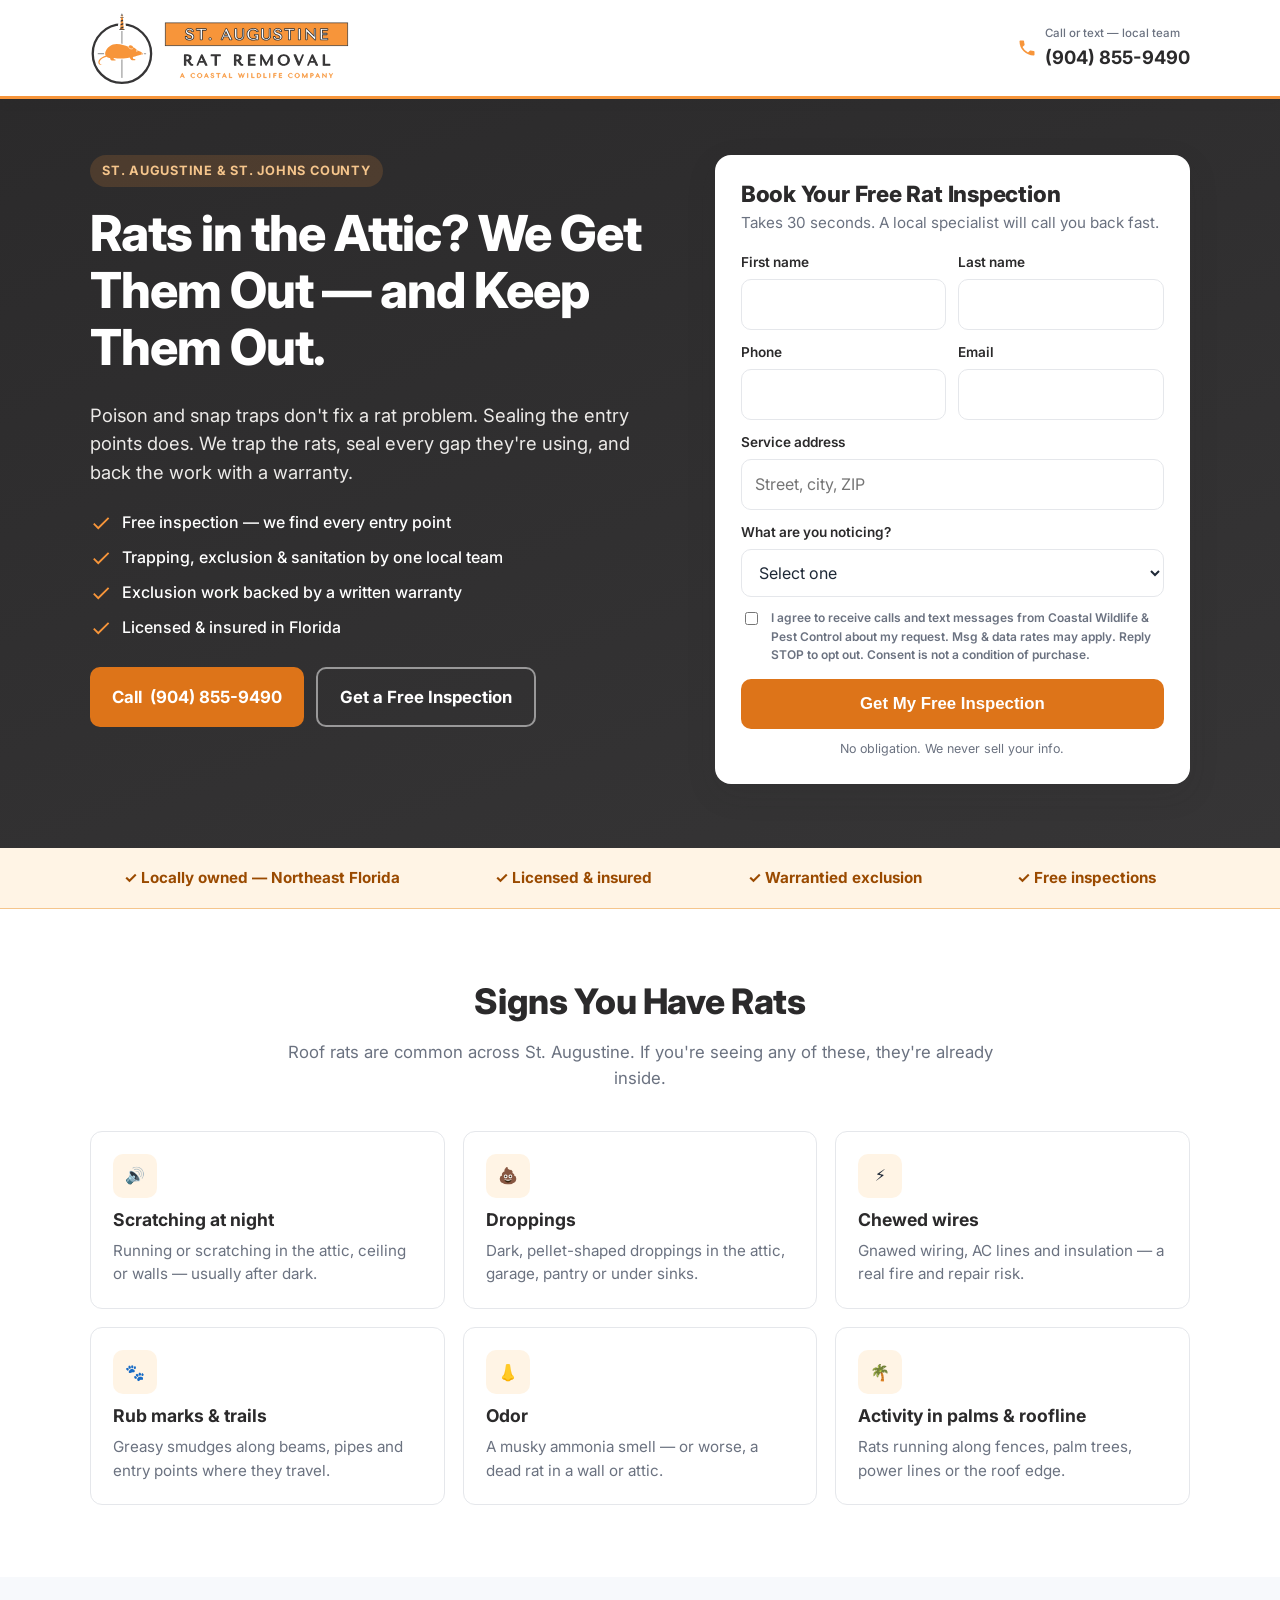
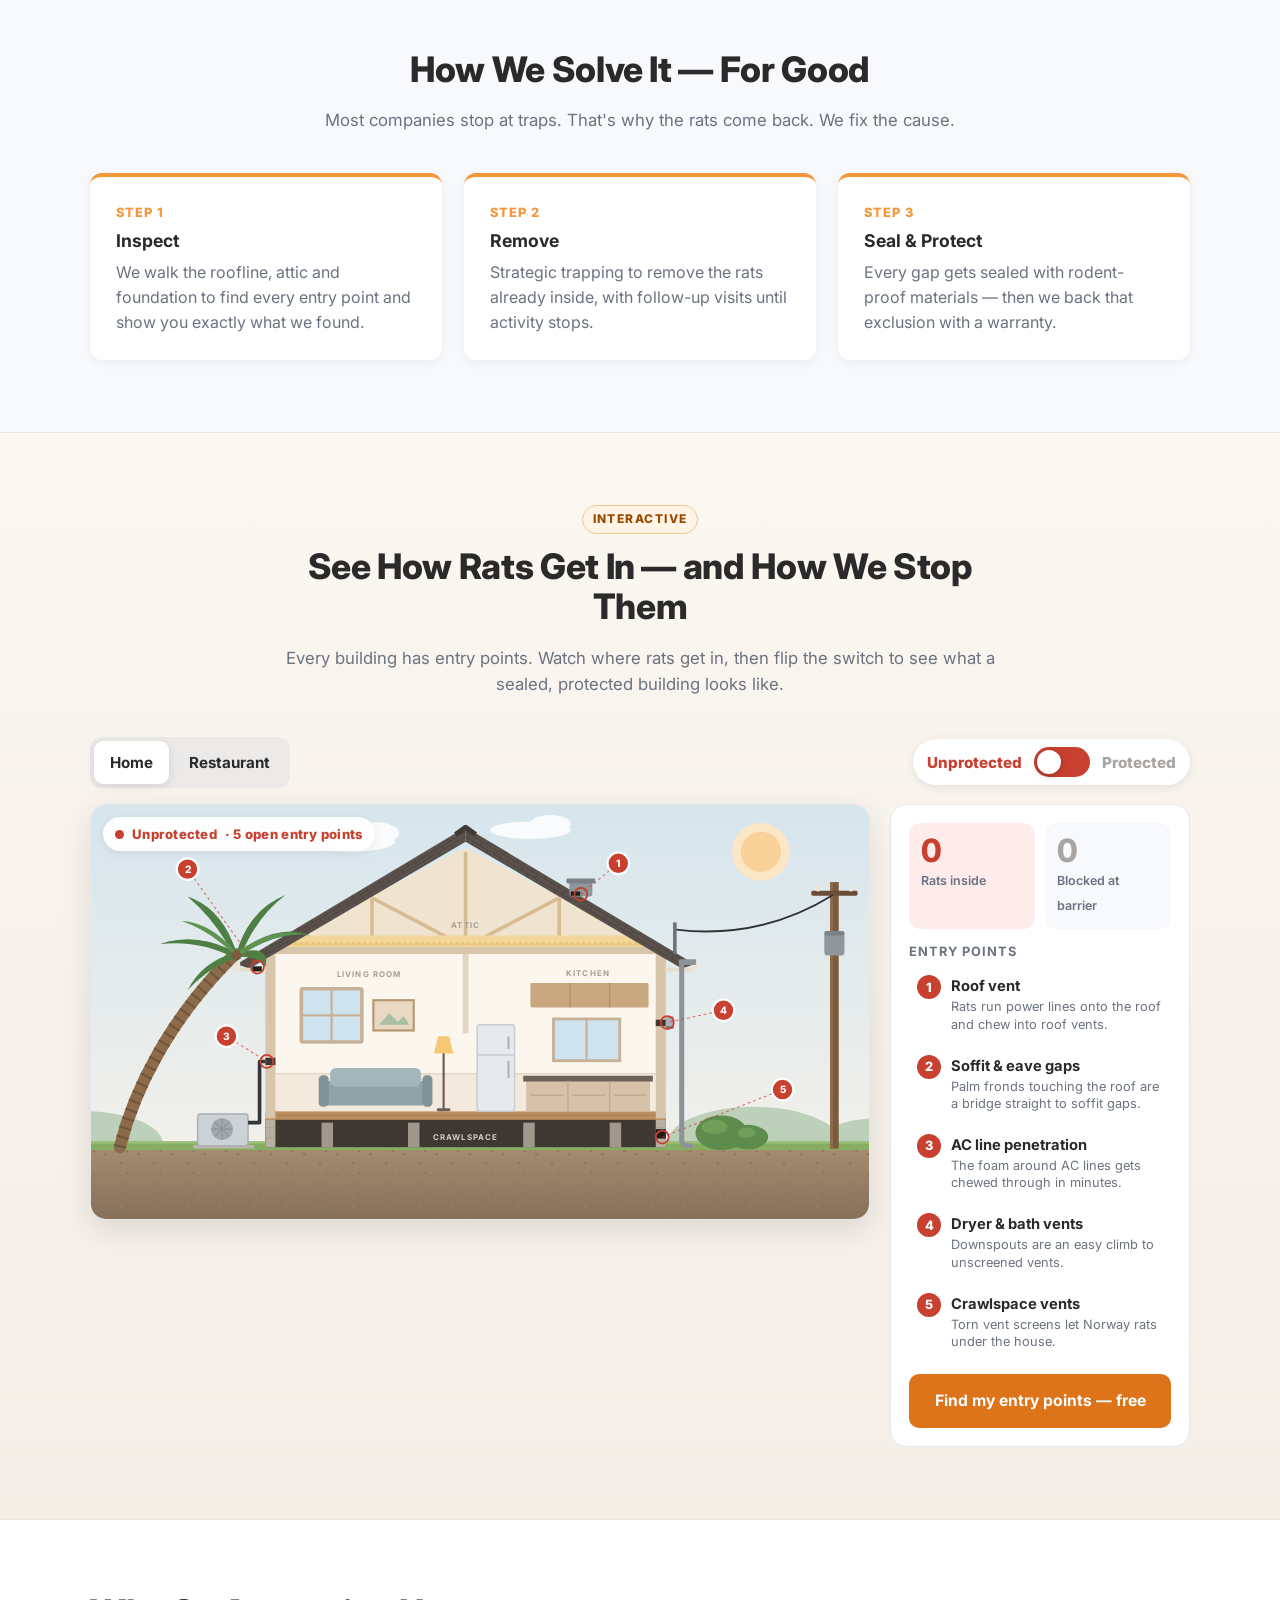
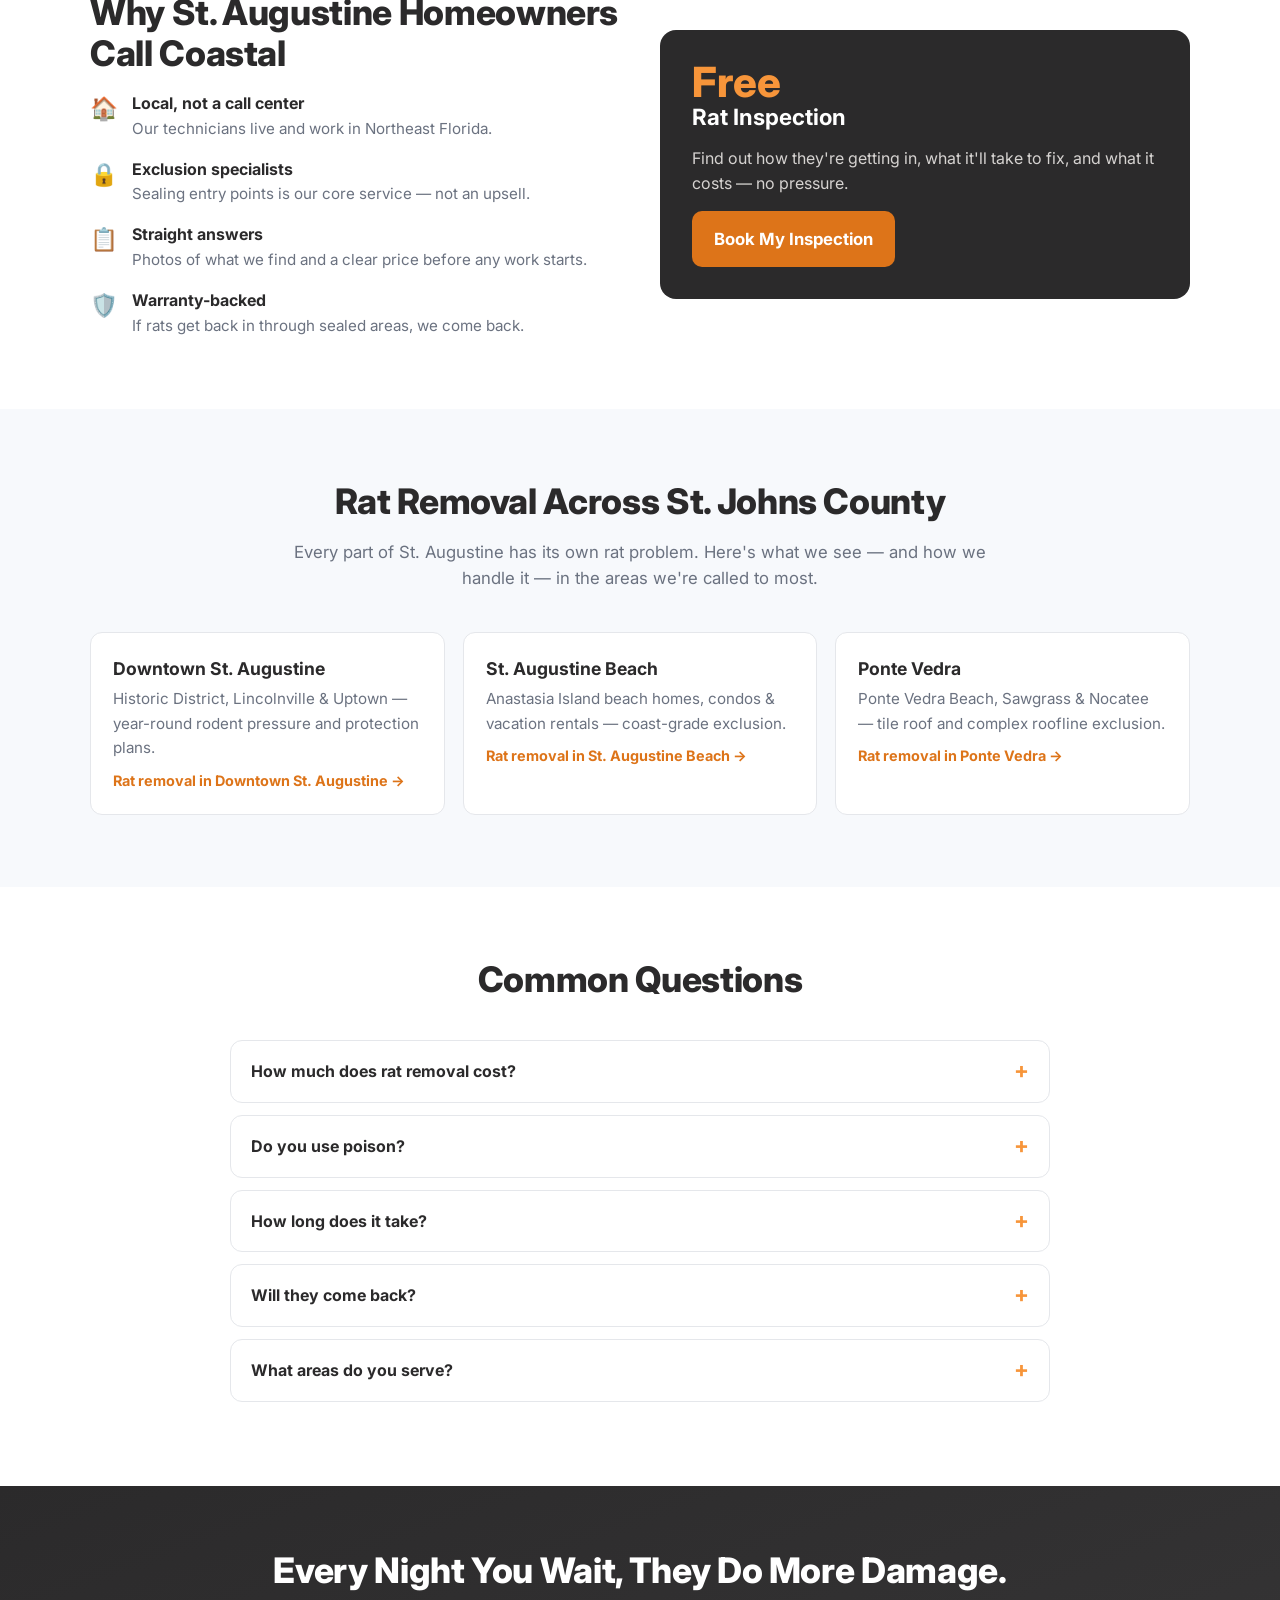
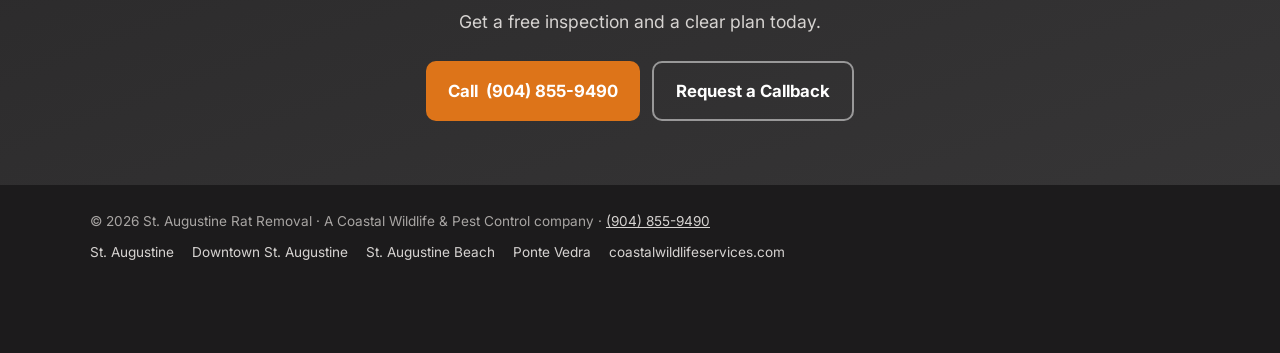
<file: index.html>
<!doctype html>
<html lang="en">
<head>
<meta charset="utf-8">
<meta name="viewport" content="width=device-width, initial-scale=1">
<title>St. Augustine Rat Removal | Rodent Exclusion &amp; Control</title>
<meta name="description" content="Local St. Augustine rat removal. We trap the rats, seal every entry point, and back the exclusion with a warranty. Free inspection — call or request a callback.">
<link rel="canonical" href="https://staugustineratremoval.com/">
<link rel="icon" href="/favicon.ico" sizes="any">
<link rel="icon" href="/img/icon.svg" type="image/svg+xml">
<link rel="apple-touch-icon" href="/apple-touch-icon.png">
<meta name="theme-color" content="#2B2A2B">
<meta property="og:type" content="website">
<meta property="og:title" content="St. Augustine Rat Removal — Rats Out. Entry Points Sealed.">
<meta property="og:description" content="Local St. Augustine rat removal. We trap the rats, seal every entry point, and back the exclusion with a warranty. Free inspection — call or request a callback.">
<meta property="og:image" content="https://staugustineratremoval.com/img/logo-og.png">
<meta property="og:url" content="https://staugustineratremoval.com/">
<meta name="geo.region" content="US-FL">
<link rel="preconnect" href="https://fonts.googleapis.com">
<link rel="preconnect" href="https://fonts.gstatic.com" crossorigin>
<link href="https://fonts.googleapis.com/css2?family=Inter:wght@400;500;600;700;800&display=swap" rel="stylesheet">
<link rel="stylesheet" href="/assets/site.css">

<!-- Google Tag Manager: paste your GTM snippet here (fires Google Ads conversion on the 'lead_submit' dataLayer event) -->
<script type="application/ld+json">{"@context": "https://schema.org", "@graph": [{"@type": "PestControl", "@id": "https://staugustineratremoval.com/#business", "name": "St. Augustine Rat Removal", "alternateName": "Coastal Wildlife & Pest Control", "url": "https://staugustineratremoval.com/", "telephone": "+1-904-855-9490", "logo": "https://staugustineratremoval.com/img/logo-og.png", "image": "https://staugustineratremoval.com/img/logo-og.png", "parentOrganization": {"@type": "Organization", "name": "Coastal Wildlife & Pest Control Services", "url": "https://coastalwildlifeservices.com"}, "areaServed": [{"@type": "City", "name": "St. Augustine, FL"}, {"@type": "City", "name": "St. Augustine Beach, FL"}, {"@type": "City", "name": "Ponte Vedra Beach, FL"}, {"@type": "City", "name": "Nocatee, FL"}, {"@type": "City", "name": "Vilano Beach, FL"}, {"@type": "City", "name": "St. Johns, FL"}, {"@type": "City", "name": "Palm Coast, FL"}]}, {"@type": "WebSite", "@id": "https://staugustineratremoval.com/#website", "url": "https://staugustineratremoval.com/", "name": "St. Augustine Rat Removal", "publisher": {"@id": "https://staugustineratremoval.com/#business"}}, {"@type": "FAQPage", "mainEntity": [{"@type": "Question", "name": "How much does rat removal cost?", "acceptedAnswer": {"@type": "Answer", "text": "It depends on the size of the home and how many entry points need sealing. The inspection is free, and you get a clear, written price before we start."}}, {"@type": "Question", "name": "Do you use poison?", "acceptedAnswer": {"@type": "Answer", "text": "Not inside your home. Poisoned rats often die in walls and attics, causing odor problems. We remove them with trapping and stop new ones by sealing entry points."}}, {"@type": "Question", "name": "How long does it take?", "acceptedAnswer": {"@type": "Answer", "text": "Exclusion work is usually completed in a day or two, with trap checks over the following visits until activity stops."}}, {"@type": "Question", "name": "Will they come back?", "acceptedAnswer": {"@type": "Answer", "text": "Not through the areas we seal — that's what the warranty covers. Sealing entry points is the only permanent fix."}}, {"@type": "Question", "name": "What areas do you serve?", "acceptedAnswer": {"@type": "Answer", "text": "All of St. Johns County, including Downtown St. Augustine, St. Augustine Beach, Ponte Vedra, Nocatee, Vilano Beach, World Golf Village, St. Johns and Palm Coast."}}]}]}</script>
</head>
<body data-area="general">

<header class="top">
  <div class="wrap">
    <a class="brand" href="/">
      <img src="/img/logo-horizontal.svg" width="1140" height="324" alt="St. Augustine Rat Removal — a Coastal Wildlife company">
    </a>
    <a class="call js-tel" href="tel:+19048559490">
      <svg width="20" height="20" viewBox="0 0 24 24" fill="#F7953A" aria-hidden="true"><path d="M6.6 10.8a15.1 15.1 0 0 0 6.6 6.6l2.2-2.2c.3-.3.7-.4 1-.2 1.1.4 2.3.6 3.6.6.6 0 1 .4 1 1V20c0 .6-.4 1-1 1A17 17 0 0 1 3 4c0-.6.4-1 1-1h3.5c.6 0 1 .4 1 1 0 1.3.2 2.5.6 3.6.1.3 0 .7-.2 1z"/></svg>
      <span><small class="lbl">Call or text — local team</small><span class="num js-phone">(904) 855-9490</span></span>
    </a>
  </div>
</header>

<section class="hero">
  <div class="wrap grid">
    <div>
      <span class="eyebrow">St. Augustine &amp; St. Johns County</span>
      <h1>Rats in the Attic? We Get Them Out — and Keep Them Out.</h1>
      <p class="lead">Poison and snap traps don't fix a rat problem. Sealing the entry points does. We trap the rats, seal every gap they're using, and back the work with a warranty.</p>
      <ul class="checks">
        <li><svg viewBox="0 0 24 24" fill="#F7953A" aria-hidden="true"><path d="M9 16.2 4.8 12l-1.4 1.4L9 19 21 7l-1.4-1.4z"/></svg>Free inspection — we find every entry point</li>
        <li><svg viewBox="0 0 24 24" fill="#F7953A" aria-hidden="true"><path d="M9 16.2 4.8 12l-1.4 1.4L9 19 21 7l-1.4-1.4z"/></svg>Trapping, exclusion &amp; sanitation by one local team</li>
        <li><svg viewBox="0 0 24 24" fill="#F7953A" aria-hidden="true"><path d="M9 16.2 4.8 12l-1.4 1.4L9 19 21 7l-1.4-1.4z"/></svg>Exclusion work backed by a written warranty</li>
        <li><svg viewBox="0 0 24 24" fill="#F7953A" aria-hidden="true"><path d="M9 16.2 4.8 12l-1.4 1.4L9 19 21 7l-1.4-1.4z"/></svg>Licensed &amp; insured in Florida</li>
      </ul>
      <div class="hero-ctas">
        <a class="btn btn-orange js-tel" href="tel:+19048559490">Call <span class="js-phone">(904) 855-9490</span></a>
        <a class="btn btn-ghost" href="#quote">Get a Free Inspection</a>
      </div>
    </div>

    <div class="card" id="quote">
      <div id="formWrap">
        <h2>Book Your Free Rat Inspection</h2>
        <p class="sub">Takes 30 seconds. A local specialist will call you back fast.</p>
        <form id="leadForm" novalidate>
          <div class="row">
            <div class="field"><label for="first_name">First name</label><input id="first_name" name="first_name" autocomplete="given-name" required></div>
            <div class="field"><label for="last_name">Last name</label><input id="last_name" name="last_name" autocomplete="family-name" required></div>
          </div>
          <div class="row">
            <div class="field"><label for="phone">Phone</label><input id="phone" name="phone" type="tel" inputmode="tel" autocomplete="tel" required></div>
            <div class="field"><label for="email">Email</label><input id="email" name="email" type="email" autocomplete="email"></div>
          </div>
          <div class="field"><label for="address">Service address</label><input id="address" name="address" autocomplete="street-address" placeholder="Street, city, ZIP" required></div>
          <div class="field">
            <label for="issue">What are you noticing?</label>
            <select id="issue" name="issue" required>
              <option value="">Select one</option>
              <option>Scratching / noises in attic or walls</option>
              <option>Saw a rat inside or outside</option>
              <option>Droppings or chewed items</option>
              <option>Chewed wires / insulation damage</option>
              <option>Need entry points sealed</option>
              <option>Interested in a protection plan</option>
              <option>Something else</option>
            </select>
          </div>
          <input class="hp" type="text" name="company_website" tabindex="-1" autocomplete="off" aria-hidden="true">
          <label class="consent"><input type="checkbox" name="sms_consent" value="yes">I agree to receive calls and text messages from Coastal Wildlife &amp; Pest Control about my request. Msg &amp; data rates may apply. Reply STOP to opt out. Consent is not a condition of purchase.</label>
          <button class="btn btn-orange" type="submit" id="submitBtn">Get My Free Inspection</button>
          <p class="err" id="formErr">Please fill in your name, phone, address and issue.</p>
          <p class="fine">No obligation. We never sell your info.</p>
        </form>
      </div>
      <div class="thanks" id="thanks">
        <svg width="56" height="56" viewBox="0 0 24 24" fill="#F7953A" aria-hidden="true"><path d="M12 2a10 10 0 1 0 0 20 10 10 0 0 0 0-20zm-2 15-5-5 1.4-1.4L10 14.2l7.6-7.6L19 8z"/></svg>
        <h2>Got it — we're on it.</h2>
        <p class="sub">A specialist will call you shortly. Need us sooner?</p>
        <a class="btn btn-orange js-tel" href="tel:+19048559490">Call <span class="js-phone">(904) 855-9490</span></a>
      </div>
    </div>
  </div>
</section>

<div class="trust">
  <div class="wrap">
    <span>✓ Locally owned — Northeast Florida</span>
    <span>✓ Licensed &amp; insured</span>
    <span>✓ Warrantied exclusion</span>
    <span>✓ Free inspections</span>
  </div>
</div>

<section class="block">
  <div class="wrap">
    <div class="center">
      <h2>Signs You Have Rats</h2>
      <p>Roof rats are common across St. Augustine. If you're seeing any of these, they're already inside.</p>
    </div>
    <div class="signs">
      <div class="tile"><div class="ic">🔊</div><h3>Scratching at night</h3><p>Running or scratching in the attic, ceiling or walls — usually after dark.</p></div>
      <div class="tile"><div class="ic">💩</div><h3>Droppings</h3><p>Dark, pellet-shaped droppings in the attic, garage, pantry or under sinks.</p></div>
      <div class="tile"><div class="ic">⚡</div><h3>Chewed wires</h3><p>Gnawed wiring, AC lines and insulation — a real fire and repair risk.</p></div>
      <div class="tile"><div class="ic">🐾</div><h3>Rub marks &amp; trails</h3><p>Greasy smudges along beams, pipes and entry points where they travel.</p></div>
      <div class="tile"><div class="ic">👃</div><h3>Odor</h3><p>A musky ammonia smell — or worse, a dead rat in a wall or attic.</p></div>
      <div class="tile"><div class="ic">🌴</div><h3>Activity in palms &amp; roofline</h3><p>Rats running along fences, palm trees, power lines or the roof edge.</p></div>
    </div>
  </div>
</section>

<section class="block alt">
  <div class="wrap">
    <div class="center">
      <h2>How We Solve It — For Good</h2>
      <p>Most companies stop at traps. That's why the rats come back. We fix the cause.</p>
    </div>
    <div class="steps">
      <div class="step"><h3>Inspect</h3><p>We walk the roofline, attic and foundation to find every entry point and show you exactly what we found.</p></div>
      <div class="step"><h3>Remove</h3><p>Strategic trapping to remove the rats already inside, with follow-up visits until activity stops.</p></div>
      <div class="step"><h3>Seal &amp; Protect</h3><p>Every gap gets sealed with rodent-proof materials — then we back that exclusion with a warranty.</p></div>
    </div>
  </div>
</section>

<section class="block simsec" id="how-rats-get-in">
  <div class="wrap">
    <div class="center"><span class="kicker">Interactive</span><h2>See How Rats Get In — and How We Stop Them</h2><p>Every building has entry points. Watch where rats get in, then flip the switch to see what a sealed, protected building looks like.</p></div>
    <div class="ratsim" data-ratsim data-scene="home"></div>
  </div>
</section>

<section class="block">
  <div class="wrap why">
    <div>
      <h2>Why St. Augustine Homeowners Call Coastal</h2>
      <ul>
        <li><span style="font-size:1.4rem">🏠</span><div><b>Local, not a call center</b><span>Our technicians live and work in Northeast Florida.</span></div></li>
        <li><span style="font-size:1.4rem">🔒</span><div><b>Exclusion specialists</b><span>Sealing entry points is our core service — not an upsell.</span></div></li>
        <li><span style="font-size:1.4rem">📋</span><div><b>Straight answers</b><span>Photos of what we find and a clear price before any work starts.</span></div></li>
        <li><span style="font-size:1.4rem">🛡️</span><div><b>Warranty-backed</b><span>If rats get back in through sealed areas, we come back.</span></div></li>
      </ul>
    </div>
    <div class="callout">
      <div class="big">Free</div>
      <h3>Rat Inspection</h3>
      <p>Find out how they're getting in, what it'll take to fix, and what it costs — no pressure.</p>
      <a class="btn btn-orange" href="#quote">Book My Inspection</a>
    </div>
  </div>
</section>
<section class="block alt">
  <div class="wrap">
    <div class="center"><h2>Rat Removal Across St. Johns County</h2><p>Every part of St. Augustine has its own rat problem. Here's what we see — and how we handle it — in the areas we're called to most.</p></div>
    <div class="areas">
      <a class="area" href="/downtown-st-augustine/"><b>Downtown St. Augustine</b><span>Historic District, Lincolnville &amp; Uptown — year-round rodent pressure and protection plans.</span><em>Rat removal in Downtown St. Augustine →</em></a>
      <a class="area" href="/st-augustine-beach/"><b>St. Augustine Beach</b><span>Anastasia Island beach homes, condos &amp; vacation rentals — coast-grade exclusion.</span><em>Rat removal in St. Augustine Beach →</em></a>
      <a class="area" href="/ponte-vedra/"><b>Ponte Vedra</b><span>Ponte Vedra Beach, Sawgrass &amp; Nocatee — tile roof and complex roofline exclusion.</span><em>Rat removal in Ponte Vedra →</em></a>
    </div>
  </div>
</section>
<section class="block" id="faq">
  <div class="wrap">
    <div class="center"><h2>Common Questions</h2></div>
    <div class="faq">
      <details><summary>How much does rat removal cost?</summary><p>It depends on the size of the home and how many entry points need sealing. The inspection is free, and you get a clear, written price before we start.</p></details>
      <details><summary>Do you use poison?</summary><p>Not inside your home. Poisoned rats often die in walls and attics, causing odor problems. We remove them with trapping and stop new ones by sealing entry points.</p></details>
      <details><summary>How long does it take?</summary><p>Exclusion work is usually completed in a day or two, with trap checks over the following visits until activity stops.</p></details>
      <details><summary>Will they come back?</summary><p>Not through the areas we seal — that's what the warranty covers. Sealing entry points is the only permanent fix.</p></details>
      <details><summary>What areas do you serve?</summary><p>All of St. Johns County, including <a href="/downtown-st-augustine/">Downtown St. Augustine</a>, <a href="/st-augustine-beach/">St. Augustine Beach</a>, <a href="/ponte-vedra/">Ponte Vedra</a>, Nocatee, Vilano Beach, World Golf Village, St. Johns and Palm Coast.</p></details>
    </div>
  </div>
</section>
<section class="final">
  <div class="wrap">
    <h2>Every Night You Wait, They Do More Damage.</h2>
    <p>Get a free inspection and a clear plan today.</p>
    <div class="hero-ctas" style="justify-content:center">
      <a class="btn btn-orange js-tel" href="tel:+19048559490">Call <span class="js-phone">(904) 855-9490</span></a>
      <a class="btn btn-ghost" href="#quote">Request a Callback</a>
    </div>
  </div>
</section>

<footer>
  <div class="wrap">
    <span>© <span id="yr"></span> St. Augustine Rat Removal · A Coastal Wildlife &amp; Pest Control company · <a class="js-tel" href="tel:+19048559490"><span class="js-phone">(904) 855-9490</span></a></span>
    <nav class="links" aria-label="Service areas"><a href="/">St. Augustine</a> <a href="/downtown-st-augustine/">Downtown St. Augustine</a> <a href="/st-augustine-beach/">St. Augustine Beach</a> <a href="/ponte-vedra/">Ponte Vedra</a> <a href="https://coastalwildlifeservices.com">coastalwildlifeservices.com</a></nav>
  </div>
</footer>

<div class="mbar">
  <a class="btn btn-orange js-tel" href="tel:+19048559490">📞 Call Now</a>
  <a class="btn btn-navy" href="#quote">Free Inspection</a>
</div>

<script src="/assets/site.js?v=3"></script>
<script src="/assets/rat-sim.js?v=3" defer></script>
<script src="https://cdn.callrail.com/companies/403239938/b31ee02e3ae59db658df/12/swap.js"></script>
</body>
</html>
</file>
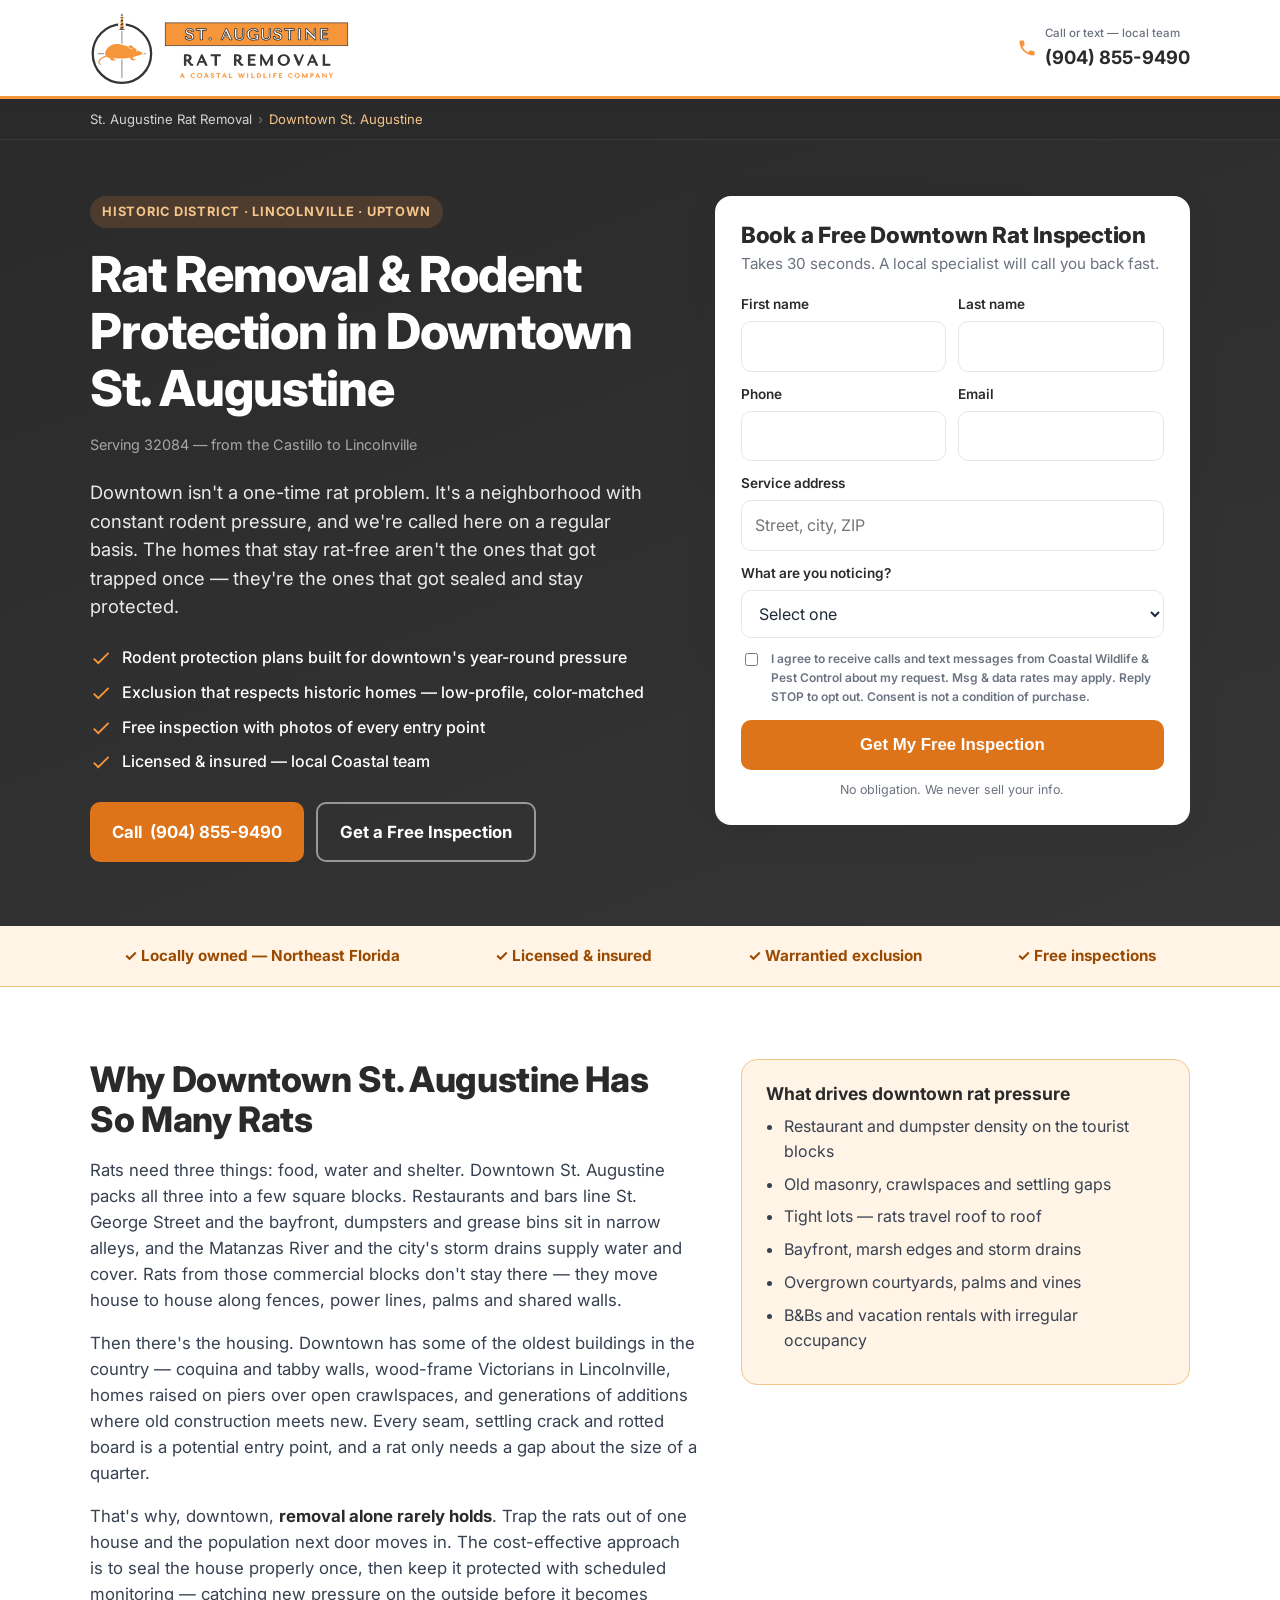
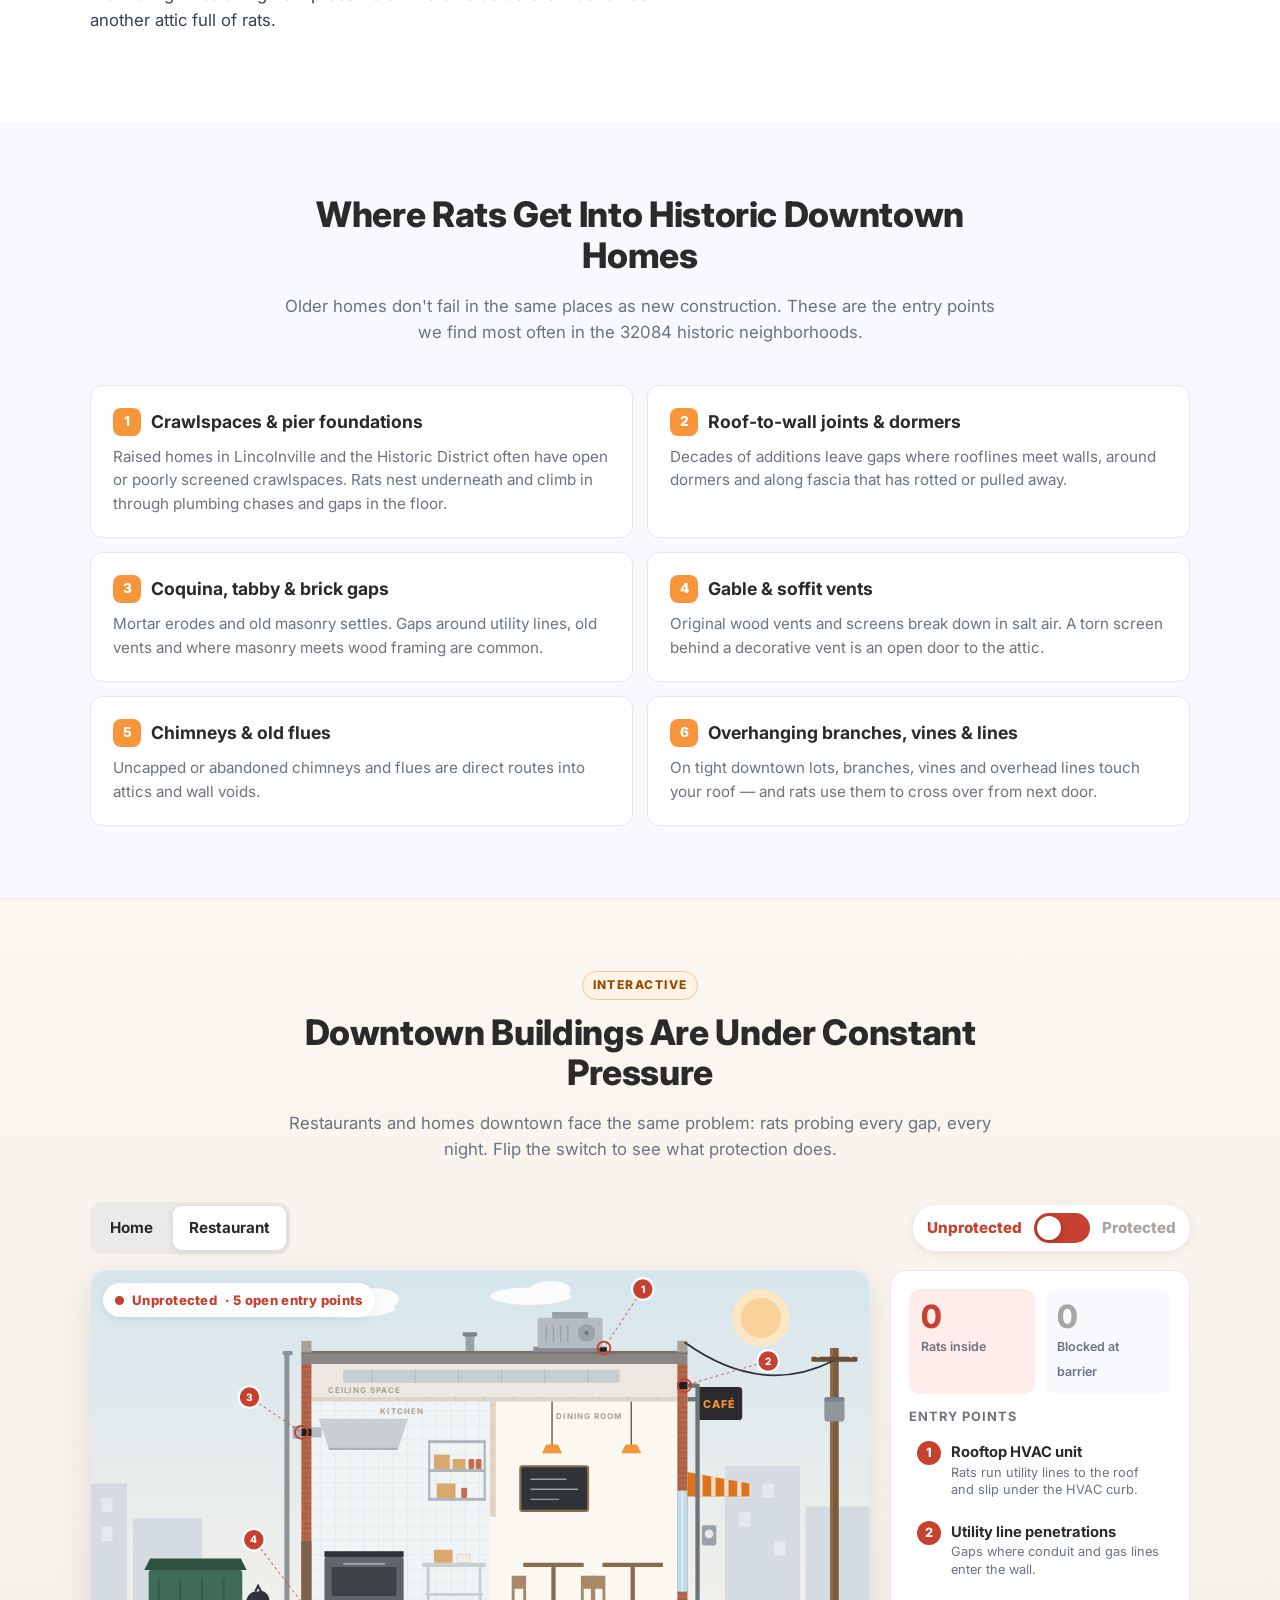
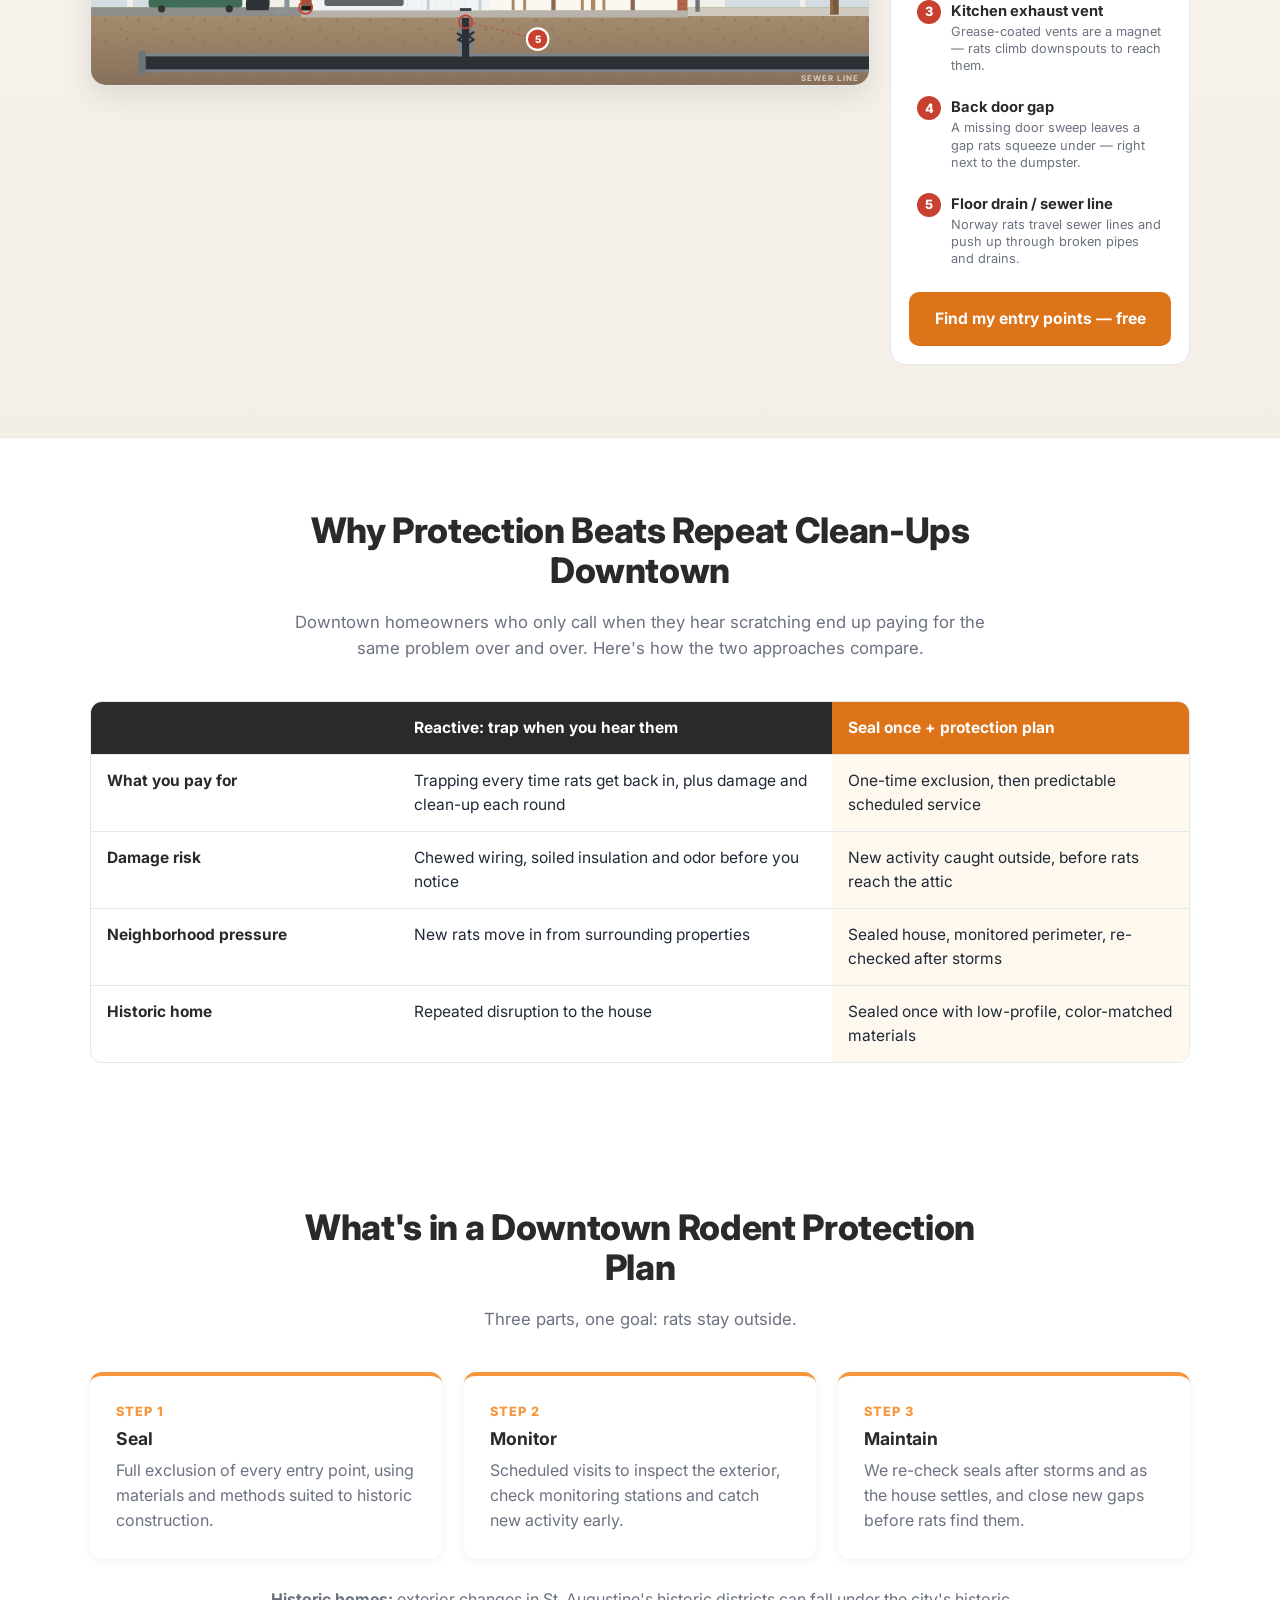
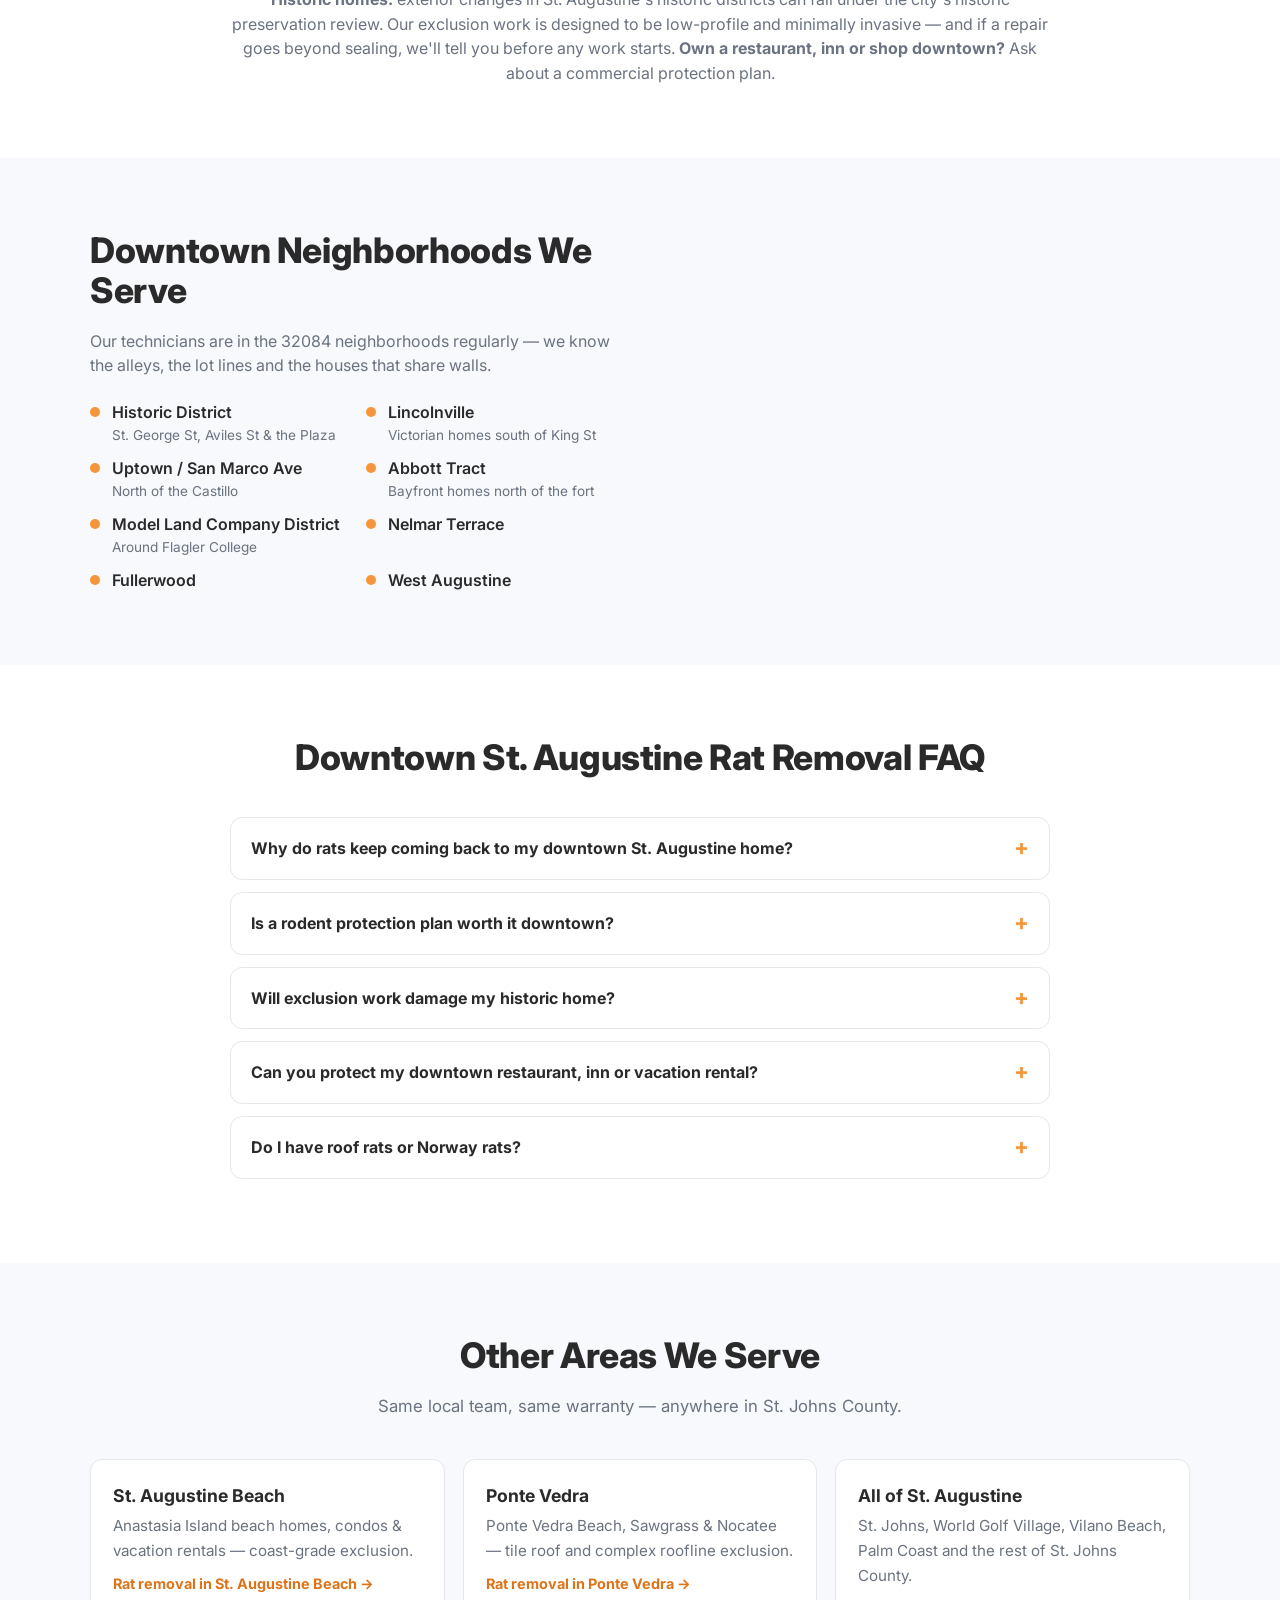
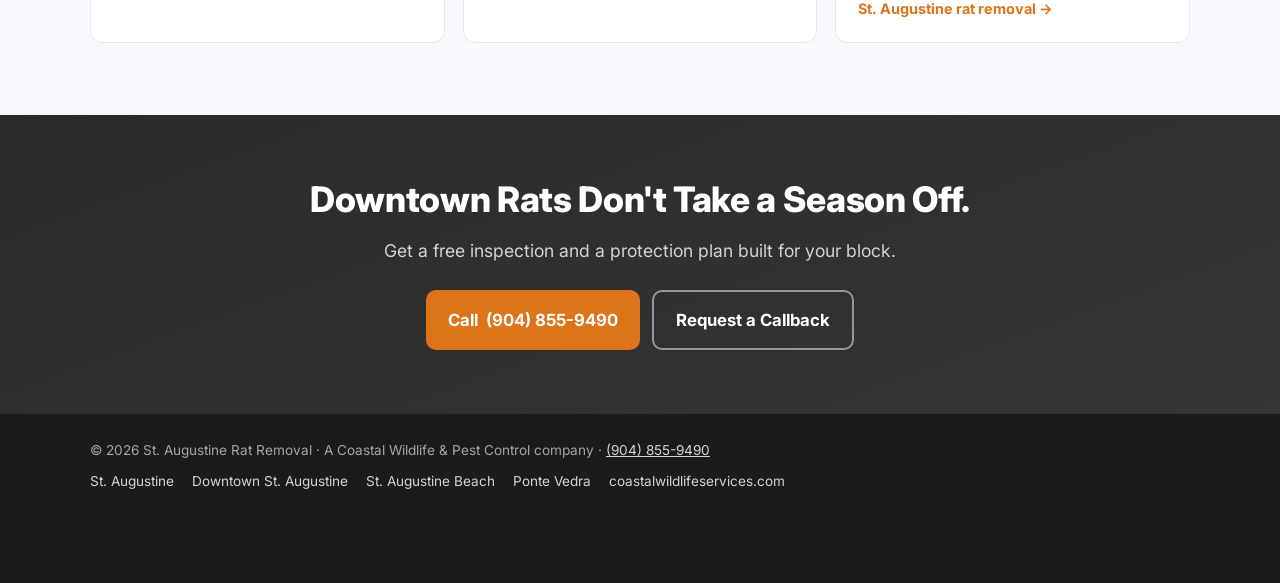
<file: downtown-st-augustine/index.html>
<!doctype html>
<html lang="en">
<head>
<meta charset="utf-8">
<meta name="viewport" content="width=device-width, initial-scale=1">
<title>Downtown St. Augustine Rat Removal &amp; Rodent Prevention</title>
<meta name="description" content="Downtown St. Augustine has constant rat pressure. We remove rats, seal historic homes carefully, and keep them out with a protection plan. Free inspection.">
<link rel="canonical" href="https://staugustineratremoval.com/downtown-st-augustine/">
<link rel="icon" href="/favicon.ico" sizes="any">
<link rel="icon" href="/img/icon.svg" type="image/svg+xml">
<link rel="apple-touch-icon" href="/apple-touch-icon.png">
<meta name="theme-color" content="#2B2A2B">
<meta property="og:type" content="website">
<meta property="og:title" content="Rat Removal &amp; Rodent Protection in Downtown St. Augustine">
<meta property="og:description" content="Downtown St. Augustine has constant rat pressure. We remove rats, seal historic homes carefully, and keep them out with a protection plan. Free inspection.">
<meta property="og:image" content="https://staugustineratremoval.com/img/logo-og.png">
<meta property="og:url" content="https://staugustineratremoval.com/downtown-st-augustine/">
<meta name="geo.region" content="US-FL">
<link rel="preconnect" href="https://fonts.googleapis.com">
<link rel="preconnect" href="https://fonts.gstatic.com" crossorigin>
<link href="https://fonts.googleapis.com/css2?family=Inter:wght@400;500;600;700;800&display=swap" rel="stylesheet">
<link rel="stylesheet" href="/assets/site.css">

<!-- Google Tag Manager: paste your GTM snippet here (fires Google Ads conversion on the 'lead_submit' dataLayer event) -->
<script type="application/ld+json">{"@context": "https://schema.org", "@graph": [{"@type": "PestControl", "@id": "https://staugustineratremoval.com/#business", "name": "St. Augustine Rat Removal", "alternateName": "Coastal Wildlife & Pest Control", "url": "https://staugustineratremoval.com/", "telephone": "+1-904-855-9490", "logo": "https://staugustineratremoval.com/img/logo-og.png", "image": "https://staugustineratremoval.com/img/logo-og.png", "parentOrganization": {"@type": "Organization", "name": "Coastal Wildlife & Pest Control Services", "url": "https://coastalwildlifeservices.com"}, "areaServed": [{"@type": "City", "name": "St. Augustine, FL"}, {"@type": "City", "name": "St. Augustine Beach, FL"}, {"@type": "City", "name": "Ponte Vedra Beach, FL"}, {"@type": "City", "name": "Nocatee, FL"}, {"@type": "City", "name": "Vilano Beach, FL"}, {"@type": "City", "name": "St. Johns, FL"}, {"@type": "City", "name": "Palm Coast, FL"}]}, {"@type": "Service", "@id": "https://staugustineratremoval.com/downtown-st-augustine/#service", "name": "Rat Removal & Rodent Protection in Downtown St. Augustine", "serviceType": "Rat removal and rodent exclusion", "url": "https://staugustineratremoval.com/downtown-st-augustine/", "provider": {"@id": "https://staugustineratremoval.com/#business"}, "areaServed": {"@type": "Place", "name": "Downtown St. Augustine, FL 32084", "geo": {"@type": "GeoCoordinates", "latitude": 29.8925, "longitude": -81.313}}, "description": "Downtown St. Augustine has constant rat pressure. We remove rats, seal historic homes carefully, and keep them out with a protection plan. Free inspection."}, {"@type": "WebPage", "@id": "https://staugustineratremoval.com/downtown-st-augustine/", "url": "https://staugustineratremoval.com/downtown-st-augustine/", "name": "Downtown St. Augustine Rat Removal & Rodent Prevention", "about": {"@id": "https://staugustineratremoval.com/downtown-st-augustine/#service"}, "breadcrumb": {"@id": "https://staugustineratremoval.com/downtown-st-augustine/#breadcrumb"}}, {"@type": "BreadcrumbList", "@id": "https://staugustineratremoval.com/downtown-st-augustine/#breadcrumb", "itemListElement": [{"@type": "ListItem", "position": 1, "name": "St. Augustine Rat Removal", "item": "https://staugustineratremoval.com/"}, {"@type": "ListItem", "position": 2, "name": "Downtown St. Augustine", "item": "https://staugustineratremoval.com/downtown-st-augustine/"}]}, {"@type": "FAQPage", "mainEntity": [{"@type": "Question", "name": "Why do rats keep coming back to my downtown St. Augustine home?", "acceptedAnswer": {"@type": "Answer", "text": "Because the pressure around you never goes away. Restaurants, dumpsters, old buildings and tight lots support a large rat population, so trapping the rats inside only makes room for the next ones. The fix is sealing every entry point and keeping the house protected."}}, {"@type": "Question", "name": "Is a rodent protection plan worth it downtown?", "acceptedAnswer": {"@type": "Answer", "text": "For most downtown homes, yes. One attic infestation can mean chewed wiring, contaminated insulation and odor clean-up. A protection plan catches new activity on the outside — before rats get established — at a predictable cost."}}, {"@type": "Question", "name": "Will exclusion work damage my historic home?", "acceptedAnswer": {"@type": "Answer", "text": "No. We use low-profile, color-matched materials and methods suited to older construction. If a gap needs carpentry or masonry repair, we'll show you photos and explain the options first."}}, {"@type": "Question", "name": "Can you protect my downtown restaurant, inn or vacation rental?", "acceptedAnswer": {"@type": "Answer", "text": "Yes. We service commercial and short-term rental properties downtown. A rodent sighting at a B&B or rental turns into a bad review fast, so we set those properties up on scheduled protection."}}, {"@type": "Question", "name": "Do I have roof rats or Norway rats?", "acceptedAnswer": {"@type": "Answer", "text": "Downtown has both. Roof rats climb — they're the ones in attics and running along power lines. Norway rats burrow — they show up in crawlspaces, along foundations and near the bayfront and drains. Treatment differs, which is why the inspection matters."}}]}]}</script>
</head>
<body data-area="downtown-st-augustine">

<header class="top">
  <div class="wrap">
    <a class="brand" href="/">
      <img src="/img/logo-horizontal.svg" width="1140" height="324" alt="St. Augustine Rat Removal — a Coastal Wildlife company">
    </a>
    <a class="call js-tel" href="tel:+19048559490">
      <svg width="20" height="20" viewBox="0 0 24 24" fill="#F7953A" aria-hidden="true"><path d="M6.6 10.8a15.1 15.1 0 0 0 6.6 6.6l2.2-2.2c.3-.3.7-.4 1-.2 1.1.4 2.3.6 3.6.6.6 0 1 .4 1 1V20c0 .6-.4 1-1 1A17 17 0 0 1 3 4c0-.6.4-1 1-1h3.5c.6 0 1 .4 1 1 0 1.3.2 2.5.6 3.6.1.3 0 .7-.2 1z"/></svg>
      <span><small class="lbl">Call or text — local team</small><span class="num js-phone">(904) 855-9490</span></span>
    </a>
  </div>
</header>
<nav class="crumbs" aria-label="Breadcrumb"><div class="wrap"><ol>
  <li><a href="/">St. Augustine Rat Removal</a></li>
  <li><span aria-current="page">Downtown St. Augustine</span></li>
</ol></div></nav>

<section class="hero">
  <div class="wrap grid">
    <div>
      <span class="eyebrow">Historic District · Lincolnville · Uptown</span>
      <h1>Rat Removal &amp; Rodent Protection in Downtown St. Augustine</h1>
      <p class="zip">Serving 32084 — from the Castillo to Lincolnville</p>
      <p class="lead">Downtown isn't a one-time rat problem. It's a neighborhood with constant rodent pressure, and we're called here on a regular basis. The homes that stay rat-free aren't the ones that got trapped once — they're the ones that got sealed and stay protected.</p>
      <ul class="checks">
        <li><svg viewBox="0 0 24 24" fill="#F7953A" aria-hidden="true"><path d="M9 16.2 4.8 12l-1.4 1.4L9 19 21 7l-1.4-1.4z"/></svg>Rodent protection plans built for downtown's year-round pressure</li>
        <li><svg viewBox="0 0 24 24" fill="#F7953A" aria-hidden="true"><path d="M9 16.2 4.8 12l-1.4 1.4L9 19 21 7l-1.4-1.4z"/></svg>Exclusion that respects historic homes — low-profile, color-matched</li>
        <li><svg viewBox="0 0 24 24" fill="#F7953A" aria-hidden="true"><path d="M9 16.2 4.8 12l-1.4 1.4L9 19 21 7l-1.4-1.4z"/></svg>Free inspection with photos of every entry point</li>
        <li><svg viewBox="0 0 24 24" fill="#F7953A" aria-hidden="true"><path d="M9 16.2 4.8 12l-1.4 1.4L9 19 21 7l-1.4-1.4z"/></svg>Licensed &amp; insured — local Coastal team</li>
      </ul>
      <div class="hero-ctas">
        <a class="btn btn-orange js-tel" href="tel:+19048559490">Call <span class="js-phone">(904) 855-9490</span></a>
        <a class="btn btn-ghost" href="#quote">Get a Free Inspection</a>
      </div>
    </div>

    <div class="card" id="quote">
      <div id="formWrap">
        <h2>Book a Free Downtown Rat Inspection</h2>
        <p class="sub">Takes 30 seconds. A local specialist will call you back fast.</p>
        <form id="leadForm" novalidate>
          <div class="row">
            <div class="field"><label for="first_name">First name</label><input id="first_name" name="first_name" autocomplete="given-name" required></div>
            <div class="field"><label for="last_name">Last name</label><input id="last_name" name="last_name" autocomplete="family-name" required></div>
          </div>
          <div class="row">
            <div class="field"><label for="phone">Phone</label><input id="phone" name="phone" type="tel" inputmode="tel" autocomplete="tel" required></div>
            <div class="field"><label for="email">Email</label><input id="email" name="email" type="email" autocomplete="email"></div>
          </div>
          <div class="field"><label for="address">Service address</label><input id="address" name="address" autocomplete="street-address" placeholder="Street, city, ZIP" required></div>
          <div class="field">
            <label for="issue">What are you noticing?</label>
            <select id="issue" name="issue" required>
              <option value="">Select one</option>
              <option>Scratching / noises in attic or walls</option>
              <option>Saw a rat inside or outside</option>
              <option>Droppings or chewed items</option>
              <option>Chewed wires / insulation damage</option>
              <option>Need entry points sealed</option>
              <option>Interested in a protection plan</option>
              <option>Something else</option>
            </select>
          </div>
          <input class="hp" type="text" name="company_website" tabindex="-1" autocomplete="off" aria-hidden="true">
          <label class="consent"><input type="checkbox" name="sms_consent" value="yes">I agree to receive calls and text messages from Coastal Wildlife &amp; Pest Control about my request. Msg &amp; data rates may apply. Reply STOP to opt out. Consent is not a condition of purchase.</label>
          <button class="btn btn-orange" type="submit" id="submitBtn">Get My Free Inspection</button>
          <p class="err" id="formErr">Please fill in your name, phone, address and issue.</p>
          <p class="fine">No obligation. We never sell your info.</p>
        </form>
      </div>
      <div class="thanks" id="thanks">
        <svg width="56" height="56" viewBox="0 0 24 24" fill="#F7953A" aria-hidden="true"><path d="M12 2a10 10 0 1 0 0 20 10 10 0 0 0 0-20zm-2 15-5-5 1.4-1.4L10 14.2l7.6-7.6L19 8z"/></svg>
        <h2>Got it — we're on it.</h2>
        <p class="sub">A specialist will call you shortly. Need us sooner?</p>
        <a class="btn btn-orange js-tel" href="tel:+19048559490">Call <span class="js-phone">(904) 855-9490</span></a>
      </div>
    </div>
  </div>
</section>

<div class="trust">
  <div class="wrap">
    <span>✓ Locally owned — Northeast Florida</span>
    <span>✓ Licensed &amp; insured</span>
    <span>✓ Warrantied exclusion</span>
    <span>✓ Free inspections</span>
  </div>
</div>

<section class="block">
  <div class="wrap split">
    <div class="prose">
      <h2>Why Downtown St. Augustine Has So Many Rats</h2>
      <p>Rats need three things: food, water and shelter. Downtown St. Augustine packs all three into a few square blocks. Restaurants and bars line St. George Street and the bayfront, dumpsters and grease bins sit in narrow alleys, and the Matanzas River and the city's storm drains supply water and cover. Rats from those commercial blocks don't stay there — they move house to house along fences, power lines, palms and shared walls.</p>
      <p>Then there's the housing. Downtown has some of the oldest buildings in the country — coquina and tabby walls, wood-frame Victorians in Lincolnville, homes raised on piers over open crawlspaces, and generations of additions where old construction meets new. Every seam, settling crack and rotted board is a potential entry point, and a rat only needs a gap about the size of a quarter.</p>
      <p>That's why, downtown, <strong>removal alone rarely holds</strong>. Trap the rats out of one house and the population next door moves in. The cost-effective approach is to seal the house properly once, then keep it protected with scheduled monitoring — catching new pressure on the outside before it becomes another attic full of rats.</p>
    </div>
    <aside class="aside">
      <h3>What drives downtown rat pressure</h3>
      <ul>
          <li>Restaurant and dumpster density on the tourist blocks</li>
          <li>Old masonry, crawlspaces and settling gaps</li>
          <li>Tight lots — rats travel roof to roof</li>
          <li>Bayfront, marsh edges and storm drains</li>
          <li>Overgrown courtyards, palms and vines</li>
          <li>B&amp;Bs and vacation rentals with irregular occupancy</li>
      </ul>
    </aside>
  </div>
</section>

<section class="block alt">
  <div class="wrap">
    <div class="center">
      <h2>Where Rats Get Into Historic Downtown Homes</h2>
      <p>Older homes don't fail in the same places as new construction. These are the entry points we find most often in the 32084 historic neighborhoods.</p>
    </div>
    <div class="entry">
      <div class="tile"><h3><span>1</span>Crawlspaces &amp; pier foundations</h3><p>Raised homes in Lincolnville and the Historic District often have open or poorly screened crawlspaces. Rats nest underneath and climb in through plumbing chases and gaps in the floor.</p></div>
      <div class="tile"><h3><span>2</span>Roof-to-wall joints &amp; dormers</h3><p>Decades of additions leave gaps where rooflines meet walls, around dormers and along fascia that has rotted or pulled away.</p></div>
      <div class="tile"><h3><span>3</span>Coquina, tabby &amp; brick gaps</h3><p>Mortar erodes and old masonry settles. Gaps around utility lines, old vents and where masonry meets wood framing are common.</p></div>
      <div class="tile"><h3><span>4</span>Gable &amp; soffit vents</h3><p>Original wood vents and screens break down in salt air. A torn screen behind a decorative vent is an open door to the attic.</p></div>
      <div class="tile"><h3><span>5</span>Chimneys &amp; old flues</h3><p>Uncapped or abandoned chimneys and flues are direct routes into attics and wall voids.</p></div>
      <div class="tile"><h3><span>6</span>Overhanging branches, vines &amp; lines</h3><p>On tight downtown lots, branches, vines and overhead lines touch your roof — and rats use them to cross over from next door.</p></div>
    </div>
  </div>
</section>

<section class="block simsec" id="how-rats-get-in">
  <div class="wrap">
    <div class="center"><span class="kicker">Interactive</span><h2>Downtown Buildings Are Under Constant Pressure</h2><p>Restaurants and homes downtown face the same problem: rats probing every gap, every night. Flip the switch to see what protection does.</p></div>
    <div class="ratsim" data-ratsim data-scene="restaurant"></div>
  </div>
</section>

<section class="block">
  <div class="wrap">
    <div class="center">
      <h2>Why Protection Beats Repeat Clean-Ups Downtown</h2>
      <p>Downtown homeowners who only call when they hear scratching end up paying for the same problem over and over. Here's how the two approaches compare.</p>
    </div>
    <div class="tablewrap">
    <table class="compare">
      <thead><tr><th></th><th>Reactive: trap when you hear them</th><th class="win">Seal once + protection plan</th></tr></thead>
      <tbody>
        <tr><td>What you pay for</td><td>Trapping every time rats get back in, plus damage and clean-up each round</td><td class="win">One-time exclusion, then predictable scheduled service</td></tr>
        <tr><td>Damage risk</td><td>Chewed wiring, soiled insulation and odor before you notice</td><td class="win">New activity caught outside, before rats reach the attic</td></tr>
        <tr><td>Neighborhood pressure</td><td>New rats move in from surrounding properties</td><td class="win">Sealed house, monitored perimeter, re-checked after storms</td></tr>
        <tr><td>Historic home</td><td>Repeated disruption to the house</td><td class="win">Sealed once with low-profile, color-matched materials</td></tr>
      </tbody>
    </table>
    </div>
  </div>
</section>

<section class="block">
  <div class="wrap">
    <div class="center"><h2>What's in a Downtown Rodent Protection Plan</h2><p>Three parts, one goal: rats stay outside.</p></div>
    <div class="steps">
      <div class="step"><h3>Seal</h3><p>Full exclusion of every entry point, using materials and methods suited to historic construction.</p></div>
      <div class="step"><h3>Monitor</h3><p>Scheduled visits to inspect the exterior, check monitoring stations and catch new activity early.</p></div>
      <div class="step"><h3>Maintain</h3><p>We re-check seals after storms and as the house settles, and close new gaps before rats find them.</p></div>
    </div>
    <p style="max-width:820px;margin:28px auto 0;color:var(--muted);text-align:center"><strong>Historic homes:</strong> exterior changes in St. Augustine's historic districts can fall under the city's historic preservation review. Our exclusion work is designed to be low-profile and minimally invasive — and if a repair goes beyond sealing, we'll tell you before any work starts. <strong>Own a restaurant, inn or shop downtown?</strong> Ask about a commercial protection plan.</p>
  </div>
</section>

<section class="block alt">
  <div class="wrap hoods">
    <div>
      <h2>Downtown Neighborhoods We Serve</h2>
      <p style="color:var(--muted);margin:0 0 22px">Our technicians are in the 32084 neighborhoods regularly — we know the alleys, the lot lines and the houses that share walls.</p>
      <ul class="hoodlist">
        <li>Historic District<small>St. George St, Aviles St &amp; the Plaza</small></li>
        <li>Lincolnville<small>Victorian homes south of King St</small></li>
        <li>Uptown / San Marco Ave<small>North of the Castillo</small></li>
        <li>Abbott Tract<small>Bayfront homes north of the fort</small></li>
        <li>Model Land Company District<small>Around Flagler College</small></li>
        <li>Nelmar Terrace</li>
        <li>Fullerwood</li>
        <li>West Augustine</li>
      </ul>
    </div>
    <iframe class="map" title="Map of Downtown St. Augustine" loading="lazy" referrerpolicy="no-referrer-when-downgrade"
      src="https://maps.google.com/maps?q=Historic+Downtown+St.+Augustine,+FL+32084&amp;z=14&amp;output=embed"></iframe>
  </div>
</section>
<section class="block" id="faq">
  <div class="wrap">
    <div class="center"><h2>Downtown St. Augustine Rat Removal FAQ</h2></div>
    <div class="faq">
      <details><summary>Why do rats keep coming back to my downtown St. Augustine home?</summary><p>Because the pressure around you never goes away. Restaurants, dumpsters, old buildings and tight lots support a large rat population, so trapping the rats inside only makes room for the next ones. The fix is sealing every entry point and keeping the house protected.</p></details>
      <details><summary>Is a rodent protection plan worth it downtown?</summary><p>For most downtown homes, yes. One attic infestation can mean chewed wiring, contaminated insulation and odor clean-up. A protection plan catches new activity on the outside — before rats get established — at a predictable cost.</p></details>
      <details><summary>Will exclusion work damage my historic home?</summary><p>No. We use low-profile, color-matched materials and methods suited to older construction. If a gap needs carpentry or masonry repair, we'll show you photos and explain the options first.</p></details>
      <details><summary>Can you protect my downtown restaurant, inn or vacation rental?</summary><p>Yes. We service commercial and short-term rental properties downtown. A rodent sighting at a B&amp;B or rental turns into a bad review fast, so we set those properties up on scheduled protection.</p></details>
      <details><summary>Do I have roof rats or Norway rats?</summary><p>Downtown has both. Roof rats climb — they're the ones in attics and running along power lines. Norway rats burrow — they show up in crawlspaces, along foundations and near the bayfront and drains. Treatment differs, which is why the inspection matters.</p></details>
    </div>
  </div>
</section>
<section class="block alt">
  <div class="wrap">
    <div class="center"><h2>Other Areas We Serve</h2><p>Same local team, same warranty — anywhere in St. Johns County.</p></div>
    <div class="areas">
      <a class="area" href="/st-augustine-beach/"><b>St. Augustine Beach</b><span>Anastasia Island beach homes, condos &amp; vacation rentals — coast-grade exclusion.</span><em>Rat removal in St. Augustine Beach →</em></a>
      <a class="area" href="/ponte-vedra/"><b>Ponte Vedra</b><span>Ponte Vedra Beach, Sawgrass &amp; Nocatee — tile roof and complex roofline exclusion.</span><em>Rat removal in Ponte Vedra →</em></a>
      <a class="area" href="/"><b>All of St. Augustine</b><span>St. Johns, World Golf Village, Vilano Beach, Palm Coast and the rest of St. Johns County.</span><em>St. Augustine rat removal →</em></a>
    </div>
  </div>
</section>
<section class="final">
  <div class="wrap">
    <h2>Downtown Rats Don't Take a Season Off.</h2>
    <p>Get a free inspection and a protection plan built for your block.</p>
    <div class="hero-ctas" style="justify-content:center">
      <a class="btn btn-orange js-tel" href="tel:+19048559490">Call <span class="js-phone">(904) 855-9490</span></a>
      <a class="btn btn-ghost" href="#quote">Request a Callback</a>
    </div>
  </div>
</section>

<footer>
  <div class="wrap">
    <span>© <span id="yr"></span> St. Augustine Rat Removal · A Coastal Wildlife &amp; Pest Control company · <a class="js-tel" href="tel:+19048559490"><span class="js-phone">(904) 855-9490</span></a></span>
    <nav class="links" aria-label="Service areas"><a href="/">St. Augustine</a> <a href="/downtown-st-augustine/">Downtown St. Augustine</a> <a href="/st-augustine-beach/">St. Augustine Beach</a> <a href="/ponte-vedra/">Ponte Vedra</a> <a href="https://coastalwildlifeservices.com">coastalwildlifeservices.com</a></nav>
  </div>
</footer>

<div class="mbar">
  <a class="btn btn-orange js-tel" href="tel:+19048559490">📞 Call Now</a>
  <a class="btn btn-navy" href="#quote">Free Inspection</a>
</div>

<script src="/assets/site.js?v=3"></script>
<script src="/assets/rat-sim.js?v=3" defer></script>
<script src="https://cdn.callrail.com/companies/403239938/b31ee02e3ae59db658df/12/swap.js"></script>
</body>
</html>
</file>
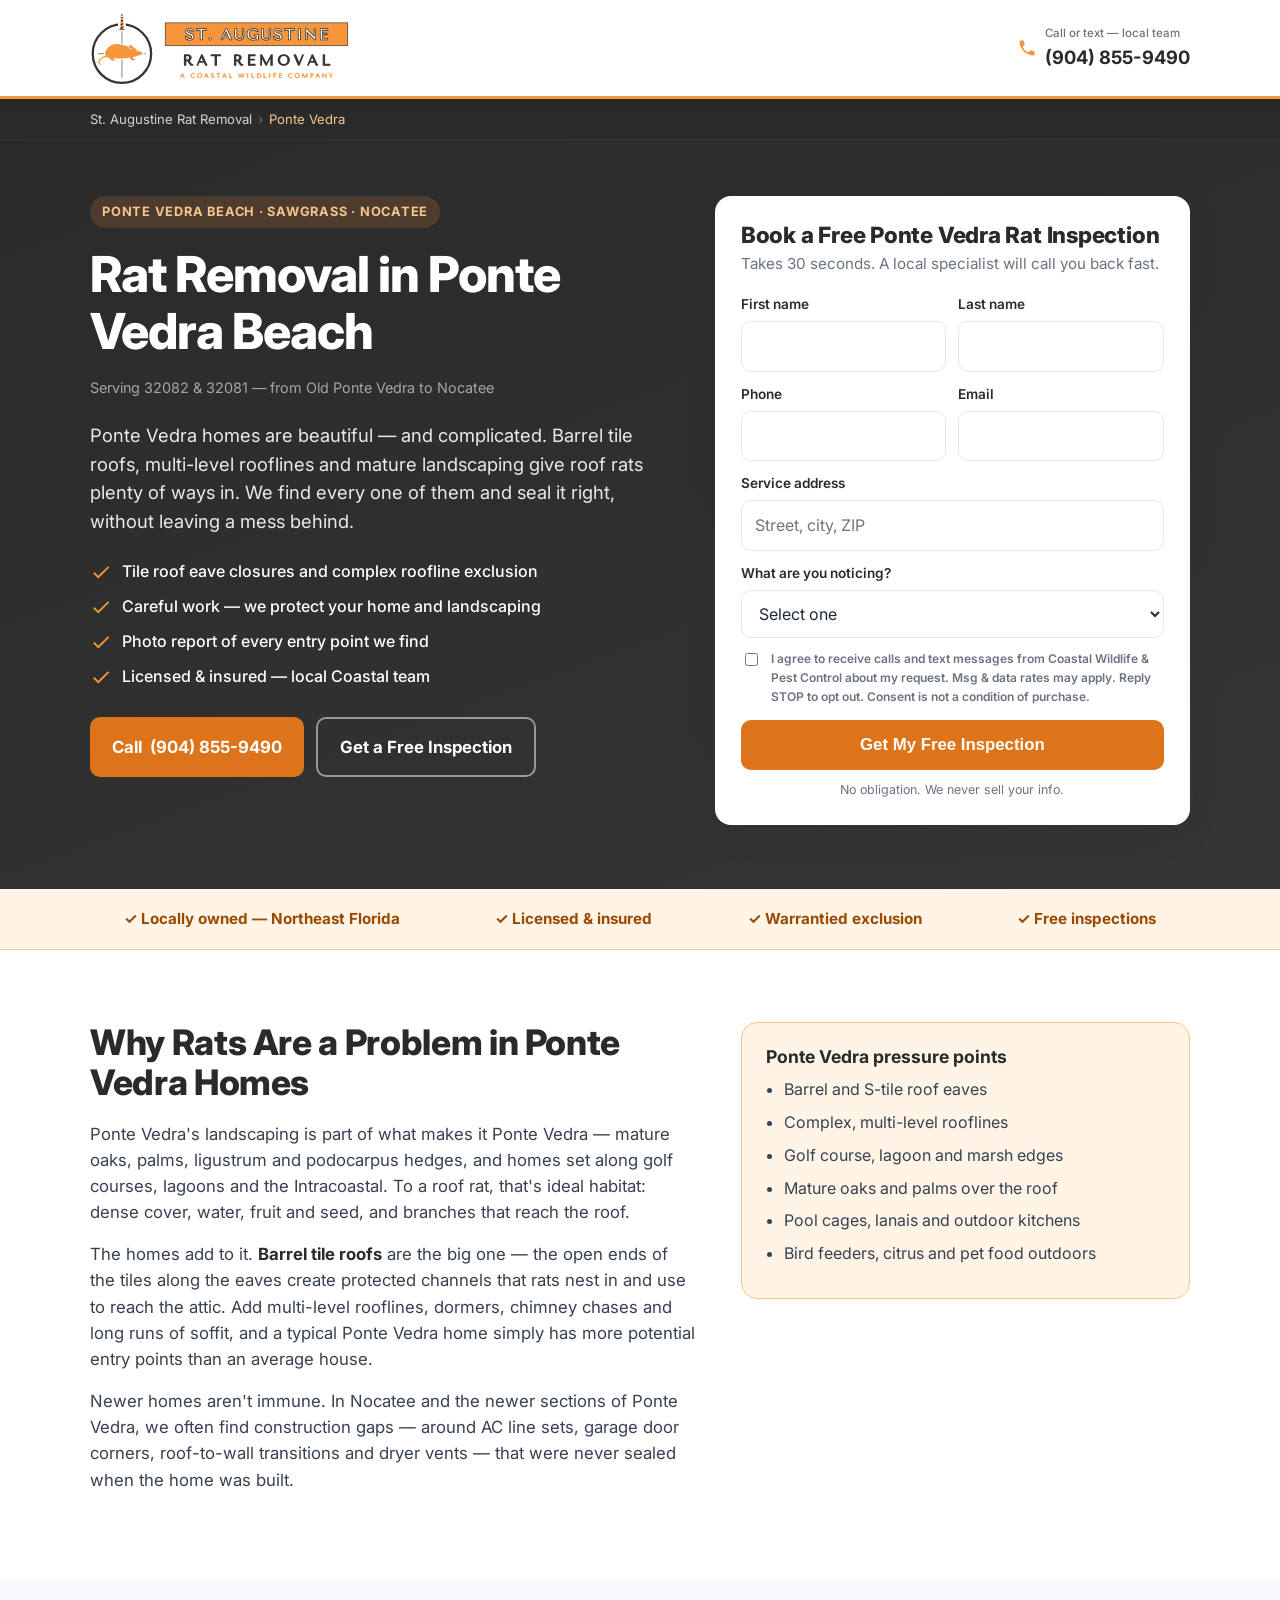
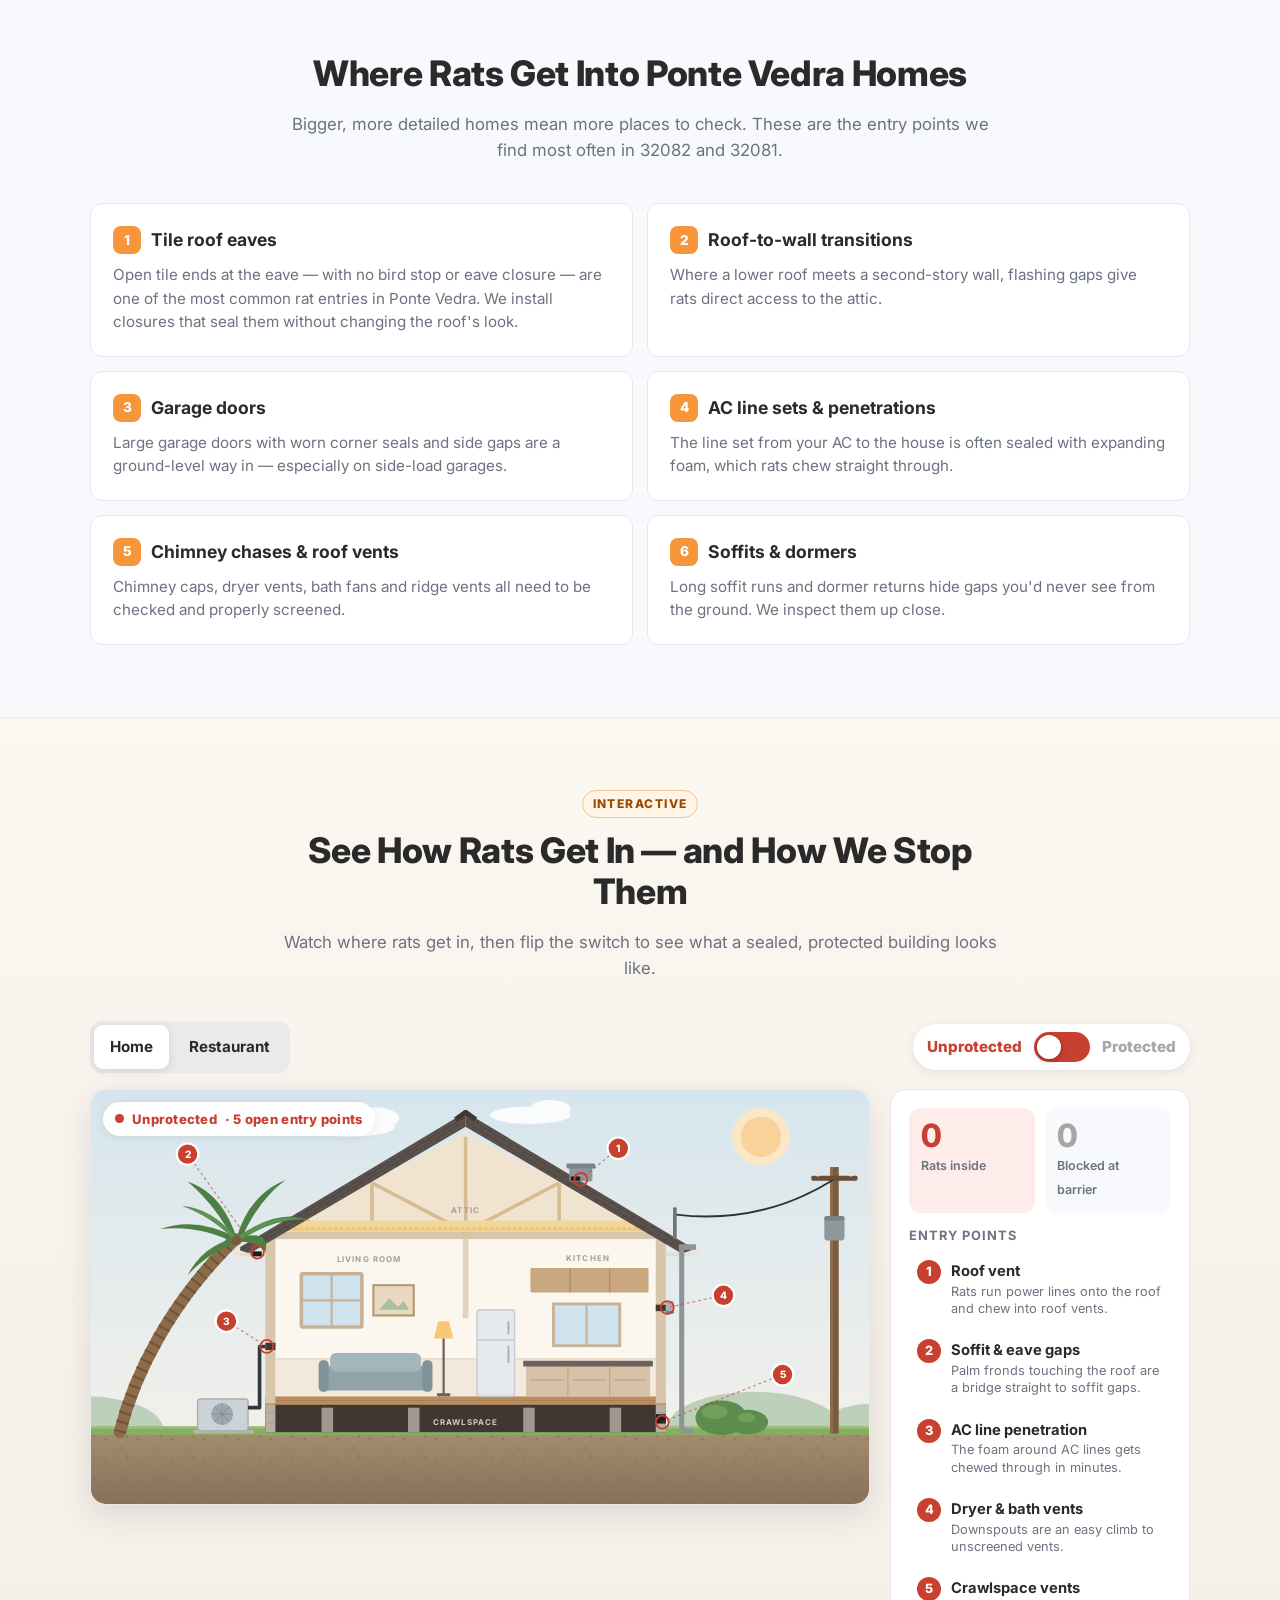
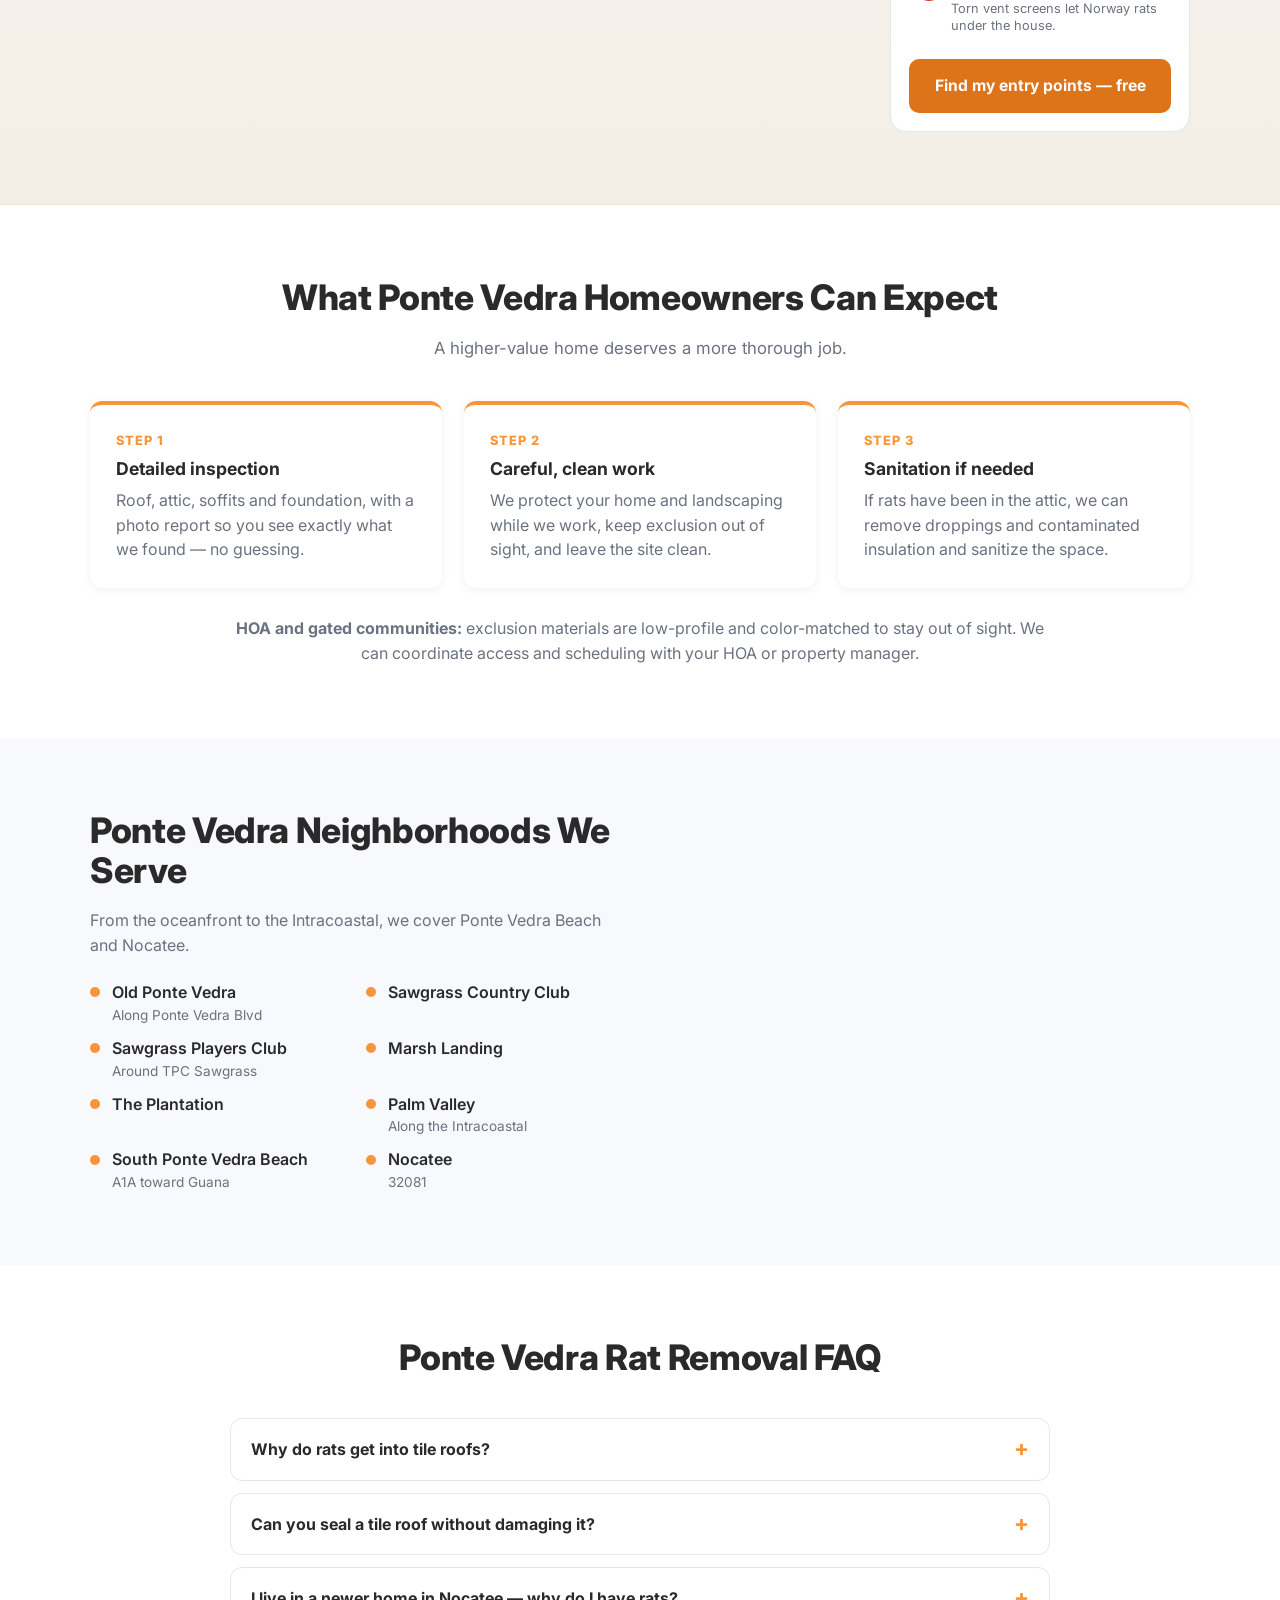
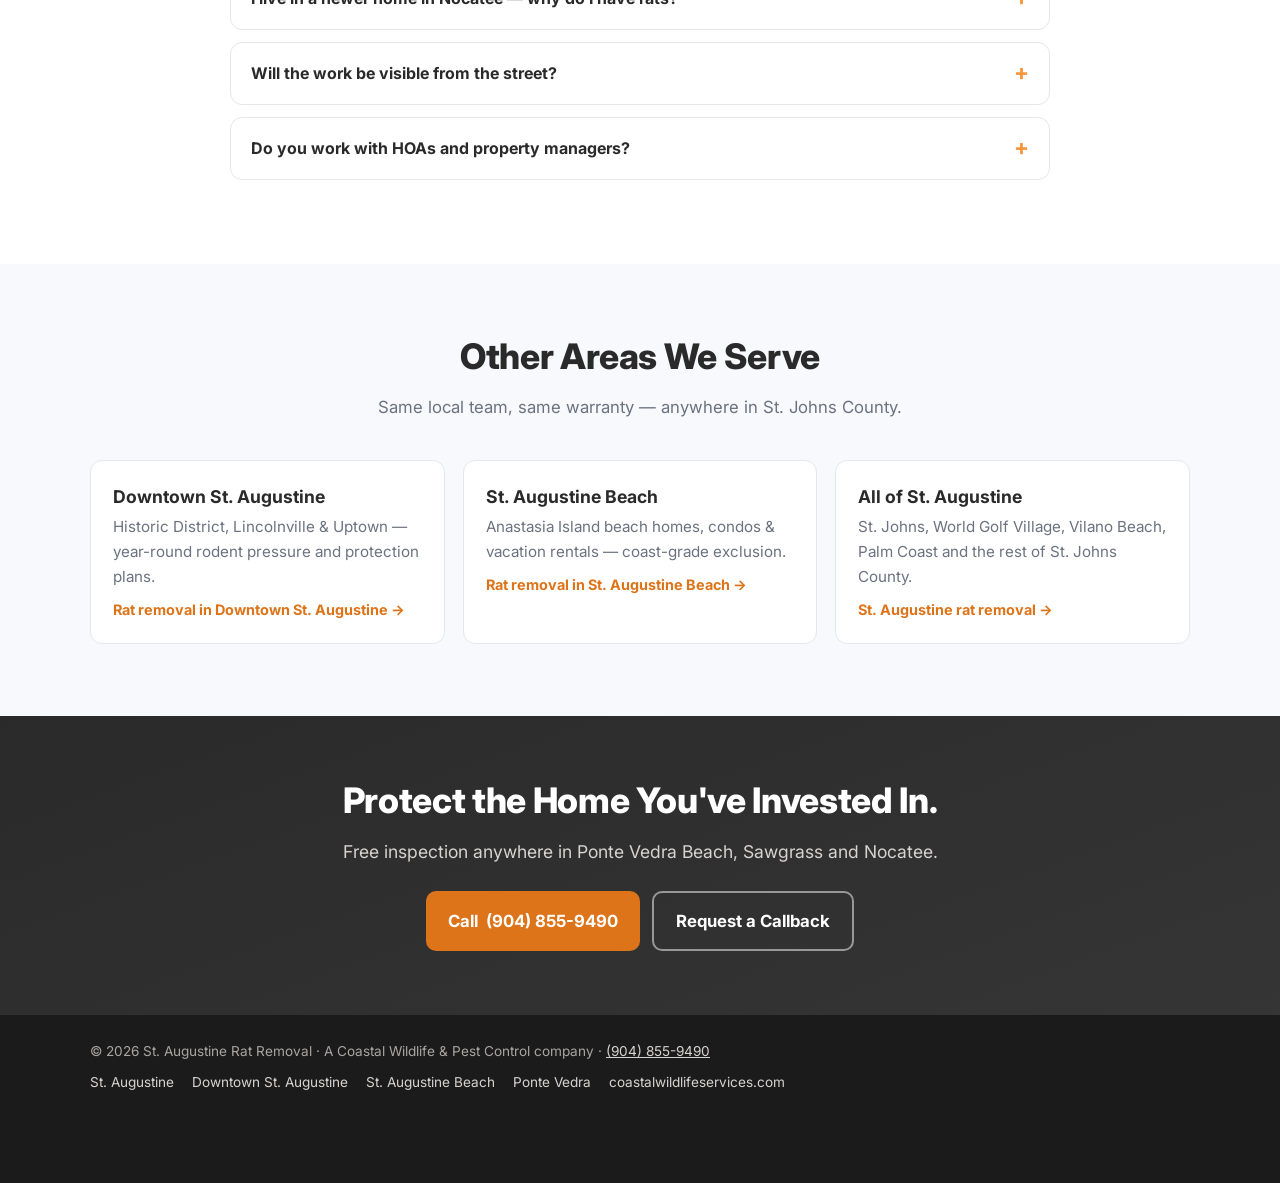
<file: ponte-vedra/index.html>
<!doctype html>
<html lang="en">
<head>
<meta charset="utf-8">
<meta name="viewport" content="width=device-width, initial-scale=1">
<title>Ponte Vedra Rat Removal | Tile Roof Rodent Exclusion</title>
<meta name="description" content="Rat removal for Ponte Vedra Beach, Sawgrass, Marsh Landing and Nocatee homes. Tile roof exclusion, clean careful work and warrantied results. Free inspection.">
<link rel="canonical" href="https://staugustineratremoval.com/ponte-vedra/">
<link rel="icon" href="/favicon.ico" sizes="any">
<link rel="icon" href="/img/icon.svg" type="image/svg+xml">
<link rel="apple-touch-icon" href="/apple-touch-icon.png">
<meta name="theme-color" content="#2B2A2B">
<meta property="og:type" content="website">
<meta property="og:title" content="Rat Removal in Ponte Vedra Beach, Sawgrass &amp; Nocatee">
<meta property="og:description" content="Rat removal for Ponte Vedra Beach, Sawgrass, Marsh Landing and Nocatee homes. Tile roof exclusion, clean careful work and warrantied results. Free inspection.">
<meta property="og:image" content="https://staugustineratremoval.com/img/logo-og.png">
<meta property="og:url" content="https://staugustineratremoval.com/ponte-vedra/">
<meta name="geo.region" content="US-FL">
<link rel="preconnect" href="https://fonts.googleapis.com">
<link rel="preconnect" href="https://fonts.gstatic.com" crossorigin>
<link href="https://fonts.googleapis.com/css2?family=Inter:wght@400;500;600;700;800&display=swap" rel="stylesheet">
<link rel="stylesheet" href="/assets/site.css">

<!-- Google Tag Manager: paste your GTM snippet here (fires Google Ads conversion on the 'lead_submit' dataLayer event) -->
<script type="application/ld+json">{"@context": "https://schema.org", "@graph": [{"@type": "PestControl", "@id": "https://staugustineratremoval.com/#business", "name": "St. Augustine Rat Removal", "alternateName": "Coastal Wildlife & Pest Control", "url": "https://staugustineratremoval.com/", "telephone": "+1-904-855-9490", "logo": "https://staugustineratremoval.com/img/logo-og.png", "image": "https://staugustineratremoval.com/img/logo-og.png", "parentOrganization": {"@type": "Organization", "name": "Coastal Wildlife & Pest Control Services", "url": "https://coastalwildlifeservices.com"}, "areaServed": [{"@type": "City", "name": "St. Augustine, FL"}, {"@type": "City", "name": "St. Augustine Beach, FL"}, {"@type": "City", "name": "Ponte Vedra Beach, FL"}, {"@type": "City", "name": "Nocatee, FL"}, {"@type": "City", "name": "Vilano Beach, FL"}, {"@type": "City", "name": "St. Johns, FL"}, {"@type": "City", "name": "Palm Coast, FL"}]}, {"@type": "Service", "@id": "https://staugustineratremoval.com/ponte-vedra/#service", "name": "Rat Removal in Ponte Vedra Beach", "serviceType": "Rat removal and rodent exclusion", "url": "https://staugustineratremoval.com/ponte-vedra/", "provider": {"@id": "https://staugustineratremoval.com/#business"}, "areaServed": {"@type": "Place", "name": "Ponte Vedra Beach, FL 32082", "geo": {"@type": "GeoCoordinates", "latitude": 30.2397, "longitude": -81.3856}}, "description": "Rat removal for Ponte Vedra Beach, Sawgrass, Marsh Landing and Nocatee homes. Tile roof exclusion, clean careful work and warrantied results. Free inspection."}, {"@type": "WebPage", "@id": "https://staugustineratremoval.com/ponte-vedra/", "url": "https://staugustineratremoval.com/ponte-vedra/", "name": "Ponte Vedra Rat Removal | Tile Roof Rodent Exclusion", "about": {"@id": "https://staugustineratremoval.com/ponte-vedra/#service"}, "breadcrumb": {"@id": "https://staugustineratremoval.com/ponte-vedra/#breadcrumb"}}, {"@type": "BreadcrumbList", "@id": "https://staugustineratremoval.com/ponte-vedra/#breadcrumb", "itemListElement": [{"@type": "ListItem", "position": 1, "name": "St. Augustine Rat Removal", "item": "https://staugustineratremoval.com/"}, {"@type": "ListItem", "position": 2, "name": "Ponte Vedra", "item": "https://staugustineratremoval.com/ponte-vedra/"}]}, {"@type": "FAQPage", "mainEntity": [{"@type": "Question", "name": "Why do rats get into tile roofs?", "acceptedAnswer": {"@type": "Answer", "text": "Barrel and S-tiles leave an open channel at the eave. Unless the roof has bird stops or eave closures, rats use those channels for shelter and as a protected path to gaps in the roof deck and attic."}}, {"@type": "Question", "name": "Can you seal a tile roof without damaging it?", "acceptedAnswer": {"@type": "Answer", "text": "Yes. Eave closures go in at the edge of the roof, and we work carefully around tile. If we find cracked or loose tile, we'll document it with photos so your roofer can address it."}}, {"@type": "Question", "name": "I live in a newer home in Nocatee — why do I have rats?", "acceptedAnswer": {"@type": "Answer", "text": "New construction often leaves gaps around AC line sets, garage doors and roof-to-wall transitions. Nocatee's ponds, preserves and landscaping also support plenty of rats. Sealing those builder gaps solves most cases."}}, {"@type": "Question", "name": "Will the work be visible from the street?", "acceptedAnswer": {"@type": "Answer", "text": "We use low-profile, color-matched materials designed to blend in with the home. Most exclusion work isn't noticeable from the ground."}}, {"@type": "Question", "name": "Do you work with HOAs and property managers?", "acceptedAnswer": {"@type": "Answer", "text": "Yes. We can coordinate access and scheduling with HOAs, property managers and gated communities across Ponte Vedra."}}]}]}</script>
</head>
<body data-area="ponte-vedra">

<header class="top">
  <div class="wrap">
    <a class="brand" href="/">
      <img src="/img/logo-horizontal.svg" width="1140" height="324" alt="St. Augustine Rat Removal — a Coastal Wildlife company">
    </a>
    <a class="call js-tel" href="tel:+19048559490">
      <svg width="20" height="20" viewBox="0 0 24 24" fill="#F7953A" aria-hidden="true"><path d="M6.6 10.8a15.1 15.1 0 0 0 6.6 6.6l2.2-2.2c.3-.3.7-.4 1-.2 1.1.4 2.3.6 3.6.6.6 0 1 .4 1 1V20c0 .6-.4 1-1 1A17 17 0 0 1 3 4c0-.6.4-1 1-1h3.5c.6 0 1 .4 1 1 0 1.3.2 2.5.6 3.6.1.3 0 .7-.2 1z"/></svg>
      <span><small class="lbl">Call or text — local team</small><span class="num js-phone">(904) 855-9490</span></span>
    </a>
  </div>
</header>
<nav class="crumbs" aria-label="Breadcrumb"><div class="wrap"><ol>
  <li><a href="/">St. Augustine Rat Removal</a></li>
  <li><span aria-current="page">Ponte Vedra</span></li>
</ol></div></nav>

<section class="hero">
  <div class="wrap grid">
    <div>
      <span class="eyebrow">Ponte Vedra Beach · Sawgrass · Nocatee</span>
      <h1>Rat Removal in Ponte Vedra Beach</h1>
      <p class="zip">Serving 32082 &amp; 32081 — from Old Ponte Vedra to Nocatee</p>
      <p class="lead">Ponte Vedra homes are beautiful — and complicated. Barrel tile roofs, multi-level rooflines and mature landscaping give roof rats plenty of ways in. We find every one of them and seal it right, without leaving a mess behind.</p>
      <ul class="checks">
        <li><svg viewBox="0 0 24 24" fill="#F7953A" aria-hidden="true"><path d="M9 16.2 4.8 12l-1.4 1.4L9 19 21 7l-1.4-1.4z"/></svg>Tile roof eave closures and complex roofline exclusion</li>
        <li><svg viewBox="0 0 24 24" fill="#F7953A" aria-hidden="true"><path d="M9 16.2 4.8 12l-1.4 1.4L9 19 21 7l-1.4-1.4z"/></svg>Careful work — we protect your home and landscaping</li>
        <li><svg viewBox="0 0 24 24" fill="#F7953A" aria-hidden="true"><path d="M9 16.2 4.8 12l-1.4 1.4L9 19 21 7l-1.4-1.4z"/></svg>Photo report of every entry point we find</li>
        <li><svg viewBox="0 0 24 24" fill="#F7953A" aria-hidden="true"><path d="M9 16.2 4.8 12l-1.4 1.4L9 19 21 7l-1.4-1.4z"/></svg>Licensed &amp; insured — local Coastal team</li>
      </ul>
      <div class="hero-ctas">
        <a class="btn btn-orange js-tel" href="tel:+19048559490">Call <span class="js-phone">(904) 855-9490</span></a>
        <a class="btn btn-ghost" href="#quote">Get a Free Inspection</a>
      </div>
    </div>

    <div class="card" id="quote">
      <div id="formWrap">
        <h2>Book a Free Ponte Vedra Rat Inspection</h2>
        <p class="sub">Takes 30 seconds. A local specialist will call you back fast.</p>
        <form id="leadForm" novalidate>
          <div class="row">
            <div class="field"><label for="first_name">First name</label><input id="first_name" name="first_name" autocomplete="given-name" required></div>
            <div class="field"><label for="last_name">Last name</label><input id="last_name" name="last_name" autocomplete="family-name" required></div>
          </div>
          <div class="row">
            <div class="field"><label for="phone">Phone</label><input id="phone" name="phone" type="tel" inputmode="tel" autocomplete="tel" required></div>
            <div class="field"><label for="email">Email</label><input id="email" name="email" type="email" autocomplete="email"></div>
          </div>
          <div class="field"><label for="address">Service address</label><input id="address" name="address" autocomplete="street-address" placeholder="Street, city, ZIP" required></div>
          <div class="field">
            <label for="issue">What are you noticing?</label>
            <select id="issue" name="issue" required>
              <option value="">Select one</option>
              <option>Scratching / noises in attic or walls</option>
              <option>Saw a rat inside or outside</option>
              <option>Droppings or chewed items</option>
              <option>Chewed wires / insulation damage</option>
              <option>Need entry points sealed</option>
              <option>Interested in a protection plan</option>
              <option>Something else</option>
            </select>
          </div>
          <input class="hp" type="text" name="company_website" tabindex="-1" autocomplete="off" aria-hidden="true">
          <label class="consent"><input type="checkbox" name="sms_consent" value="yes">I agree to receive calls and text messages from Coastal Wildlife &amp; Pest Control about my request. Msg &amp; data rates may apply. Reply STOP to opt out. Consent is not a condition of purchase.</label>
          <button class="btn btn-orange" type="submit" id="submitBtn">Get My Free Inspection</button>
          <p class="err" id="formErr">Please fill in your name, phone, address and issue.</p>
          <p class="fine">No obligation. We never sell your info.</p>
        </form>
      </div>
      <div class="thanks" id="thanks">
        <svg width="56" height="56" viewBox="0 0 24 24" fill="#F7953A" aria-hidden="true"><path d="M12 2a10 10 0 1 0 0 20 10 10 0 0 0 0-20zm-2 15-5-5 1.4-1.4L10 14.2l7.6-7.6L19 8z"/></svg>
        <h2>Got it — we're on it.</h2>
        <p class="sub">A specialist will call you shortly. Need us sooner?</p>
        <a class="btn btn-orange js-tel" href="tel:+19048559490">Call <span class="js-phone">(904) 855-9490</span></a>
      </div>
    </div>
  </div>
</section>

<div class="trust">
  <div class="wrap">
    <span>✓ Locally owned — Northeast Florida</span>
    <span>✓ Licensed &amp; insured</span>
    <span>✓ Warrantied exclusion</span>
    <span>✓ Free inspections</span>
  </div>
</div>

<section class="block">
  <div class="wrap split">
    <div class="prose">
      <h2>Why Rats Are a Problem in Ponte Vedra Homes</h2>
      <p>Ponte Vedra's landscaping is part of what makes it Ponte Vedra — mature oaks, palms, ligustrum and podocarpus hedges, and homes set along golf courses, lagoons and the Intracoastal. To a roof rat, that's ideal habitat: dense cover, water, fruit and seed, and branches that reach the roof.</p>
      <p>The homes add to it. <strong>Barrel tile roofs</strong> are the big one — the open ends of the tiles along the eaves create protected channels that rats nest in and use to reach the attic. Add multi-level rooflines, dormers, chimney chases and long runs of soffit, and a typical Ponte Vedra home simply has more potential entry points than an average house.</p>
      <p>Newer homes aren't immune. In Nocatee and the newer sections of Ponte Vedra, we often find construction gaps — around AC line sets, garage door corners, roof-to-wall transitions and dryer vents — that were never sealed when the home was built.</p>
    </div>
    <aside class="aside">
      <h3>Ponte Vedra pressure points</h3>
      <ul>
          <li>Barrel and S-tile roof eaves</li>
          <li>Complex, multi-level rooflines</li>
          <li>Golf course, lagoon and marsh edges</li>
          <li>Mature oaks and palms over the roof</li>
          <li>Pool cages, lanais and outdoor kitchens</li>
          <li>Bird feeders, citrus and pet food outdoors</li>
      </ul>
    </aside>
  </div>
</section>

<section class="block alt">
  <div class="wrap">
    <div class="center">
      <h2>Where Rats Get Into Ponte Vedra Homes</h2>
      <p>Bigger, more detailed homes mean more places to check. These are the entry points we find most often in 32082 and 32081.</p>
    </div>
    <div class="entry">
      <div class="tile"><h3><span>1</span>Tile roof eaves</h3><p>Open tile ends at the eave — with no bird stop or eave closure — are one of the most common rat entries in Ponte Vedra. We install closures that seal them without changing the roof's look.</p></div>
      <div class="tile"><h3><span>2</span>Roof-to-wall transitions</h3><p>Where a lower roof meets a second-story wall, flashing gaps give rats direct access to the attic.</p></div>
      <div class="tile"><h3><span>3</span>Garage doors</h3><p>Large garage doors with worn corner seals and side gaps are a ground-level way in — especially on side-load garages.</p></div>
      <div class="tile"><h3><span>4</span>AC line sets &amp; penetrations</h3><p>The line set from your AC to the house is often sealed with expanding foam, which rats chew straight through.</p></div>
      <div class="tile"><h3><span>5</span>Chimney chases &amp; roof vents</h3><p>Chimney caps, dryer vents, bath fans and ridge vents all need to be checked and properly screened.</p></div>
      <div class="tile"><h3><span>6</span>Soffits &amp; dormers</h3><p>Long soffit runs and dormer returns hide gaps you'd never see from the ground. We inspect them up close.</p></div>
    </div>
  </div>
</section>

<section class="block simsec" id="how-rats-get-in">
  <div class="wrap">
    <div class="center"><span class="kicker">Interactive</span><h2>See How Rats Get In — and How We Stop Them</h2><p>Watch where rats get in, then flip the switch to see what a sealed, protected building looks like.</p></div>
    <div class="ratsim" data-ratsim data-scene="home"></div>
  </div>
</section>

<section class="block">
  <div class="wrap">
    <div class="center"><h2>What Ponte Vedra Homeowners Can Expect</h2><p>A higher-value home deserves a more thorough job.</p></div>
    <div class="steps">
      <div class="step"><h3>Detailed inspection</h3><p>Roof, attic, soffits and foundation, with a photo report so you see exactly what we found — no guessing.</p></div>
      <div class="step"><h3>Careful, clean work</h3><p>We protect your home and landscaping while we work, keep exclusion out of sight, and leave the site clean.</p></div>
      <div class="step"><h3>Sanitation if needed</h3><p>If rats have been in the attic, we can remove droppings and contaminated insulation and sanitize the space.</p></div>
    </div>
    <p style="max-width:820px;margin:28px auto 0;color:var(--muted);text-align:center"><strong>HOA and gated communities:</strong> exclusion materials are low-profile and color-matched to stay out of sight. We can coordinate access and scheduling with your HOA or property manager.</p>
  </div>
</section>

<section class="block alt">
  <div class="wrap hoods">
    <div>
      <h2>Ponte Vedra Neighborhoods We Serve</h2>
      <p style="color:var(--muted);margin:0 0 22px">From the oceanfront to the Intracoastal, we cover Ponte Vedra Beach and Nocatee.</p>
      <ul class="hoodlist">
        <li>Old Ponte Vedra<small>Along Ponte Vedra Blvd</small></li>
        <li>Sawgrass Country Club</li>
        <li>Sawgrass Players Club<small>Around TPC Sawgrass</small></li>
        <li>Marsh Landing</li>
        <li>The Plantation</li>
        <li>Palm Valley<small>Along the Intracoastal</small></li>
        <li>South Ponte Vedra Beach<small>A1A toward Guana</small></li>
        <li>Nocatee<small>32081</small></li>
      </ul>
    </div>
    <iframe class="map" title="Map of Ponte Vedra" loading="lazy" referrerpolicy="no-referrer-when-downgrade"
      src="https://maps.google.com/maps?q=Ponte+Vedra+Beach,+FL+32082&amp;z=12&amp;output=embed"></iframe>
  </div>
</section>
<section class="block" id="faq">
  <div class="wrap">
    <div class="center"><h2>Ponte Vedra Rat Removal FAQ</h2></div>
    <div class="faq">
      <details><summary>Why do rats get into tile roofs?</summary><p>Barrel and S-tiles leave an open channel at the eave. Unless the roof has bird stops or eave closures, rats use those channels for shelter and as a protected path to gaps in the roof deck and attic.</p></details>
      <details><summary>Can you seal a tile roof without damaging it?</summary><p>Yes. Eave closures go in at the edge of the roof, and we work carefully around tile. If we find cracked or loose tile, we'll document it with photos so your roofer can address it.</p></details>
      <details><summary>I live in a newer home in Nocatee — why do I have rats?</summary><p>New construction often leaves gaps around AC line sets, garage doors and roof-to-wall transitions. Nocatee's ponds, preserves and landscaping also support plenty of rats. Sealing those builder gaps solves most cases.</p></details>
      <details><summary>Will the work be visible from the street?</summary><p>We use low-profile, color-matched materials designed to blend in with the home. Most exclusion work isn't noticeable from the ground.</p></details>
      <details><summary>Do you work with HOAs and property managers?</summary><p>Yes. We can coordinate access and scheduling with HOAs, property managers and gated communities across Ponte Vedra.</p></details>
    </div>
  </div>
</section>
<section class="block alt">
  <div class="wrap">
    <div class="center"><h2>Other Areas We Serve</h2><p>Same local team, same warranty — anywhere in St. Johns County.</p></div>
    <div class="areas">
      <a class="area" href="/downtown-st-augustine/"><b>Downtown St. Augustine</b><span>Historic District, Lincolnville &amp; Uptown — year-round rodent pressure and protection plans.</span><em>Rat removal in Downtown St. Augustine →</em></a>
      <a class="area" href="/st-augustine-beach/"><b>St. Augustine Beach</b><span>Anastasia Island beach homes, condos &amp; vacation rentals — coast-grade exclusion.</span><em>Rat removal in St. Augustine Beach →</em></a>
      <a class="area" href="/"><b>All of St. Augustine</b><span>St. Johns, World Golf Village, Vilano Beach, Palm Coast and the rest of St. Johns County.</span><em>St. Augustine rat removal →</em></a>
    </div>
  </div>
</section>
<section class="final">
  <div class="wrap">
    <h2>Protect the Home You've Invested In.</h2>
    <p>Free inspection anywhere in Ponte Vedra Beach, Sawgrass and Nocatee.</p>
    <div class="hero-ctas" style="justify-content:center">
      <a class="btn btn-orange js-tel" href="tel:+19048559490">Call <span class="js-phone">(904) 855-9490</span></a>
      <a class="btn btn-ghost" href="#quote">Request a Callback</a>
    </div>
  </div>
</section>

<footer>
  <div class="wrap">
    <span>© <span id="yr"></span> St. Augustine Rat Removal · A Coastal Wildlife &amp; Pest Control company · <a class="js-tel" href="tel:+19048559490"><span class="js-phone">(904) 855-9490</span></a></span>
    <nav class="links" aria-label="Service areas"><a href="/">St. Augustine</a> <a href="/downtown-st-augustine/">Downtown St. Augustine</a> <a href="/st-augustine-beach/">St. Augustine Beach</a> <a href="/ponte-vedra/">Ponte Vedra</a> <a href="https://coastalwildlifeservices.com">coastalwildlifeservices.com</a></nav>
  </div>
</footer>

<div class="mbar">
  <a class="btn btn-orange js-tel" href="tel:+19048559490">📞 Call Now</a>
  <a class="btn btn-navy" href="#quote">Free Inspection</a>
</div>

<script src="/assets/site.js?v=3"></script>
<script src="/assets/rat-sim.js?v=3" defer></script>
<script src="https://cdn.callrail.com/companies/403239938/b31ee02e3ae59db658df/12/swap.js"></script>
</body>
</html>
</file>
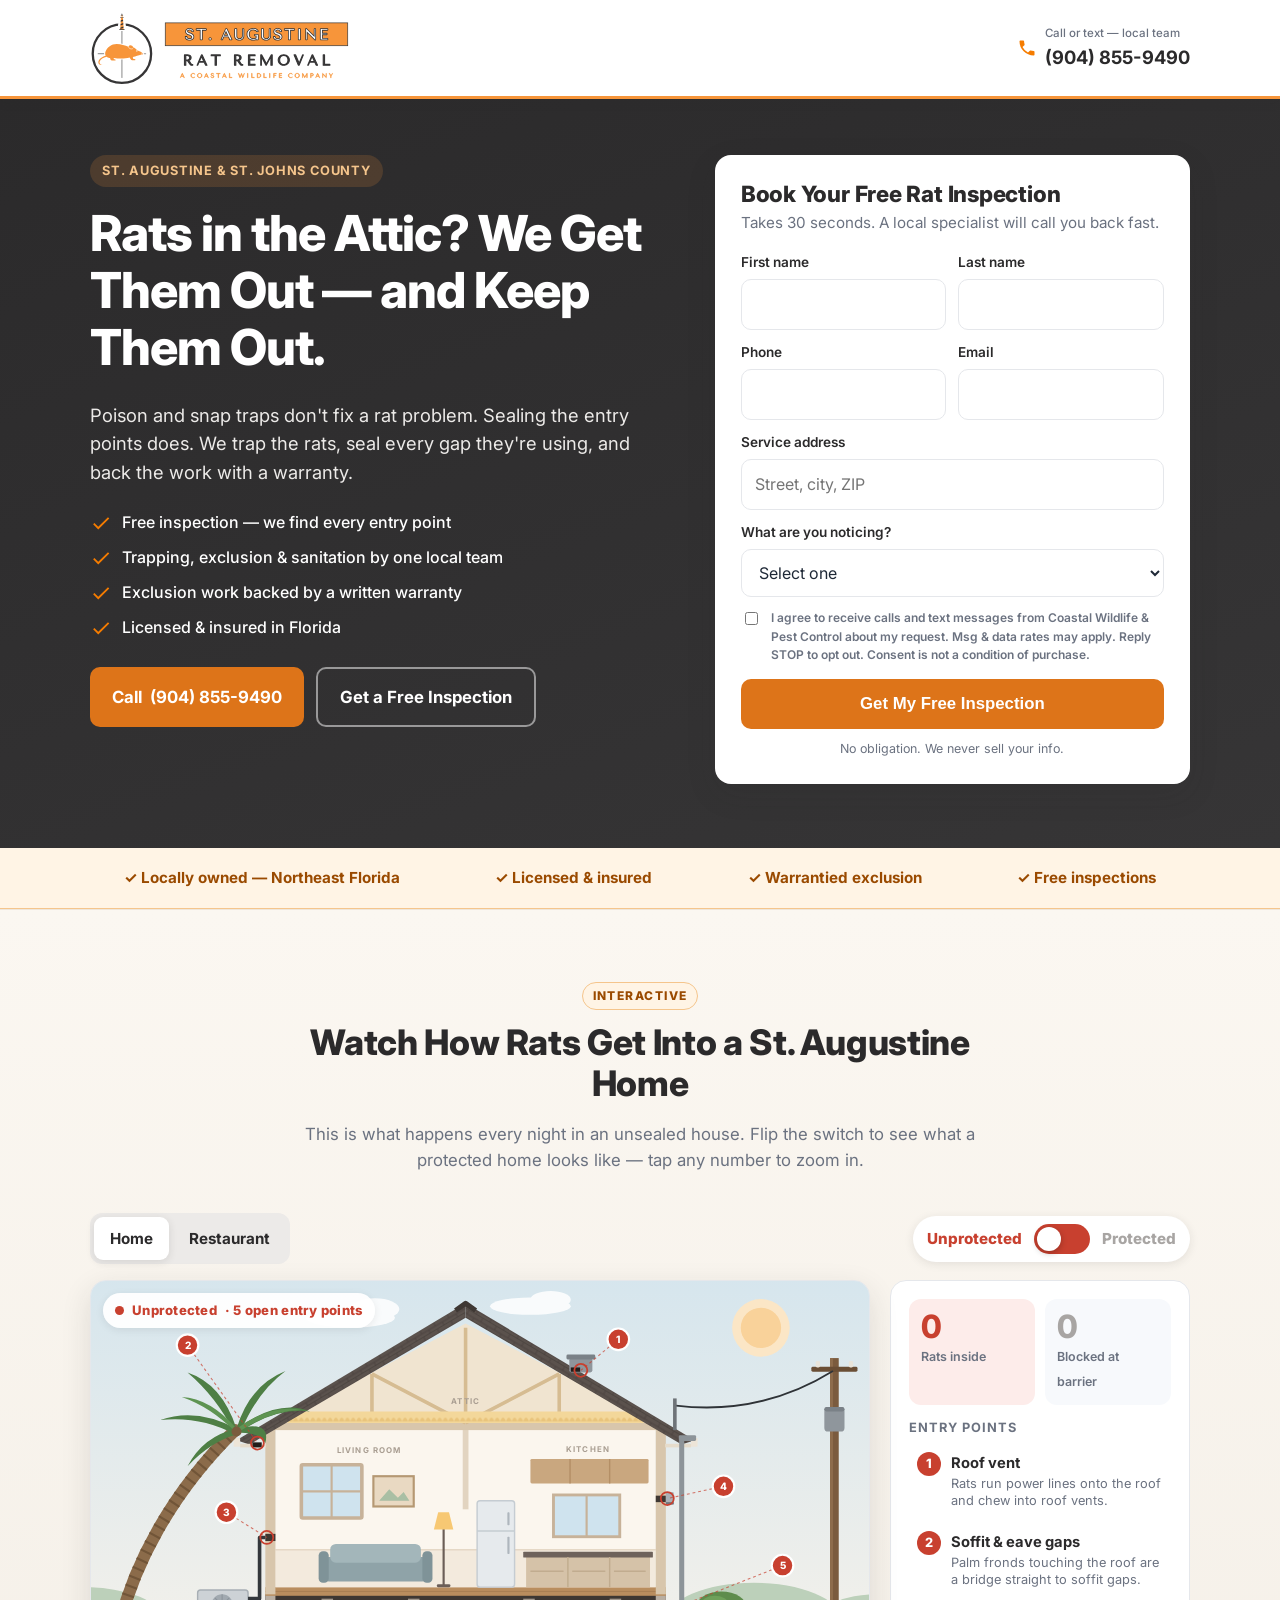
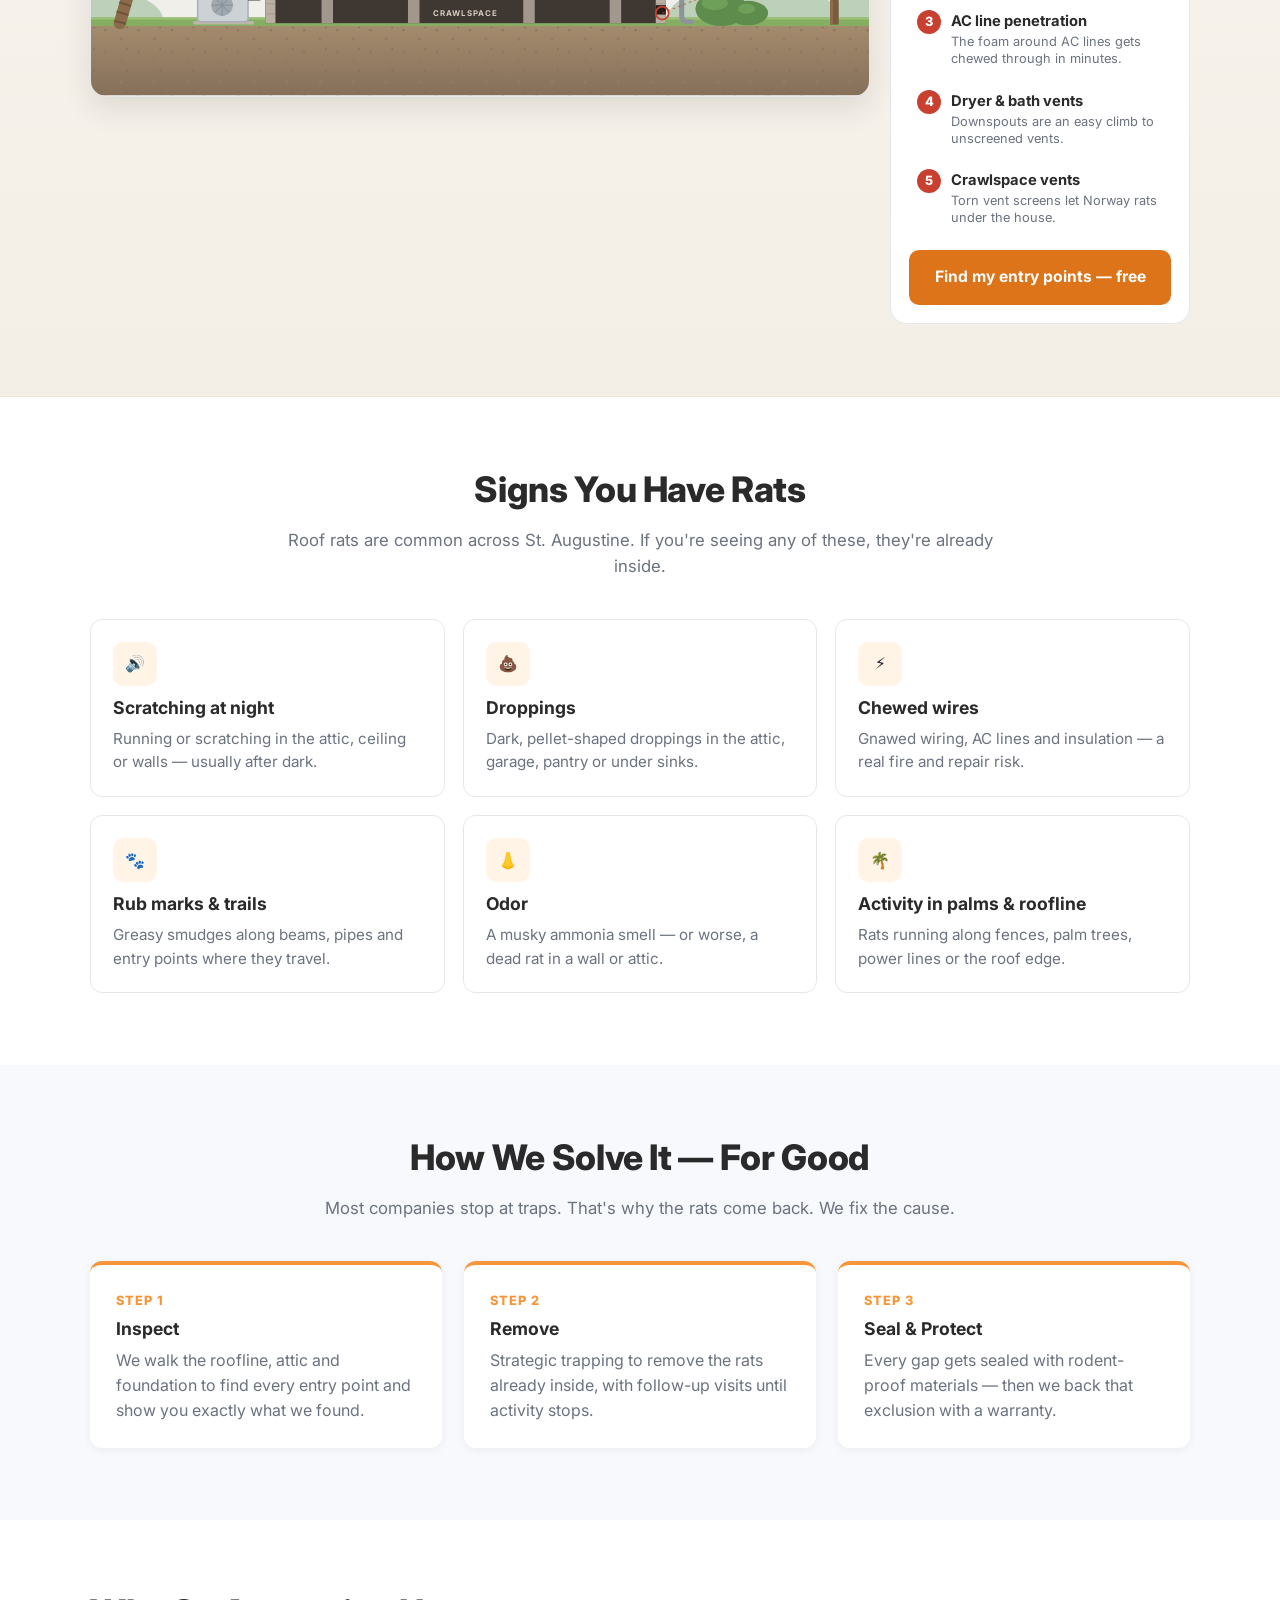
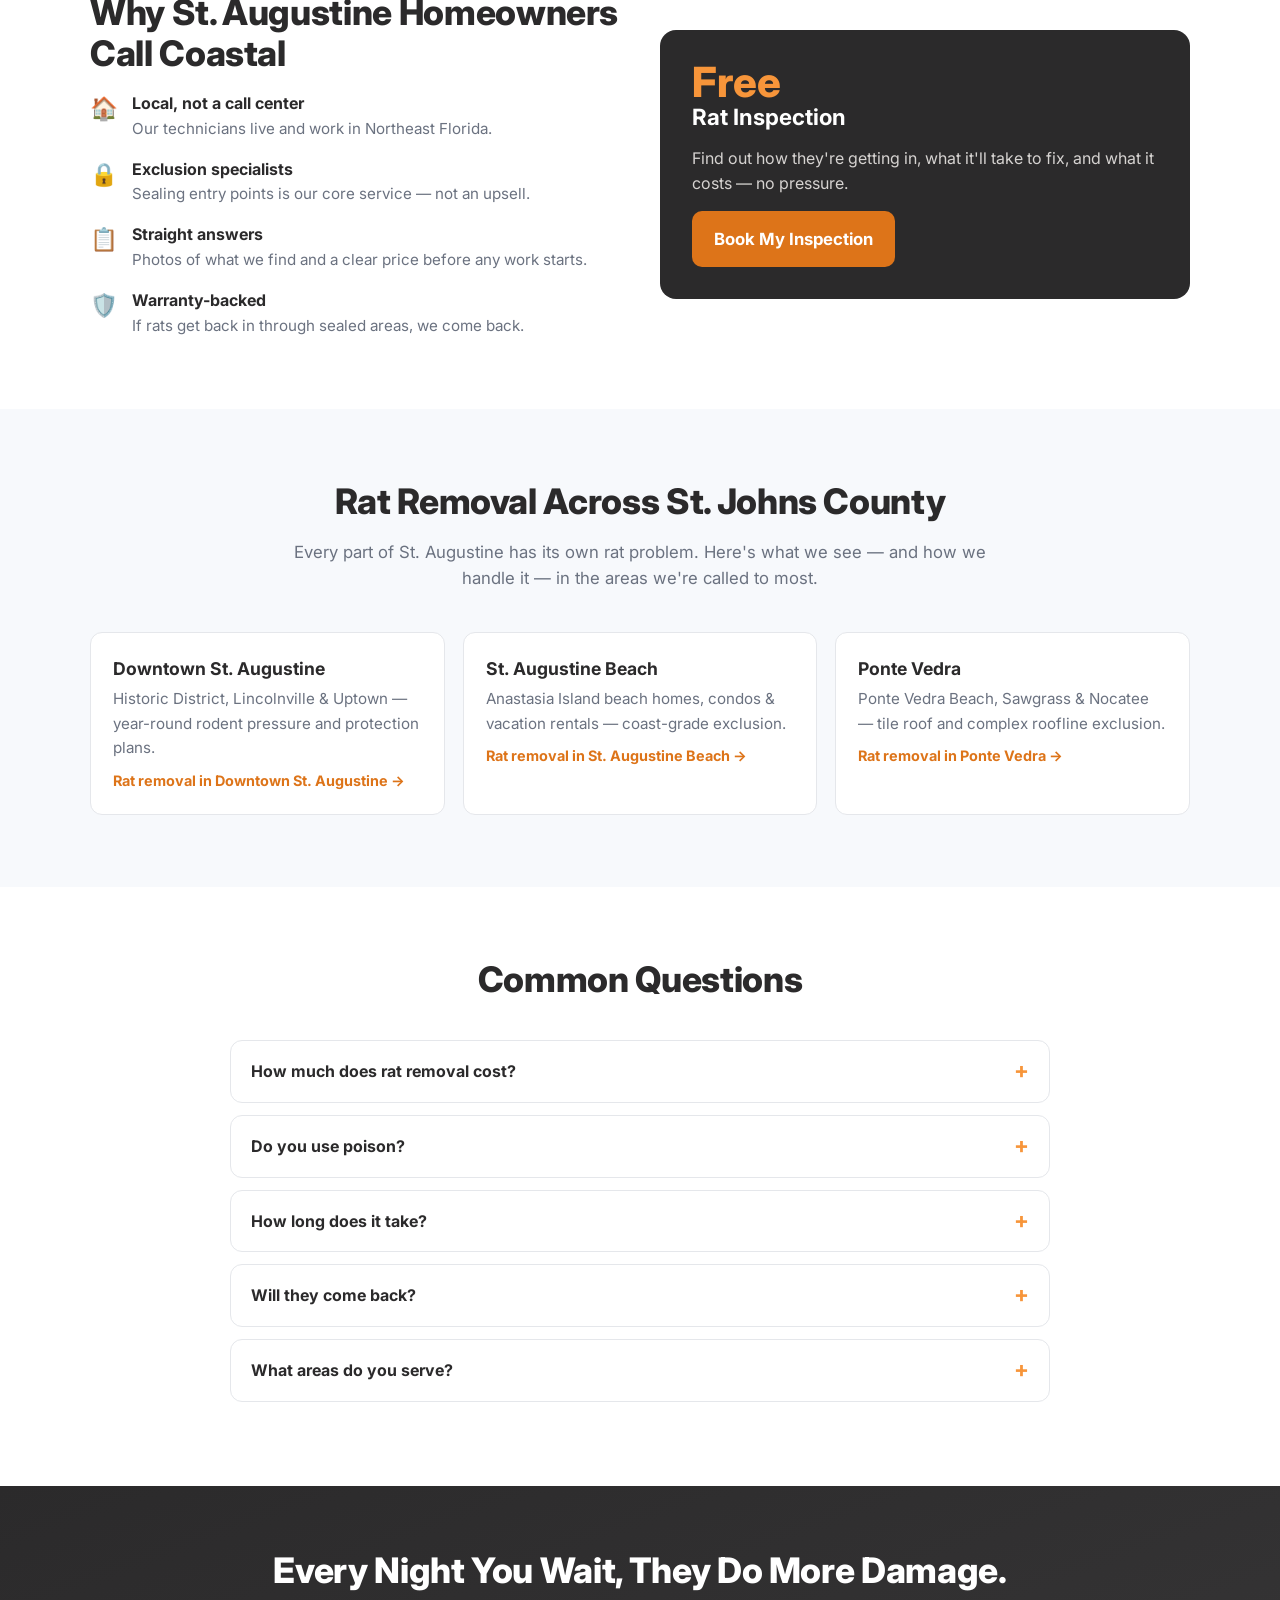
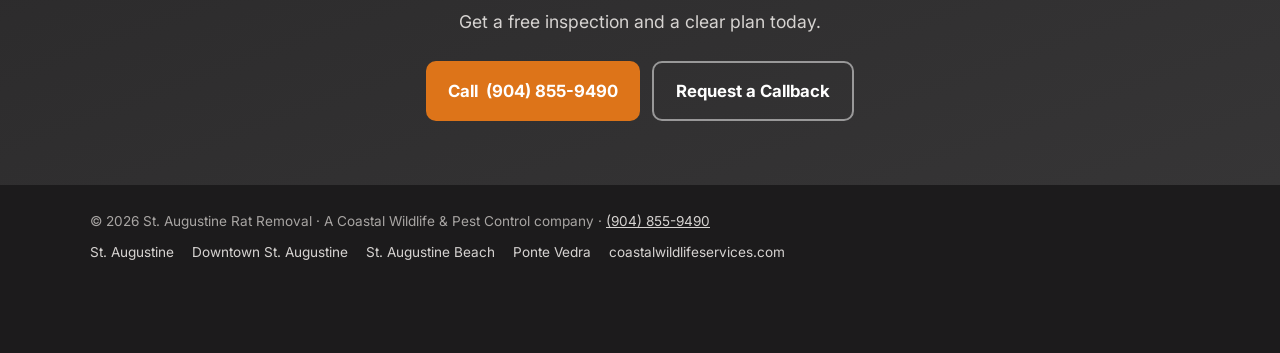
<file: public/index.html>
<!doctype html>
<html lang="en">
<head>
<meta charset="utf-8">
<meta name="viewport" content="width=device-width, initial-scale=1">
<title>St. Augustine Rat Removal | Rodent Exclusion &amp; Control</title>
<meta name="description" content="Local St. Augustine rat removal. We trap the rats, seal every entry point, and back the exclusion with a warranty. Free inspection — call or request a callback.">
<link rel="canonical" href="https://staugustineratremoval.com/">
<link rel="icon" href="/favicon.ico" sizes="any">
<link rel="icon" href="/img/icon.svg" type="image/svg+xml">
<link rel="apple-touch-icon" href="/apple-touch-icon.png">
<meta name="theme-color" content="#0A1A3A">
<meta property="og:type" content="website">
<meta property="og:title" content="St. Augustine Rat Removal — Rats Out. Entry Points Sealed.">
<meta property="og:description" content="Local St. Augustine rat removal. We trap the rats, seal every entry point, and back the exclusion with a warranty. Free inspection — call or request a callback.">
<meta property="og:image" content="https://staugustineratremoval.com/img/logo-og.png">
<meta property="og:url" content="https://staugustineratremoval.com/">
<meta name="geo.region" content="US-FL">
<link rel="preconnect" href="https://fonts.googleapis.com">
<link rel="preconnect" href="https://fonts.gstatic.com" crossorigin>
<link href="https://fonts.googleapis.com/css2?family=Inter:wght@400;500;600;700;800&display=swap" rel="stylesheet">
<link rel="stylesheet" href="/assets/site.css?v=5a251322">

<!-- Google Tag Manager: paste your GTM snippet here (fires Google Ads conversion on the 'lead_submit' dataLayer event) -->
<script type="application/ld+json">{"@context": "https://schema.org", "@graph": [{"@type": "PestControl", "@id": "https://staugustineratremoval.com/#business", "name": "St. Augustine Rat Removal", "alternateName": "Coastal Wildlife & Pest Control", "url": "https://staugustineratremoval.com/", "telephone": "+1-904-855-9490", "logo": "https://staugustineratremoval.com/img/logo-og.png", "image": "https://staugustineratremoval.com/img/logo-og.png", "parentOrganization": {"@type": "Organization", "name": "Coastal Wildlife & Pest Control Services", "url": "https://coastalwildlifeservices.com"}, "areaServed": [{"@type": "City", "name": "St. Augustine, FL"}, {"@type": "City", "name": "St. Augustine Beach, FL"}, {"@type": "City", "name": "Ponte Vedra Beach, FL"}, {"@type": "City", "name": "Nocatee, FL"}, {"@type": "City", "name": "Vilano Beach, FL"}, {"@type": "City", "name": "St. Johns, FL"}, {"@type": "City", "name": "Palm Coast, FL"}]}, {"@type": "WebSite", "@id": "https://staugustineratremoval.com/#website", "url": "https://staugustineratremoval.com/", "name": "St. Augustine Rat Removal", "publisher": {"@id": "https://staugustineratremoval.com/#business"}}, {"@type": "FAQPage", "mainEntity": [{"@type": "Question", "name": "How much does rat removal cost?", "acceptedAnswer": {"@type": "Answer", "text": "It depends on the size of the home and how many entry points need sealing. The inspection is free, and you get a clear, written price before we start."}}, {"@type": "Question", "name": "Do you use poison?", "acceptedAnswer": {"@type": "Answer", "text": "Not inside your home. Poisoned rats often die in walls and attics, causing odor problems. We remove them with trapping and stop new ones by sealing entry points."}}, {"@type": "Question", "name": "How long does it take?", "acceptedAnswer": {"@type": "Answer", "text": "Exclusion work is usually completed in a day or two, with trap checks over the following visits until activity stops."}}, {"@type": "Question", "name": "Will they come back?", "acceptedAnswer": {"@type": "Answer", "text": "Not through the areas we seal — that's what the warranty covers. Sealing entry points is the only permanent fix."}}, {"@type": "Question", "name": "What areas do you serve?", "acceptedAnswer": {"@type": "Answer", "text": "All of St. Johns County, including Downtown St. Augustine, St. Augustine Beach, Ponte Vedra, Nocatee, Vilano Beach, World Golf Village, St. Johns and Palm Coast."}}]}]}</script>
</head>
<body data-area="general">

<header class="top">
  <div class="wrap">
    <a class="brand" href="/">
      <img src="/img/logo-horizontal.svg" width="1140" height="324" alt="St. Augustine Rat Removal — a Coastal Wildlife company">
    </a>
    <a class="call js-tel" href="tel:+19048559490">
      <svg width="20" height="20" viewBox="0 0 24 24" fill="#F57C00" aria-hidden="true"><path d="M6.6 10.8a15.1 15.1 0 0 0 6.6 6.6l2.2-2.2c.3-.3.7-.4 1-.2 1.1.4 2.3.6 3.6.6.6 0 1 .4 1 1V20c0 .6-.4 1-1 1A17 17 0 0 1 3 4c0-.6.4-1 1-1h3.5c.6 0 1 .4 1 1 0 1.3.2 2.5.6 3.6.1.3 0 .7-.2 1z"/></svg>
      <span><small class="lbl">Call or text — local team</small><span class="num js-phone">(904) 855-9490</span></span>
    </a>
  </div>
</header>

<section class="hero">
  <div class="wrap grid">
    <div>
      <span class="eyebrow">St. Augustine &amp; St. Johns County</span>
      <h1>Rats in the Attic? We Get Them Out — and Keep Them Out.</h1>
      <p class="lead">Poison and snap traps don't fix a rat problem. Sealing the entry points does. We trap the rats, seal every gap they're using, and back the work with a warranty.</p>
      <ul class="checks">
        <li><svg viewBox="0 0 24 24" fill="#F57C00" aria-hidden="true"><path d="M9 16.2 4.8 12l-1.4 1.4L9 19 21 7l-1.4-1.4z"/></svg>Free inspection — we find every entry point</li>
        <li><svg viewBox="0 0 24 24" fill="#F57C00" aria-hidden="true"><path d="M9 16.2 4.8 12l-1.4 1.4L9 19 21 7l-1.4-1.4z"/></svg>Trapping, exclusion &amp; sanitation by one local team</li>
        <li><svg viewBox="0 0 24 24" fill="#F57C00" aria-hidden="true"><path d="M9 16.2 4.8 12l-1.4 1.4L9 19 21 7l-1.4-1.4z"/></svg>Exclusion work backed by a written warranty</li>
        <li><svg viewBox="0 0 24 24" fill="#F57C00" aria-hidden="true"><path d="M9 16.2 4.8 12l-1.4 1.4L9 19 21 7l-1.4-1.4z"/></svg>Licensed &amp; insured in Florida</li>
      </ul>
      <div class="hero-ctas">
        <a class="btn btn-orange js-tel" href="tel:+19048559490">Call <span class="js-phone">(904) 855-9490</span></a>
        <a class="btn btn-ghost" href="#quote">Get a Free Inspection</a>
      </div>
    </div>

    <div class="card" id="quote">
      <div id="formWrap">
        <h2>Book Your Free Rat Inspection</h2>
        <p class="sub">Takes 30 seconds. A local specialist will call you back fast.</p>
        <form id="leadForm" novalidate>
          <div class="row">
            <div class="field"><label for="first_name">First name</label><input id="first_name" name="first_name" autocomplete="given-name" required></div>
            <div class="field"><label for="last_name">Last name</label><input id="last_name" name="last_name" autocomplete="family-name" required></div>
          </div>
          <div class="row">
            <div class="field"><label for="phone">Phone</label><input id="phone" name="phone" type="tel" inputmode="tel" autocomplete="tel" required></div>
            <div class="field"><label for="email">Email</label><input id="email" name="email" type="email" autocomplete="email"></div>
          </div>
          <div class="field"><label for="address">Service address</label><input id="address" name="address" autocomplete="street-address" placeholder="Street, city, ZIP" required></div>
          <div class="field">
            <label for="issue">What are you noticing?</label>
            <select id="issue" name="issue" required>
              <option value="">Select one</option>
              <option>Scratching / noises in attic or walls</option>
              <option>Saw a rat inside or outside</option>
              <option>Droppings or chewed items</option>
              <option>Chewed wires / insulation damage</option>
              <option>Need entry points sealed</option>
              <option>Interested in a protection plan</option>
              <option>Something else</option>
            </select>
          </div>
          <input class="hp" type="text" name="company_website" tabindex="-1" autocomplete="off" aria-hidden="true">
          <label class="consent"><input type="checkbox" name="sms_consent" value="yes">I agree to receive calls and text messages from Coastal Wildlife &amp; Pest Control about my request. Msg &amp; data rates may apply. Reply STOP to opt out. Consent is not a condition of purchase.</label>
          <button class="btn btn-orange" type="submit" id="submitBtn">Get My Free Inspection</button>
          <p class="err" id="formErr">Please fill in your name, phone, address and issue.</p>
          <p class="fine">No obligation. We never sell your info.</p>
        </form>
      </div>
      <div class="thanks" id="thanks">
        <svg width="56" height="56" viewBox="0 0 24 24" fill="#F57C00" aria-hidden="true"><path d="M12 2a10 10 0 1 0 0 20 10 10 0 0 0 0-20zm-2 15-5-5 1.4-1.4L10 14.2l7.6-7.6L19 8z"/></svg>
        <h2>Got it — we're on it.</h2>
        <p class="sub">A specialist will call you shortly. Need us sooner?</p>
        <a class="btn btn-orange js-tel" href="tel:+19048559490">Call <span class="js-phone">(904) 855-9490</span></a>
      </div>
    </div>
  </div>
</section>

<div class="trust">
  <div class="wrap">
    <span>✓ Locally owned — Northeast Florida</span>
    <span>✓ Licensed &amp; insured</span>
    <span>✓ Warrantied exclusion</span>
    <span>✓ Free inspections</span>
  </div>
</div>

<section class="block simsec" id="how-rats-get-in">
  <div class="wrap">
    <div class="center"><span class="kicker">Interactive</span><h2>Watch How Rats Get Into a St. Augustine Home</h2><p>This is what happens every night in an unsealed house. Flip the switch to see what a protected home looks like — tap any number to zoom in.</p></div>
    <div class="ratsim" data-ratsim data-scene="home"></div>
  </div>
</section>

<section class="block">
  <div class="wrap">
    <div class="center">
      <h2>Signs You Have Rats</h2>
      <p>Roof rats are common across St. Augustine. If you're seeing any of these, they're already inside.</p>
    </div>
    <div class="signs">
      <div class="tile"><div class="ic">🔊</div><h3>Scratching at night</h3><p>Running or scratching in the attic, ceiling or walls — usually after dark.</p></div>
      <div class="tile"><div class="ic">💩</div><h3>Droppings</h3><p>Dark, pellet-shaped droppings in the attic, garage, pantry or under sinks.</p></div>
      <div class="tile"><div class="ic">⚡</div><h3>Chewed wires</h3><p>Gnawed wiring, AC lines and insulation — a real fire and repair risk.</p></div>
      <div class="tile"><div class="ic">🐾</div><h3>Rub marks &amp; trails</h3><p>Greasy smudges along beams, pipes and entry points where they travel.</p></div>
      <div class="tile"><div class="ic">👃</div><h3>Odor</h3><p>A musky ammonia smell — or worse, a dead rat in a wall or attic.</p></div>
      <div class="tile"><div class="ic">🌴</div><h3>Activity in palms &amp; roofline</h3><p>Rats running along fences, palm trees, power lines or the roof edge.</p></div>
    </div>
  </div>
</section>

<section class="block alt">
  <div class="wrap">
    <div class="center">
      <h2>How We Solve It — For Good</h2>
      <p>Most companies stop at traps. That's why the rats come back. We fix the cause.</p>
    </div>
    <div class="steps">
      <div class="step"><h3>Inspect</h3><p>We walk the roofline, attic and foundation to find every entry point and show you exactly what we found.</p></div>
      <div class="step"><h3>Remove</h3><p>Strategic trapping to remove the rats already inside, with follow-up visits until activity stops.</p></div>
      <div class="step"><h3>Seal &amp; Protect</h3><p>Every gap gets sealed with rodent-proof materials — then we back that exclusion with a warranty.</p></div>
    </div>
  </div>
</section>

<section class="block">
  <div class="wrap why">
    <div>
      <h2>Why St. Augustine Homeowners Call Coastal</h2>
      <ul>
        <li><span style="font-size:1.4rem">🏠</span><div><b>Local, not a call center</b><span>Our technicians live and work in Northeast Florida.</span></div></li>
        <li><span style="font-size:1.4rem">🔒</span><div><b>Exclusion specialists</b><span>Sealing entry points is our core service — not an upsell.</span></div></li>
        <li><span style="font-size:1.4rem">📋</span><div><b>Straight answers</b><span>Photos of what we find and a clear price before any work starts.</span></div></li>
        <li><span style="font-size:1.4rem">🛡️</span><div><b>Warranty-backed</b><span>If rats get back in through sealed areas, we come back.</span></div></li>
      </ul>
    </div>
    <div class="callout">
      <div class="big">Free</div>
      <h3>Rat Inspection</h3>
      <p>Find out how they're getting in, what it'll take to fix, and what it costs — no pressure.</p>
      <a class="btn btn-orange" href="#quote">Book My Inspection</a>
    </div>
  </div>
</section>
<section class="block alt">
  <div class="wrap">
    <div class="center"><h2>Rat Removal Across St. Johns County</h2><p>Every part of St. Augustine has its own rat problem. Here's what we see — and how we handle it — in the areas we're called to most.</p></div>
    <div class="areas">
      <a class="area" href="/downtown-st-augustine/"><b>Downtown St. Augustine</b><span>Historic District, Lincolnville &amp; Uptown — year-round rodent pressure and protection plans.</span><em>Rat removal in Downtown St. Augustine →</em></a>
      <a class="area" href="/st-augustine-beach/"><b>St. Augustine Beach</b><span>Anastasia Island beach homes, condos &amp; vacation rentals — coast-grade exclusion.</span><em>Rat removal in St. Augustine Beach →</em></a>
      <a class="area" href="/ponte-vedra/"><b>Ponte Vedra</b><span>Ponte Vedra Beach, Sawgrass &amp; Nocatee — tile roof and complex roofline exclusion.</span><em>Rat removal in Ponte Vedra →</em></a>
    </div>
  </div>
</section>
<section class="block" id="faq">
  <div class="wrap">
    <div class="center"><h2>Common Questions</h2></div>
    <div class="faq">
      <details><summary>How much does rat removal cost?</summary><p>It depends on the size of the home and how many entry points need sealing. The inspection is free, and you get a clear, written price before we start.</p></details>
      <details><summary>Do you use poison?</summary><p>Not inside your home. Poisoned rats often die in walls and attics, causing odor problems. We remove them with trapping and stop new ones by sealing entry points.</p></details>
      <details><summary>How long does it take?</summary><p>Exclusion work is usually completed in a day or two, with trap checks over the following visits until activity stops.</p></details>
      <details><summary>Will they come back?</summary><p>Not through the areas we seal — that's what the warranty covers. Sealing entry points is the only permanent fix.</p></details>
      <details><summary>What areas do you serve?</summary><p>All of St. Johns County, including <a href="/downtown-st-augustine/">Downtown St. Augustine</a>, <a href="/st-augustine-beach/">St. Augustine Beach</a>, <a href="/ponte-vedra/">Ponte Vedra</a>, Nocatee, Vilano Beach, World Golf Village, St. Johns and Palm Coast.</p></details>
    </div>
  </div>
</section>
<section class="final">
  <div class="wrap">
    <h2>Every Night You Wait, They Do More Damage.</h2>
    <p>Get a free inspection and a clear plan today.</p>
    <div class="hero-ctas" style="justify-content:center">
      <a class="btn btn-orange js-tel" href="tel:+19048559490">Call <span class="js-phone">(904) 855-9490</span></a>
      <a class="btn btn-ghost" href="#quote">Request a Callback</a>
    </div>
  </div>
</section>

<footer>
  <div class="wrap">
    <span>© <span id="yr"></span> St. Augustine Rat Removal · A Coastal Wildlife &amp; Pest Control company · <a class="js-tel" href="tel:+19048559490"><span class="js-phone">(904) 855-9490</span></a></span>
    <nav class="links" aria-label="Service areas"><a href="/">St. Augustine</a> <a href="/downtown-st-augustine/">Downtown St. Augustine</a> <a href="/st-augustine-beach/">St. Augustine Beach</a> <a href="/ponte-vedra/">Ponte Vedra</a> <a href="https://coastalwildlifeservices.com">coastalwildlifeservices.com</a></nav>
  </div>
</footer>

<div class="mbar">
  <a class="btn btn-orange js-tel" href="tel:+19048559490">📞 Call Now</a>
  <a class="btn btn-navy" href="#quote">Free Inspection</a>
</div>

<script src="/assets/site.js?v=88878067"></script>
<script src="/assets/rat-sim.js?v=546504ad" defer></script>
<script src="https://cdn.callrail.com/companies/403239938/b31ee02e3ae59db658df/12/swap.js"></script>
</body>
</html>
</file>
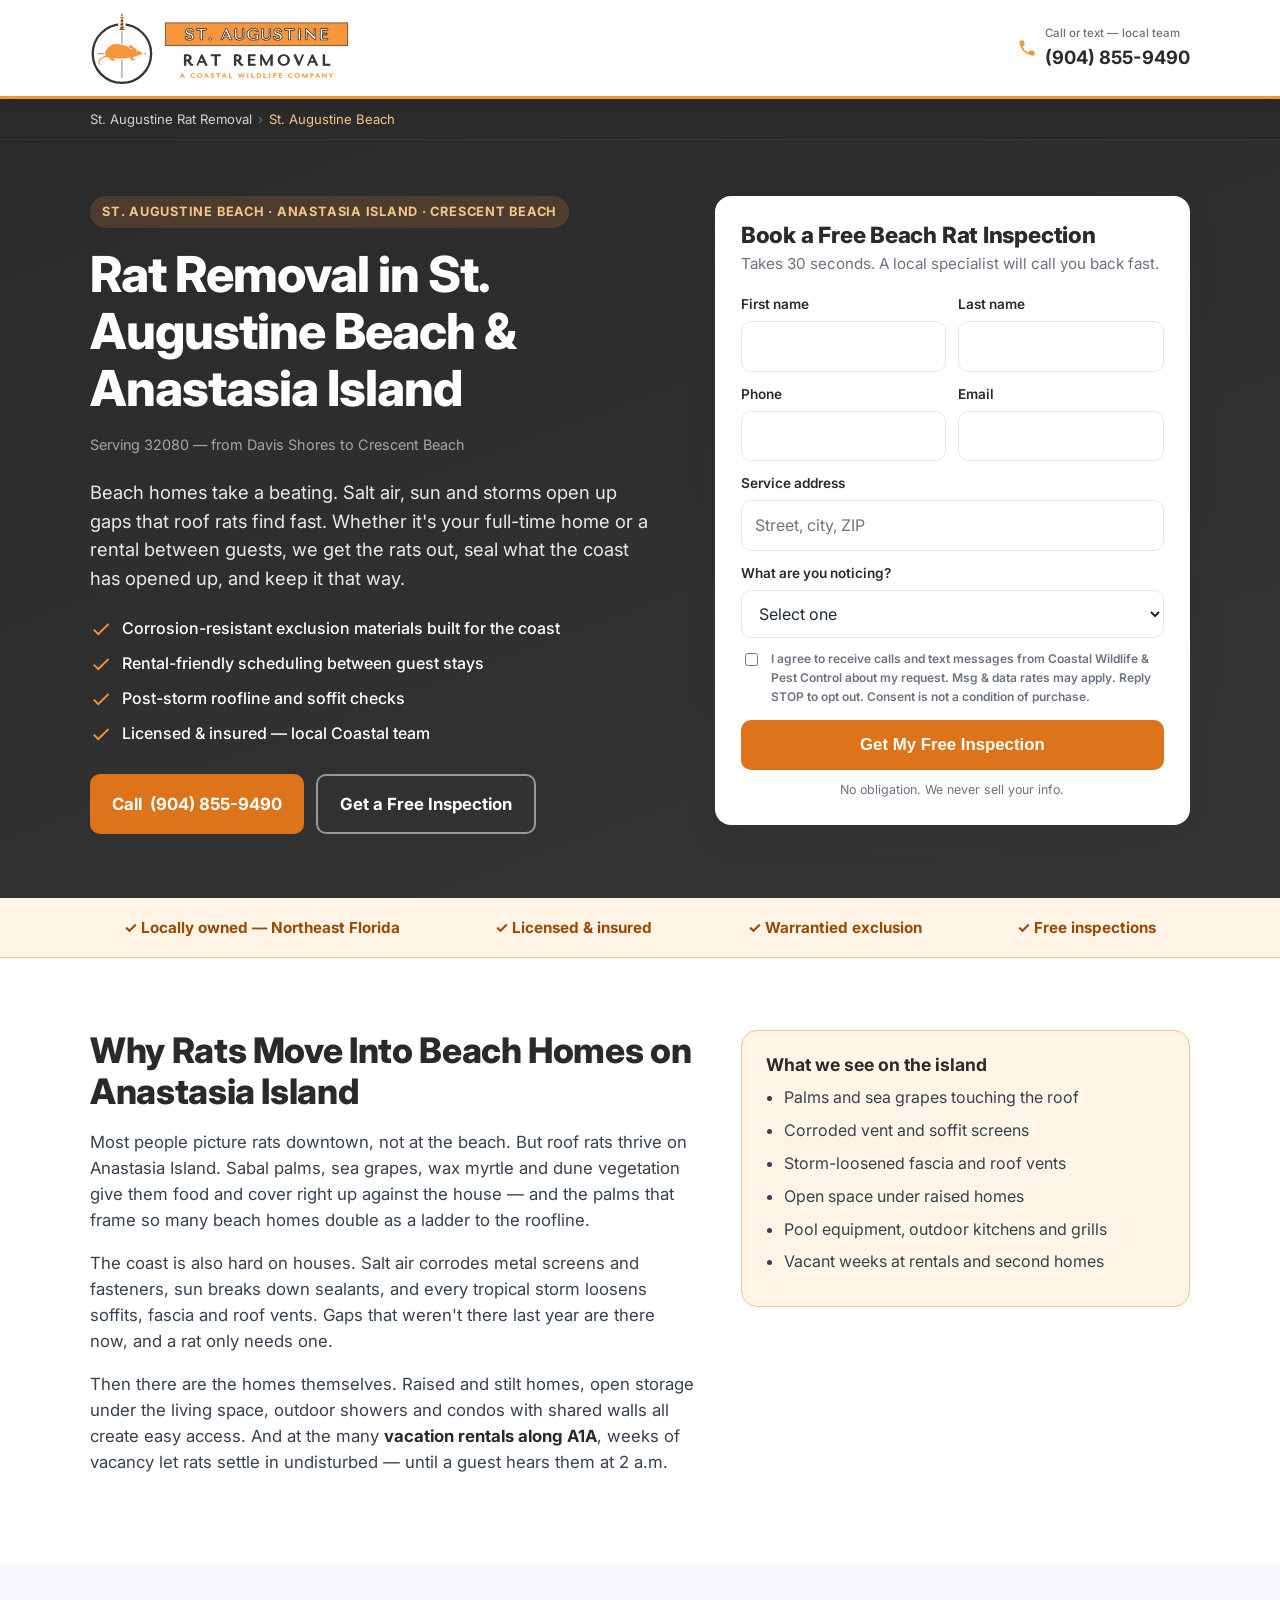
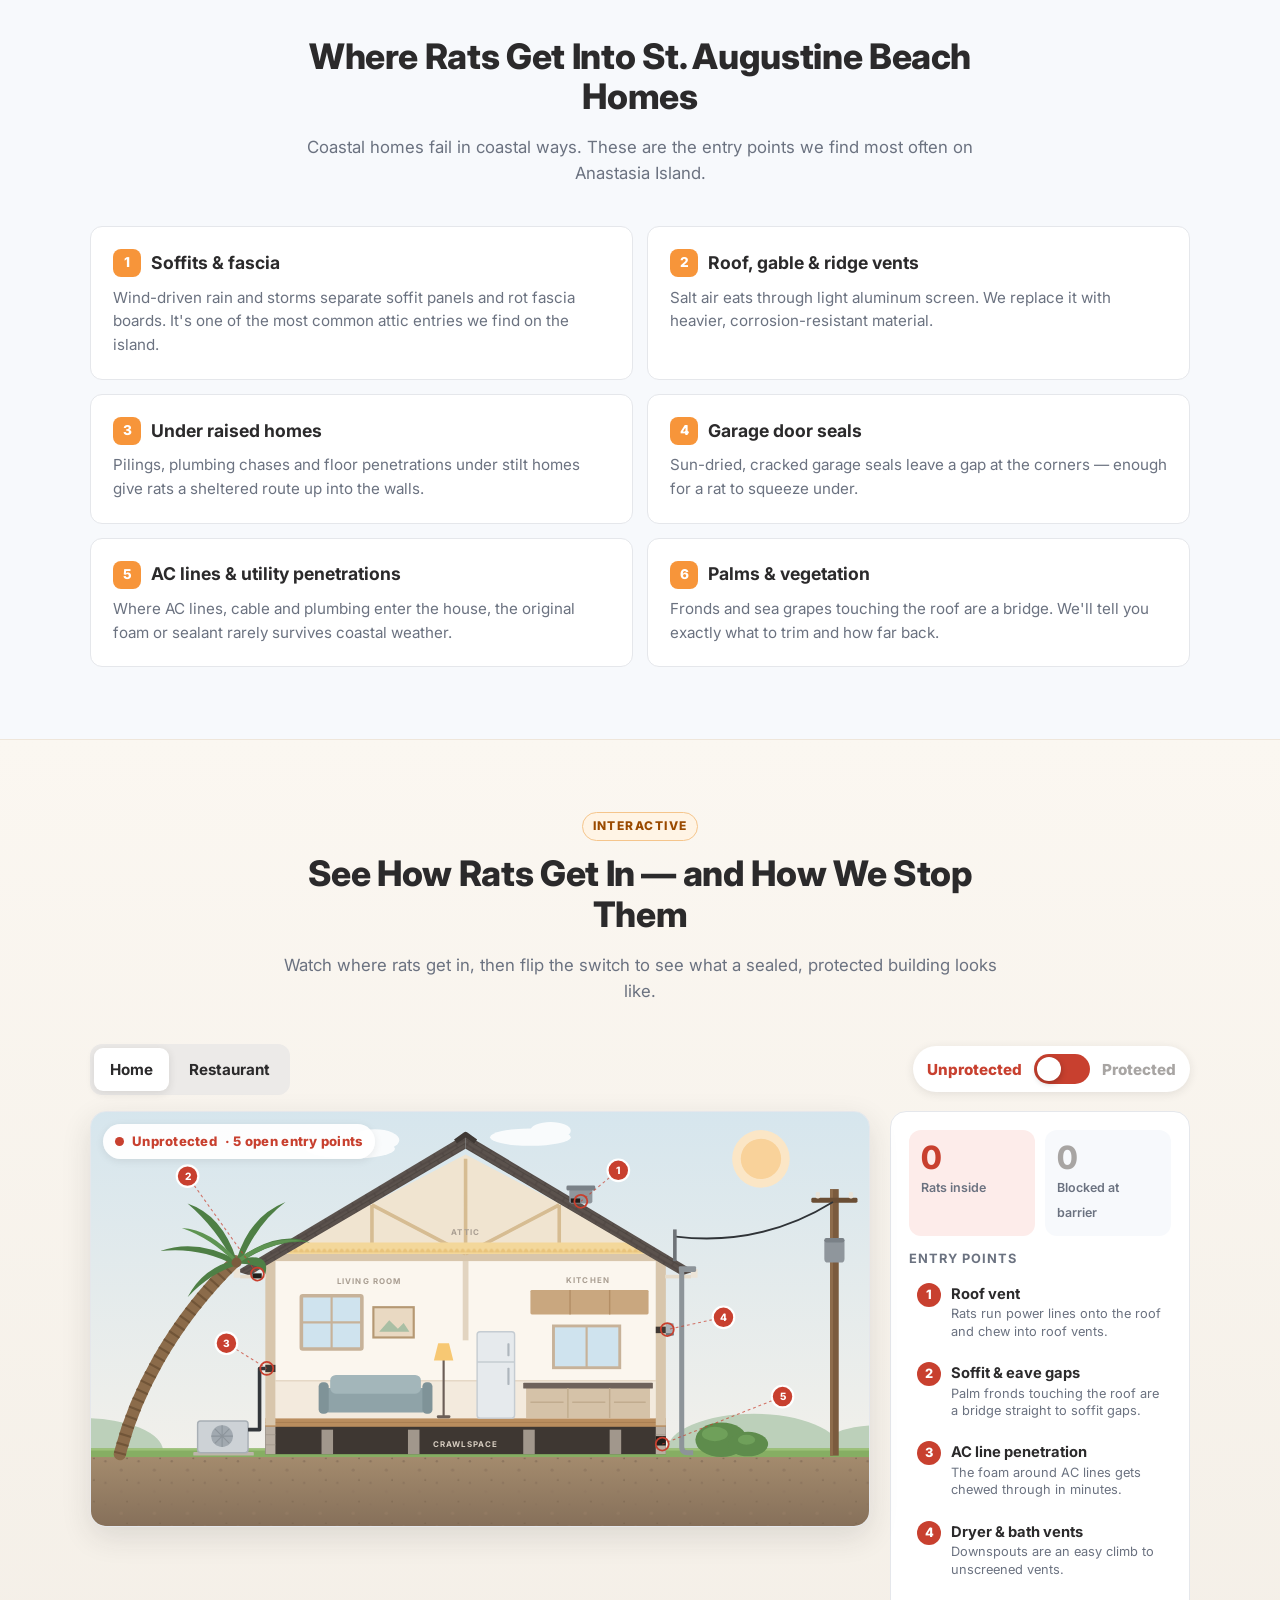
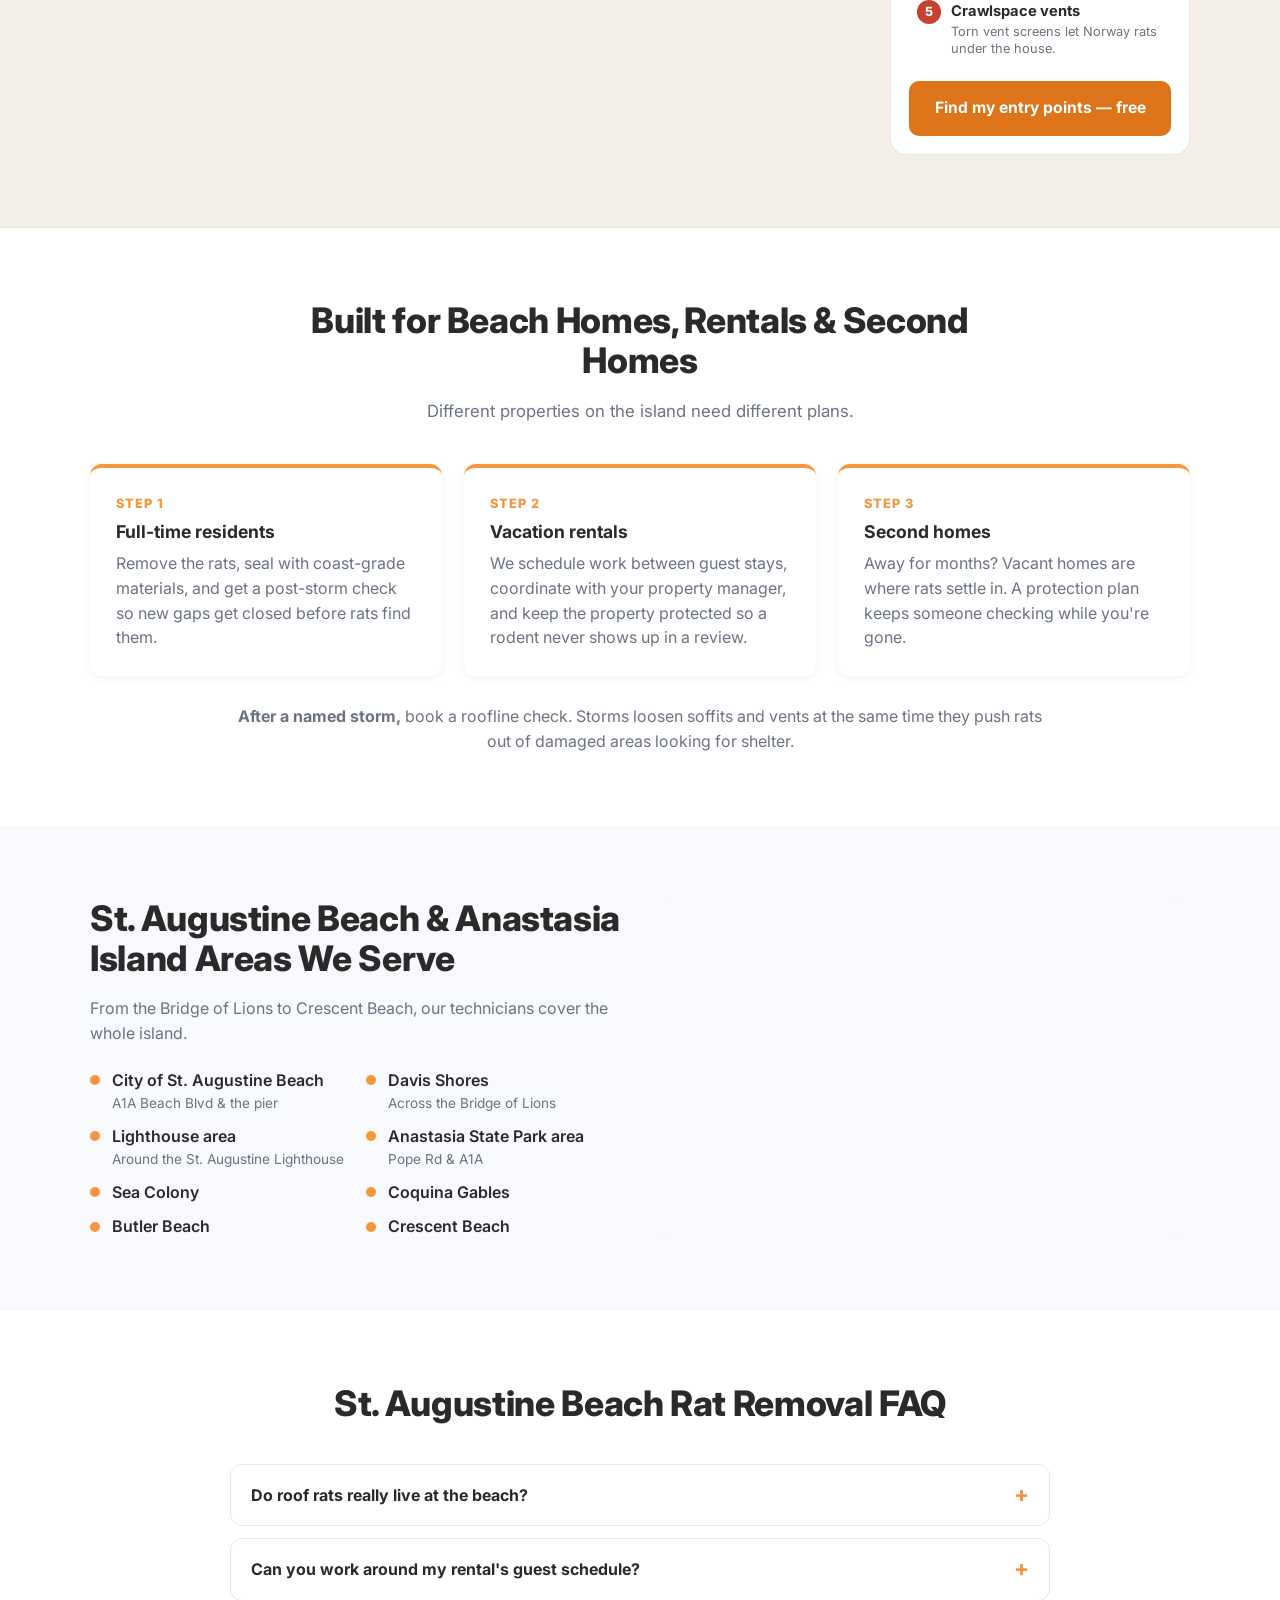
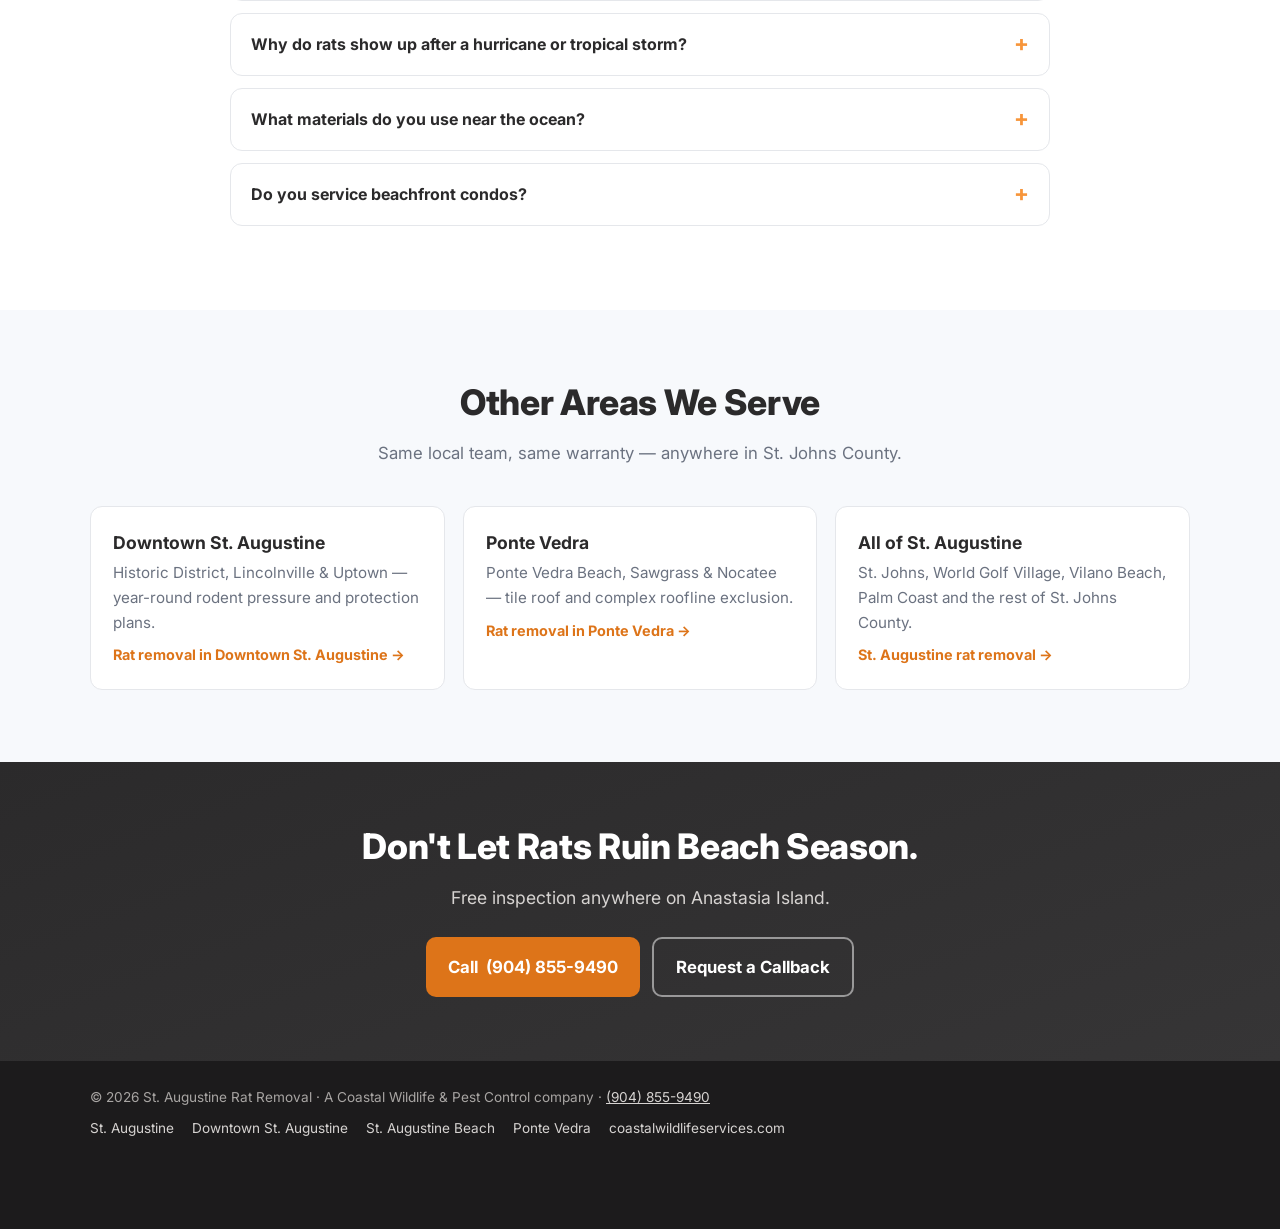
<file: st-augustine-beach/index.html>
<!doctype html>
<html lang="en">
<head>
<meta charset="utf-8">
<meta name="viewport" content="width=device-width, initial-scale=1">
<title>St. Augustine Beach Rat Removal &amp; Rodent Control</title>
<meta name="description" content="Rats in a St. Augustine Beach home or rental? We remove them, seal the gaps salt air and storms open up, and protect rentals between guests. Free inspection.">
<link rel="canonical" href="https://staugustineratremoval.com/st-augustine-beach/">
<link rel="icon" href="/favicon.ico" sizes="any">
<link rel="icon" href="/img/icon.svg" type="image/svg+xml">
<link rel="apple-touch-icon" href="/apple-touch-icon.png">
<meta name="theme-color" content="#2B2A2B">
<meta property="og:type" content="website">
<meta property="og:title" content="Rat Removal in St. Augustine Beach &amp; Anastasia Island">
<meta property="og:description" content="Rats in a St. Augustine Beach home or rental? We remove them, seal the gaps salt air and storms open up, and protect rentals between guests. Free inspection.">
<meta property="og:image" content="https://staugustineratremoval.com/img/logo-og.png">
<meta property="og:url" content="https://staugustineratremoval.com/st-augustine-beach/">
<meta name="geo.region" content="US-FL">
<link rel="preconnect" href="https://fonts.googleapis.com">
<link rel="preconnect" href="https://fonts.gstatic.com" crossorigin>
<link href="https://fonts.googleapis.com/css2?family=Inter:wght@400;500;600;700;800&display=swap" rel="stylesheet">
<link rel="stylesheet" href="/assets/site.css">

<!-- Google Tag Manager: paste your GTM snippet here (fires Google Ads conversion on the 'lead_submit' dataLayer event) -->
<script type="application/ld+json">{"@context": "https://schema.org", "@graph": [{"@type": "PestControl", "@id": "https://staugustineratremoval.com/#business", "name": "St. Augustine Rat Removal", "alternateName": "Coastal Wildlife & Pest Control", "url": "https://staugustineratremoval.com/", "telephone": "+1-904-855-9490", "logo": "https://staugustineratremoval.com/img/logo-og.png", "image": "https://staugustineratremoval.com/img/logo-og.png", "parentOrganization": {"@type": "Organization", "name": "Coastal Wildlife & Pest Control Services", "url": "https://coastalwildlifeservices.com"}, "areaServed": [{"@type": "City", "name": "St. Augustine, FL"}, {"@type": "City", "name": "St. Augustine Beach, FL"}, {"@type": "City", "name": "Ponte Vedra Beach, FL"}, {"@type": "City", "name": "Nocatee, FL"}, {"@type": "City", "name": "Vilano Beach, FL"}, {"@type": "City", "name": "St. Johns, FL"}, {"@type": "City", "name": "Palm Coast, FL"}]}, {"@type": "Service", "@id": "https://staugustineratremoval.com/st-augustine-beach/#service", "name": "Rat Removal in St. Augustine Beach & Anastasia Island", "serviceType": "Rat removal and rodent exclusion", "url": "https://staugustineratremoval.com/st-augustine-beach/", "provider": {"@id": "https://staugustineratremoval.com/#business"}, "areaServed": {"@type": "Place", "name": "St. Augustine Beach, FL 32080", "geo": {"@type": "GeoCoordinates", "latitude": 29.8506, "longitude": -81.265}}, "description": "Rats in a St. Augustine Beach home or rental? We remove them, seal the gaps salt air and storms open up, and protect rentals between guests. Free inspection."}, {"@type": "WebPage", "@id": "https://staugustineratremoval.com/st-augustine-beach/", "url": "https://staugustineratremoval.com/st-augustine-beach/", "name": "St. Augustine Beach Rat Removal & Rodent Control", "about": {"@id": "https://staugustineratremoval.com/st-augustine-beach/#service"}, "breadcrumb": {"@id": "https://staugustineratremoval.com/st-augustine-beach/#breadcrumb"}}, {"@type": "BreadcrumbList", "@id": "https://staugustineratremoval.com/st-augustine-beach/#breadcrumb", "itemListElement": [{"@type": "ListItem", "position": 1, "name": "St. Augustine Rat Removal", "item": "https://staugustineratremoval.com/"}, {"@type": "ListItem", "position": 2, "name": "St. Augustine Beach", "item": "https://staugustineratremoval.com/st-augustine-beach/"}]}, {"@type": "FAQPage", "mainEntity": [{"@type": "Question", "name": "Do roof rats really live at the beach?", "acceptedAnswer": {"@type": "Answer", "text": "Yes. Roof rats are excellent climbers and do well in coastal vegetation — palms, sea grapes and dense dune plants. On Anastasia Island they commonly end up in attics, soffits and the space under raised homes."}}, {"@type": "Question", "name": "Can you work around my rental's guest schedule?", "acceptedAnswer": {"@type": "Answer", "text": "Yes. Send us your calendar or connect us with your property manager, and we'll schedule the inspection, trapping and exclusion between stays."}}, {"@type": "Question", "name": "Why do rats show up after a hurricane or tropical storm?", "acceptedAnswer": {"@type": "Answer", "text": "Storms loosen soffits and lift roof vents, and they push rats out of flooded or damaged areas. Both happen at once — displaced rats looking for shelter, and new gaps in your roofline."}}, {"@type": "Question", "name": "What materials do you use near the ocean?", "acceptedAnswer": {"@type": "Answer", "text": "Corrosion-resistant materials — heavy-gauge mesh, metal flashing and exterior-rated sealants — so the seal doesn't fail after one salty season."}}, {"@type": "Question", "name": "Do you service beachfront condos?", "acceptedAnswer": {"@type": "Answer", "text": "Yes. In condos, rats often travel through shared walls and utility chases, so we look at your unit and the building's common entry points. We can coordinate with your HOA or management company."}}]}]}</script>
</head>
<body data-area="st-augustine-beach">

<header class="top">
  <div class="wrap">
    <a class="brand" href="/">
      <img src="/img/logo-horizontal.svg" width="1140" height="324" alt="St. Augustine Rat Removal — a Coastal Wildlife company">
    </a>
    <a class="call js-tel" href="tel:+19048559490">
      <svg width="20" height="20" viewBox="0 0 24 24" fill="#F7953A" aria-hidden="true"><path d="M6.6 10.8a15.1 15.1 0 0 0 6.6 6.6l2.2-2.2c.3-.3.7-.4 1-.2 1.1.4 2.3.6 3.6.6.6 0 1 .4 1 1V20c0 .6-.4 1-1 1A17 17 0 0 1 3 4c0-.6.4-1 1-1h3.5c.6 0 1 .4 1 1 0 1.3.2 2.5.6 3.6.1.3 0 .7-.2 1z"/></svg>
      <span><small class="lbl">Call or text — local team</small><span class="num js-phone">(904) 855-9490</span></span>
    </a>
  </div>
</header>
<nav class="crumbs" aria-label="Breadcrumb"><div class="wrap"><ol>
  <li><a href="/">St. Augustine Rat Removal</a></li>
  <li><span aria-current="page">St. Augustine Beach</span></li>
</ol></div></nav>

<section class="hero">
  <div class="wrap grid">
    <div>
      <span class="eyebrow">St. Augustine Beach · Anastasia Island · Crescent Beach</span>
      <h1>Rat Removal in St. Augustine Beach &amp; Anastasia Island</h1>
      <p class="zip">Serving 32080 — from Davis Shores to Crescent Beach</p>
      <p class="lead">Beach homes take a beating. Salt air, sun and storms open up gaps that roof rats find fast. Whether it's your full-time home or a rental between guests, we get the rats out, seal what the coast has opened up, and keep it that way.</p>
      <ul class="checks">
        <li><svg viewBox="0 0 24 24" fill="#F7953A" aria-hidden="true"><path d="M9 16.2 4.8 12l-1.4 1.4L9 19 21 7l-1.4-1.4z"/></svg>Corrosion-resistant exclusion materials built for the coast</li>
        <li><svg viewBox="0 0 24 24" fill="#F7953A" aria-hidden="true"><path d="M9 16.2 4.8 12l-1.4 1.4L9 19 21 7l-1.4-1.4z"/></svg>Rental-friendly scheduling between guest stays</li>
        <li><svg viewBox="0 0 24 24" fill="#F7953A" aria-hidden="true"><path d="M9 16.2 4.8 12l-1.4 1.4L9 19 21 7l-1.4-1.4z"/></svg>Post-storm roofline and soffit checks</li>
        <li><svg viewBox="0 0 24 24" fill="#F7953A" aria-hidden="true"><path d="M9 16.2 4.8 12l-1.4 1.4L9 19 21 7l-1.4-1.4z"/></svg>Licensed &amp; insured — local Coastal team</li>
      </ul>
      <div class="hero-ctas">
        <a class="btn btn-orange js-tel" href="tel:+19048559490">Call <span class="js-phone">(904) 855-9490</span></a>
        <a class="btn btn-ghost" href="#quote">Get a Free Inspection</a>
      </div>
    </div>

    <div class="card" id="quote">
      <div id="formWrap">
        <h2>Book a Free Beach Rat Inspection</h2>
        <p class="sub">Takes 30 seconds. A local specialist will call you back fast.</p>
        <form id="leadForm" novalidate>
          <div class="row">
            <div class="field"><label for="first_name">First name</label><input id="first_name" name="first_name" autocomplete="given-name" required></div>
            <div class="field"><label for="last_name">Last name</label><input id="last_name" name="last_name" autocomplete="family-name" required></div>
          </div>
          <div class="row">
            <div class="field"><label for="phone">Phone</label><input id="phone" name="phone" type="tel" inputmode="tel" autocomplete="tel" required></div>
            <div class="field"><label for="email">Email</label><input id="email" name="email" type="email" autocomplete="email"></div>
          </div>
          <div class="field"><label for="address">Service address</label><input id="address" name="address" autocomplete="street-address" placeholder="Street, city, ZIP" required></div>
          <div class="field">
            <label for="issue">What are you noticing?</label>
            <select id="issue" name="issue" required>
              <option value="">Select one</option>
              <option>Scratching / noises in attic or walls</option>
              <option>Saw a rat inside or outside</option>
              <option>Droppings or chewed items</option>
              <option>Chewed wires / insulation damage</option>
              <option>Need entry points sealed</option>
              <option>Interested in a protection plan</option>
              <option>Something else</option>
            </select>
          </div>
          <input class="hp" type="text" name="company_website" tabindex="-1" autocomplete="off" aria-hidden="true">
          <label class="consent"><input type="checkbox" name="sms_consent" value="yes">I agree to receive calls and text messages from Coastal Wildlife &amp; Pest Control about my request. Msg &amp; data rates may apply. Reply STOP to opt out. Consent is not a condition of purchase.</label>
          <button class="btn btn-orange" type="submit" id="submitBtn">Get My Free Inspection</button>
          <p class="err" id="formErr">Please fill in your name, phone, address and issue.</p>
          <p class="fine">No obligation. We never sell your info.</p>
        </form>
      </div>
      <div class="thanks" id="thanks">
        <svg width="56" height="56" viewBox="0 0 24 24" fill="#F7953A" aria-hidden="true"><path d="M12 2a10 10 0 1 0 0 20 10 10 0 0 0 0-20zm-2 15-5-5 1.4-1.4L10 14.2l7.6-7.6L19 8z"/></svg>
        <h2>Got it — we're on it.</h2>
        <p class="sub">A specialist will call you shortly. Need us sooner?</p>
        <a class="btn btn-orange js-tel" href="tel:+19048559490">Call <span class="js-phone">(904) 855-9490</span></a>
      </div>
    </div>
  </div>
</section>

<div class="trust">
  <div class="wrap">
    <span>✓ Locally owned — Northeast Florida</span>
    <span>✓ Licensed &amp; insured</span>
    <span>✓ Warrantied exclusion</span>
    <span>✓ Free inspections</span>
  </div>
</div>

<section class="block">
  <div class="wrap split">
    <div class="prose">
      <h2>Why Rats Move Into Beach Homes on Anastasia Island</h2>
      <p>Most people picture rats downtown, not at the beach. But roof rats thrive on Anastasia Island. Sabal palms, sea grapes, wax myrtle and dune vegetation give them food and cover right up against the house — and the palms that frame so many beach homes double as a ladder to the roofline.</p>
      <p>The coast is also hard on houses. Salt air corrodes metal screens and fasteners, sun breaks down sealants, and every tropical storm loosens soffits, fascia and roof vents. Gaps that weren't there last year are there now, and a rat only needs one.</p>
      <p>Then there are the homes themselves. Raised and stilt homes, open storage under the living space, outdoor showers and condos with shared walls all create easy access. And at the many <strong>vacation rentals along A1A</strong>, weeks of vacancy let rats settle in undisturbed — until a guest hears them at 2 a.m.</p>
    </div>
    <aside class="aside">
      <h3>What we see on the island</h3>
      <ul>
          <li>Palms and sea grapes touching the roof</li>
          <li>Corroded vent and soffit screens</li>
          <li>Storm-loosened fascia and roof vents</li>
          <li>Open space under raised homes</li>
          <li>Pool equipment, outdoor kitchens and grills</li>
          <li>Vacant weeks at rentals and second homes</li>
      </ul>
    </aside>
  </div>
</section>

<section class="block alt">
  <div class="wrap">
    <div class="center">
      <h2>Where Rats Get Into St. Augustine Beach Homes</h2>
      <p>Coastal homes fail in coastal ways. These are the entry points we find most often on Anastasia Island.</p>
    </div>
    <div class="entry">
      <div class="tile"><h3><span>1</span>Soffits &amp; fascia</h3><p>Wind-driven rain and storms separate soffit panels and rot fascia boards. It's one of the most common attic entries we find on the island.</p></div>
      <div class="tile"><h3><span>2</span>Roof, gable &amp; ridge vents</h3><p>Salt air eats through light aluminum screen. We replace it with heavier, corrosion-resistant material.</p></div>
      <div class="tile"><h3><span>3</span>Under raised homes</h3><p>Pilings, plumbing chases and floor penetrations under stilt homes give rats a sheltered route up into the walls.</p></div>
      <div class="tile"><h3><span>4</span>Garage door seals</h3><p>Sun-dried, cracked garage seals leave a gap at the corners — enough for a rat to squeeze under.</p></div>
      <div class="tile"><h3><span>5</span>AC lines &amp; utility penetrations</h3><p>Where AC lines, cable and plumbing enter the house, the original foam or sealant rarely survives coastal weather.</p></div>
      <div class="tile"><h3><span>6</span>Palms &amp; vegetation</h3><p>Fronds and sea grapes touching the roof are a bridge. We'll tell you exactly what to trim and how far back.</p></div>
    </div>
  </div>
</section>

<section class="block simsec" id="how-rats-get-in">
  <div class="wrap">
    <div class="center"><span class="kicker">Interactive</span><h2>See How Rats Get In — and How We Stop Them</h2><p>Watch where rats get in, then flip the switch to see what a sealed, protected building looks like.</p></div>
    <div class="ratsim" data-ratsim data-scene="home"></div>
  </div>
</section>

<section class="block">
  <div class="wrap">
    <div class="center"><h2>Built for Beach Homes, Rentals &amp; Second Homes</h2><p>Different properties on the island need different plans.</p></div>
    <div class="steps">
      <div class="step"><h3>Full-time residents</h3><p>Remove the rats, seal with coast-grade materials, and get a post-storm check so new gaps get closed before rats find them.</p></div>
      <div class="step"><h3>Vacation rentals</h3><p>We schedule work between guest stays, coordinate with your property manager, and keep the property protected so a rodent never shows up in a review.</p></div>
      <div class="step"><h3>Second homes</h3><p>Away for months? Vacant homes are where rats settle in. A protection plan keeps someone checking while you're gone.</p></div>
    </div>
    <p style="max-width:820px;margin:28px auto 0;color:var(--muted);text-align:center"><strong>After a named storm,</strong> book a roofline check. Storms loosen soffits and vents at the same time they push rats out of damaged areas looking for shelter.</p>
  </div>
</section>

<section class="block alt">
  <div class="wrap hoods">
    <div>
      <h2>St. Augustine Beach &amp; Anastasia Island Areas We Serve</h2>
      <p style="color:var(--muted);margin:0 0 22px">From the Bridge of Lions to Crescent Beach, our technicians cover the whole island.</p>
      <ul class="hoodlist">
        <li>City of St. Augustine Beach<small>A1A Beach Blvd &amp; the pier</small></li>
        <li>Davis Shores<small>Across the Bridge of Lions</small></li>
        <li>Lighthouse area<small>Around the St. Augustine Lighthouse</small></li>
        <li>Anastasia State Park area<small>Pope Rd &amp; A1A</small></li>
        <li>Sea Colony</li>
        <li>Coquina Gables</li>
        <li>Butler Beach</li>
        <li>Crescent Beach</li>
      </ul>
    </div>
    <iframe class="map" title="Map of St. Augustine Beach" loading="lazy" referrerpolicy="no-referrer-when-downgrade"
      src="https://maps.google.com/maps?q=St.+Augustine+Beach,+FL+32080&amp;z=13&amp;output=embed"></iframe>
  </div>
</section>
<section class="block" id="faq">
  <div class="wrap">
    <div class="center"><h2>St. Augustine Beach Rat Removal FAQ</h2></div>
    <div class="faq">
      <details><summary>Do roof rats really live at the beach?</summary><p>Yes. Roof rats are excellent climbers and do well in coastal vegetation — palms, sea grapes and dense dune plants. On Anastasia Island they commonly end up in attics, soffits and the space under raised homes.</p></details>
      <details><summary>Can you work around my rental's guest schedule?</summary><p>Yes. Send us your calendar or connect us with your property manager, and we'll schedule the inspection, trapping and exclusion between stays.</p></details>
      <details><summary>Why do rats show up after a hurricane or tropical storm?</summary><p>Storms loosen soffits and lift roof vents, and they push rats out of flooded or damaged areas. Both happen at once — displaced rats looking for shelter, and new gaps in your roofline.</p></details>
      <details><summary>What materials do you use near the ocean?</summary><p>Corrosion-resistant materials — heavy-gauge mesh, metal flashing and exterior-rated sealants — so the seal doesn't fail after one salty season.</p></details>
      <details><summary>Do you service beachfront condos?</summary><p>Yes. In condos, rats often travel through shared walls and utility chases, so we look at your unit and the building's common entry points. We can coordinate with your HOA or management company.</p></details>
    </div>
  </div>
</section>
<section class="block alt">
  <div class="wrap">
    <div class="center"><h2>Other Areas We Serve</h2><p>Same local team, same warranty — anywhere in St. Johns County.</p></div>
    <div class="areas">
      <a class="area" href="/downtown-st-augustine/"><b>Downtown St. Augustine</b><span>Historic District, Lincolnville &amp; Uptown — year-round rodent pressure and protection plans.</span><em>Rat removal in Downtown St. Augustine →</em></a>
      <a class="area" href="/ponte-vedra/"><b>Ponte Vedra</b><span>Ponte Vedra Beach, Sawgrass &amp; Nocatee — tile roof and complex roofline exclusion.</span><em>Rat removal in Ponte Vedra →</em></a>
      <a class="area" href="/"><b>All of St. Augustine</b><span>St. Johns, World Golf Village, Vilano Beach, Palm Coast and the rest of St. Johns County.</span><em>St. Augustine rat removal →</em></a>
    </div>
  </div>
</section>
<section class="final">
  <div class="wrap">
    <h2>Don't Let Rats Ruin Beach Season.</h2>
    <p>Free inspection anywhere on Anastasia Island.</p>
    <div class="hero-ctas" style="justify-content:center">
      <a class="btn btn-orange js-tel" href="tel:+19048559490">Call <span class="js-phone">(904) 855-9490</span></a>
      <a class="btn btn-ghost" href="#quote">Request a Callback</a>
    </div>
  </div>
</section>

<footer>
  <div class="wrap">
    <span>© <span id="yr"></span> St. Augustine Rat Removal · A Coastal Wildlife &amp; Pest Control company · <a class="js-tel" href="tel:+19048559490"><span class="js-phone">(904) 855-9490</span></a></span>
    <nav class="links" aria-label="Service areas"><a href="/">St. Augustine</a> <a href="/downtown-st-augustine/">Downtown St. Augustine</a> <a href="/st-augustine-beach/">St. Augustine Beach</a> <a href="/ponte-vedra/">Ponte Vedra</a> <a href="https://coastalwildlifeservices.com">coastalwildlifeservices.com</a></nav>
  </div>
</footer>

<div class="mbar">
  <a class="btn btn-orange js-tel" href="tel:+19048559490">📞 Call Now</a>
  <a class="btn btn-navy" href="#quote">Free Inspection</a>
</div>

<script src="/assets/site.js?v=3"></script>
<script src="/assets/rat-sim.js?v=3" defer></script>
<script src="https://cdn.callrail.com/companies/403239938/b31ee02e3ae59db658df/12/swap.js"></script>
</body>
</html>
</file>
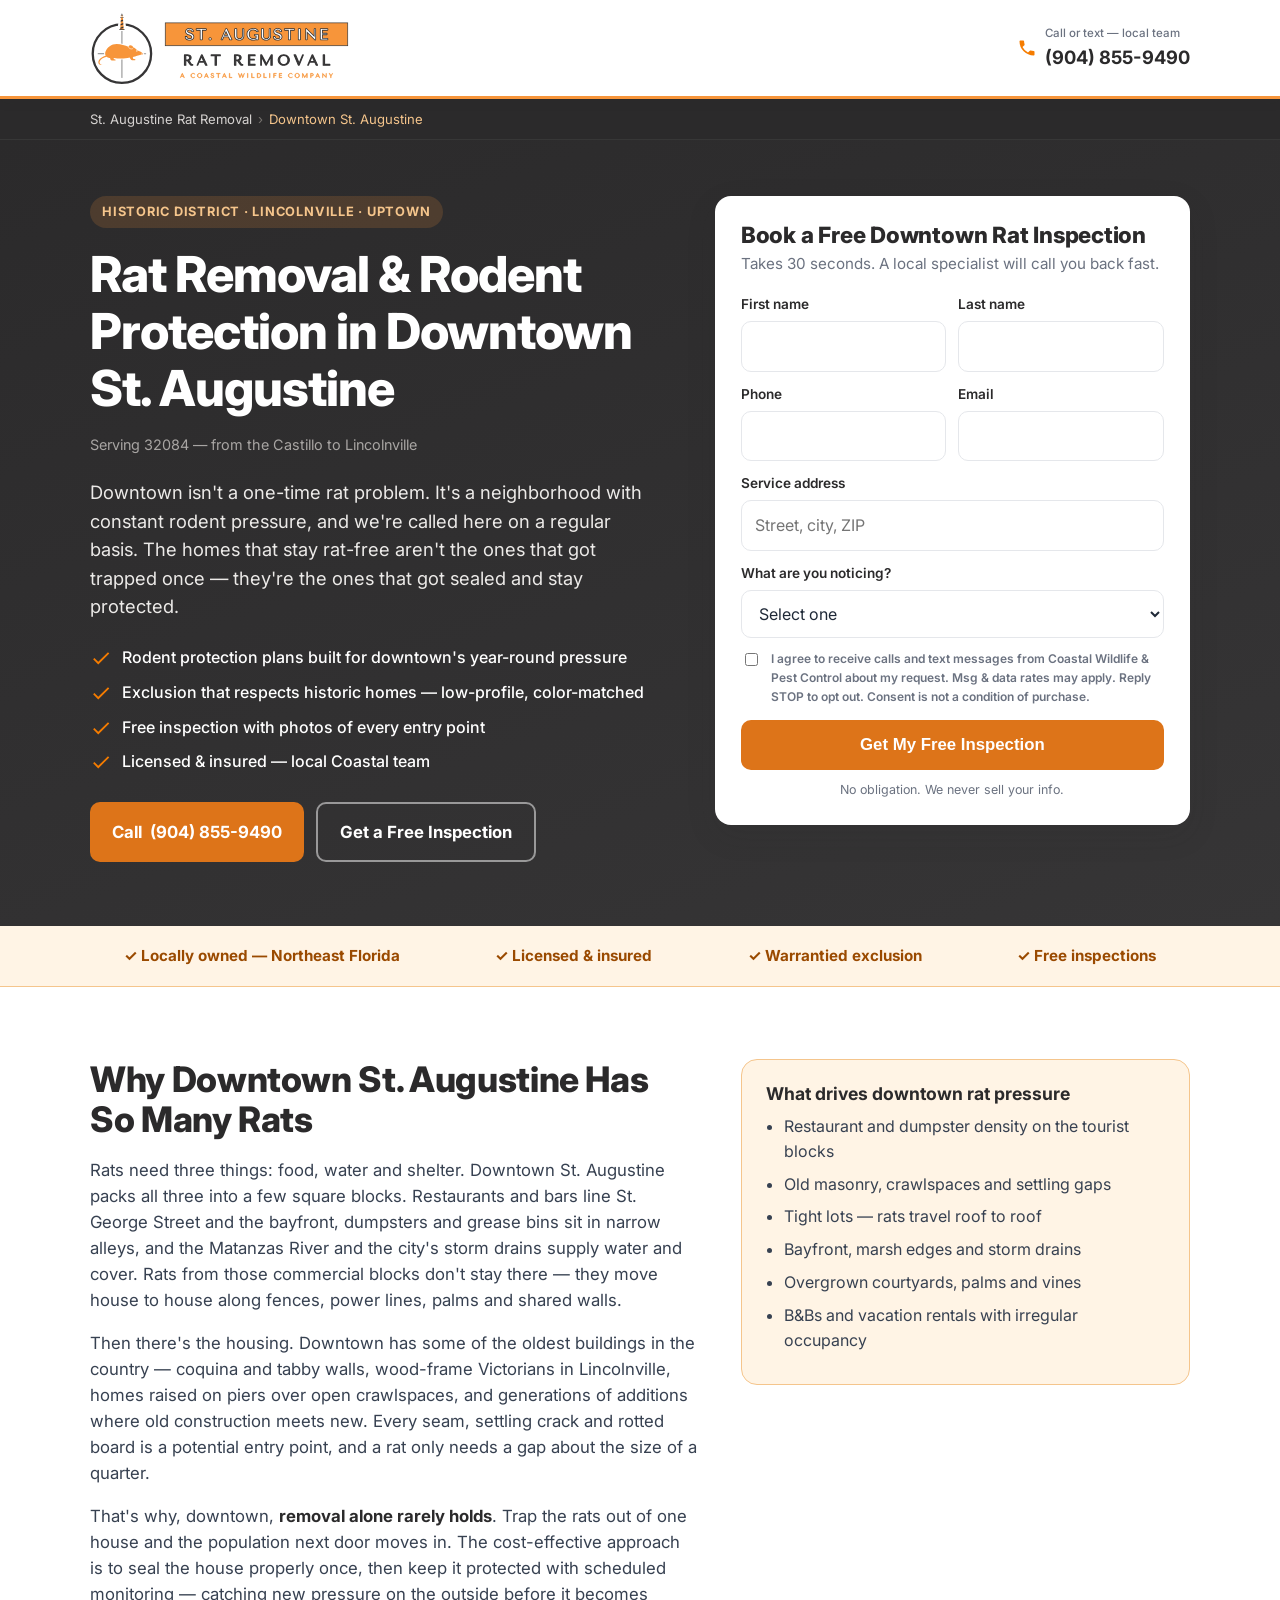
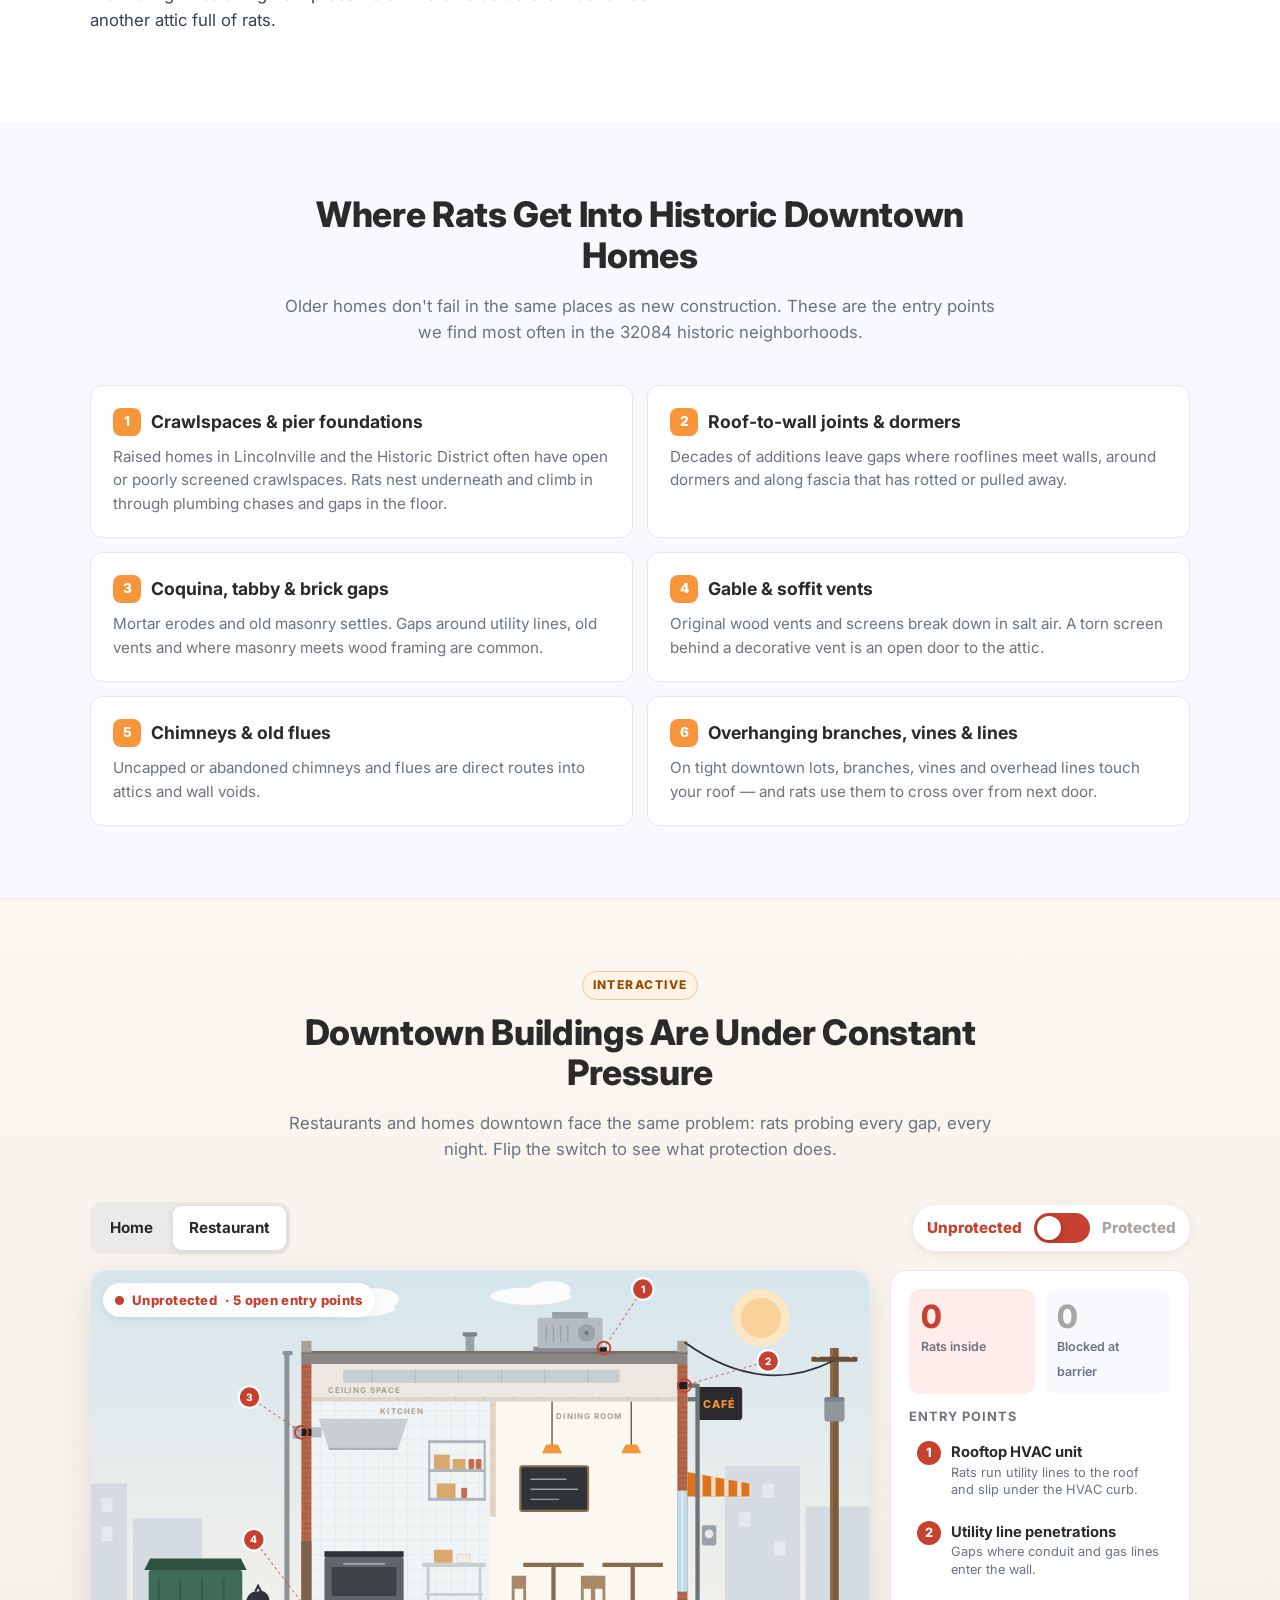
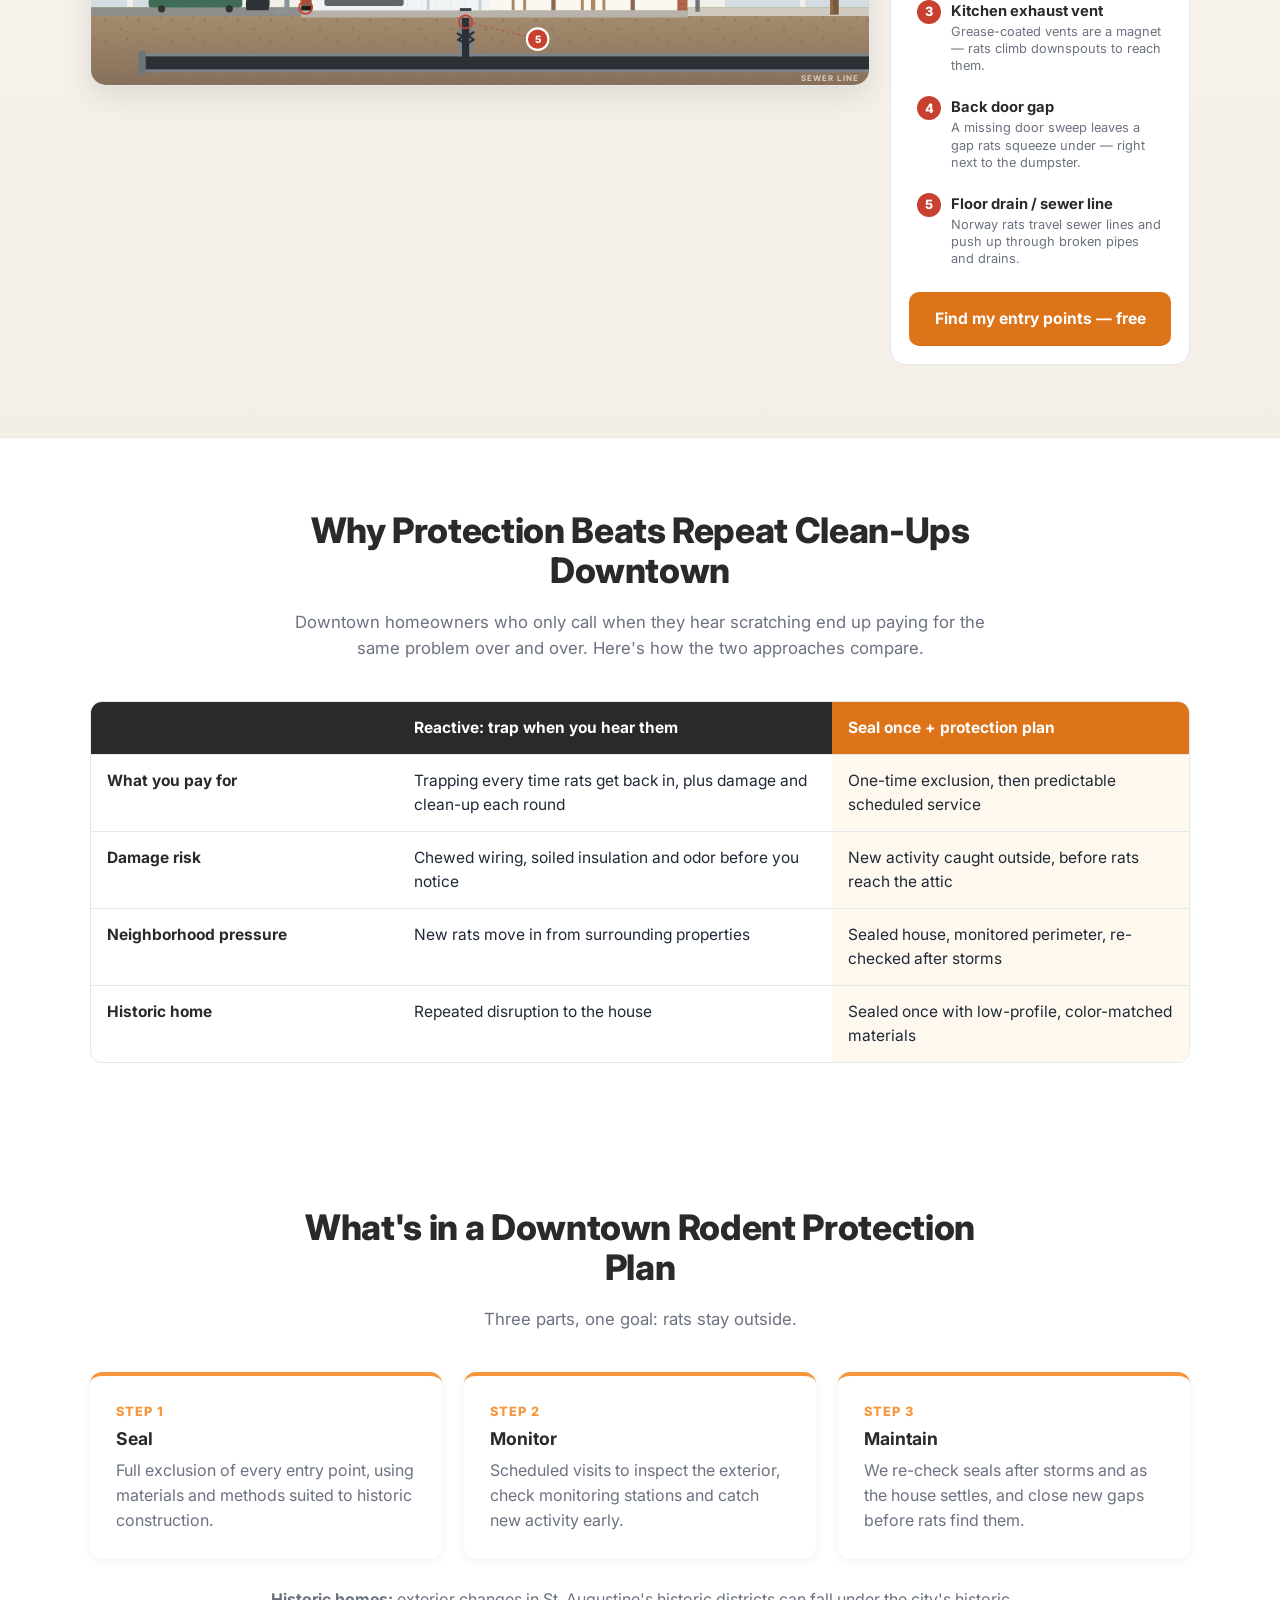
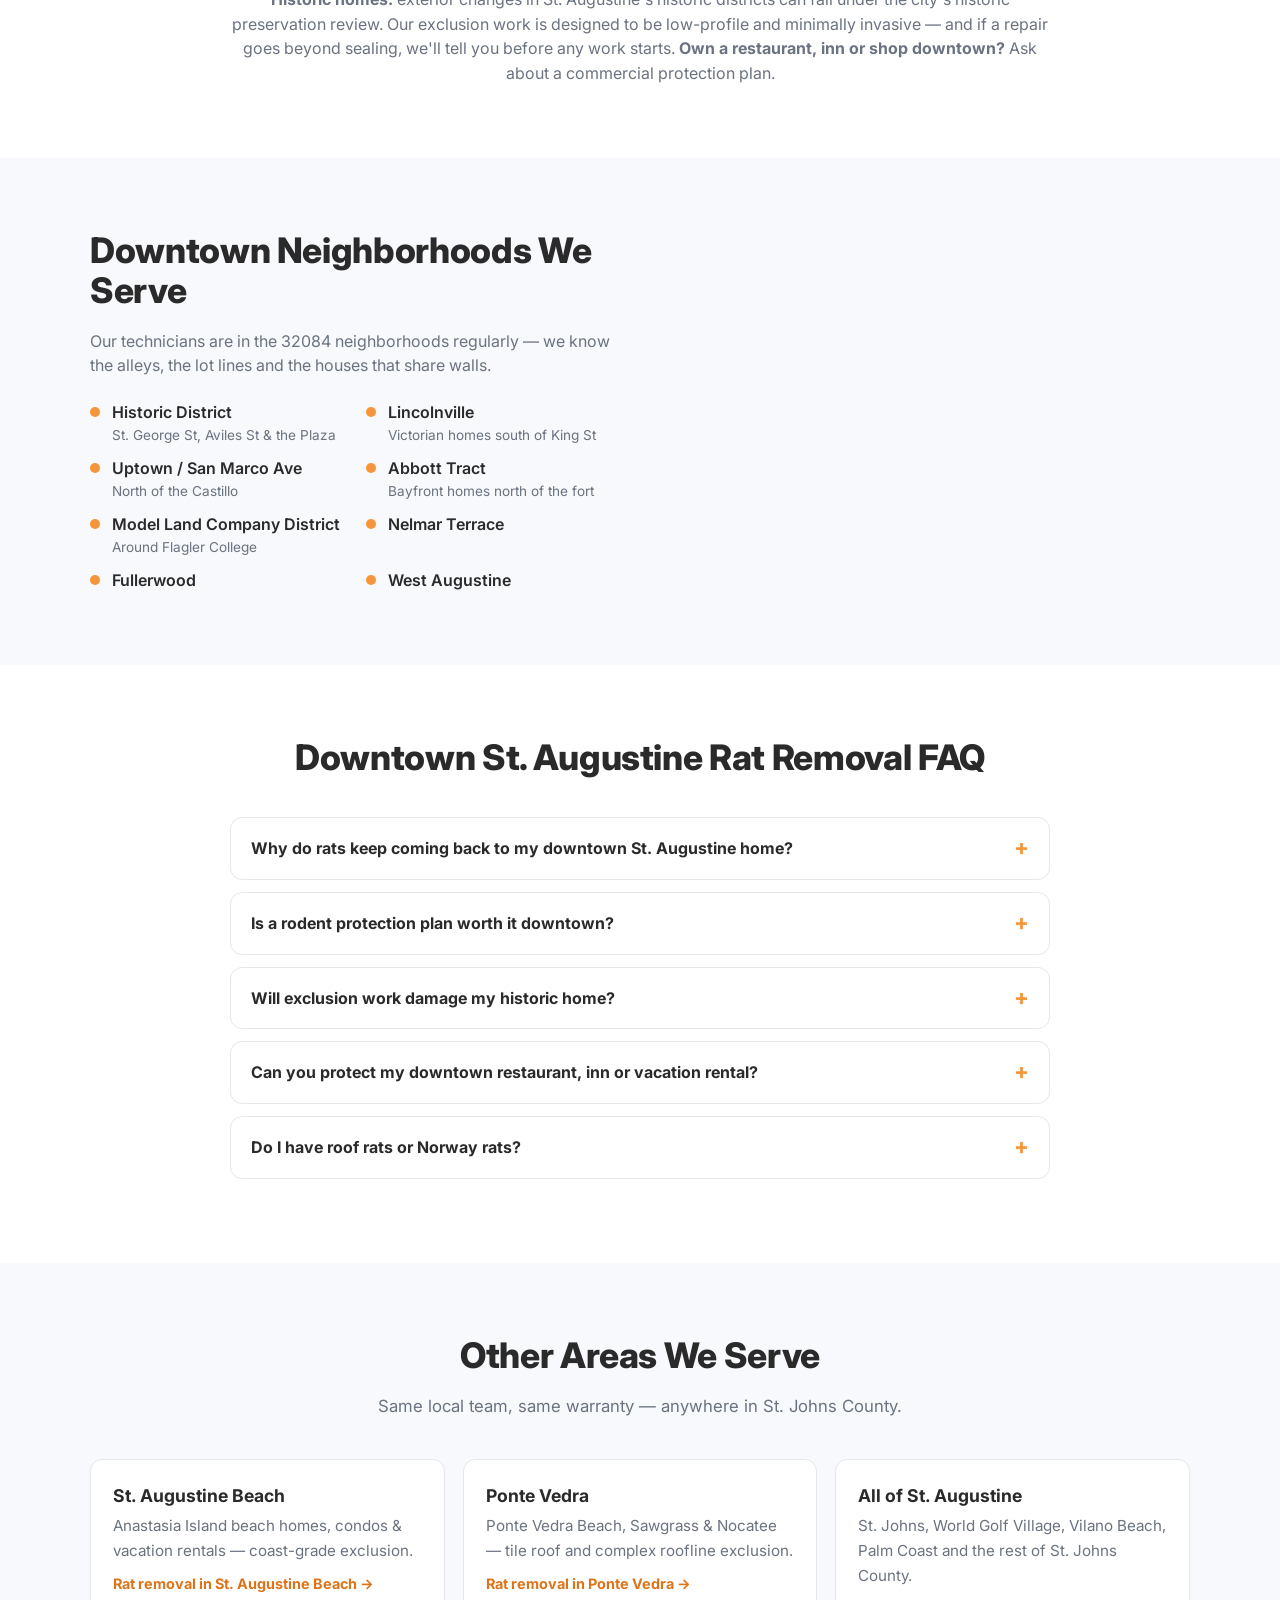
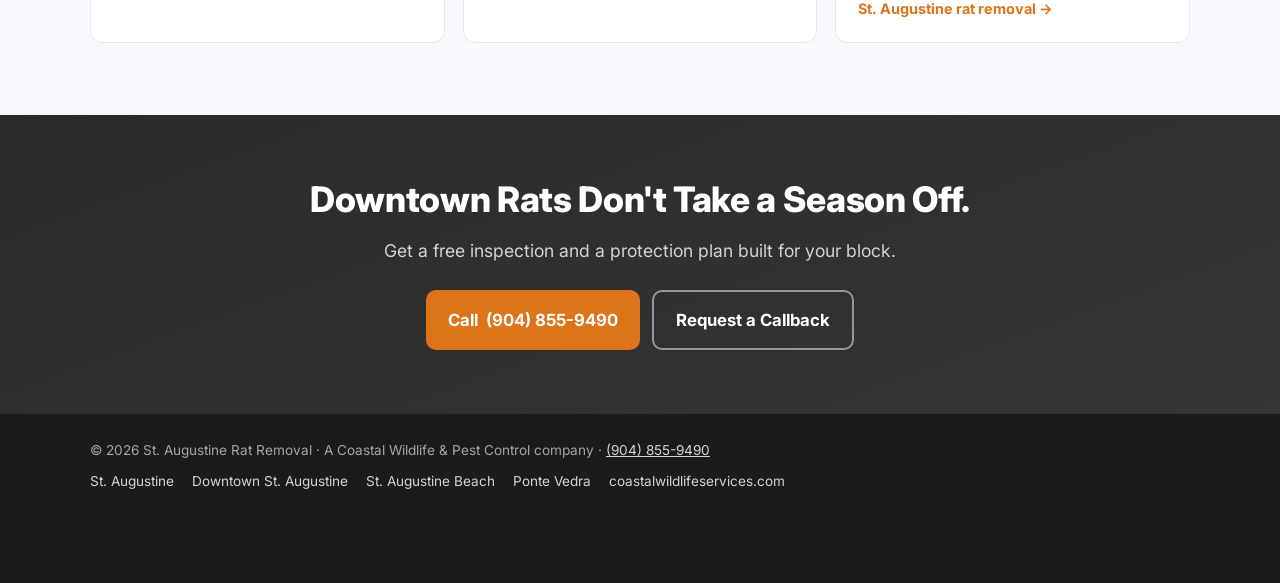
<file: public/downtown-st-augustine/index.html>
<!doctype html>
<html lang="en">
<head>
<meta charset="utf-8">
<meta name="viewport" content="width=device-width, initial-scale=1">
<title>Downtown St. Augustine Rat Removal &amp; Rodent Prevention</title>
<meta name="description" content="Downtown St. Augustine has constant rat pressure. We remove rats, seal historic homes carefully, and keep them out with a protection plan. Free inspection.">
<link rel="canonical" href="https://staugustineratremoval.com/downtown-st-augustine/">
<link rel="icon" href="/favicon.ico" sizes="any">
<link rel="icon" href="/img/icon.svg" type="image/svg+xml">
<link rel="apple-touch-icon" href="/apple-touch-icon.png">
<meta name="theme-color" content="#0A1A3A">
<meta property="og:type" content="website">
<meta property="og:title" content="Rat Removal &amp; Rodent Protection in Downtown St. Augustine">
<meta property="og:description" content="Downtown St. Augustine has constant rat pressure. We remove rats, seal historic homes carefully, and keep them out with a protection plan. Free inspection.">
<meta property="og:image" content="https://staugustineratremoval.com/img/logo-og.png">
<meta property="og:url" content="https://staugustineratremoval.com/downtown-st-augustine/">
<meta name="geo.region" content="US-FL">
<link rel="preconnect" href="https://fonts.googleapis.com">
<link rel="preconnect" href="https://fonts.gstatic.com" crossorigin>
<link href="https://fonts.googleapis.com/css2?family=Inter:wght@400;500;600;700;800&display=swap" rel="stylesheet">
<link rel="stylesheet" href="/assets/site.css?v=5a251322">

<!-- Google Tag Manager: paste your GTM snippet here (fires Google Ads conversion on the 'lead_submit' dataLayer event) -->
<script type="application/ld+json">{"@context": "https://schema.org", "@graph": [{"@type": "PestControl", "@id": "https://staugustineratremoval.com/#business", "name": "St. Augustine Rat Removal", "alternateName": "Coastal Wildlife & Pest Control", "url": "https://staugustineratremoval.com/", "telephone": "+1-904-855-9490", "logo": "https://staugustineratremoval.com/img/logo-og.png", "image": "https://staugustineratremoval.com/img/logo-og.png", "parentOrganization": {"@type": "Organization", "name": "Coastal Wildlife & Pest Control Services", "url": "https://coastalwildlifeservices.com"}, "areaServed": [{"@type": "City", "name": "St. Augustine, FL"}, {"@type": "City", "name": "St. Augustine Beach, FL"}, {"@type": "City", "name": "Ponte Vedra Beach, FL"}, {"@type": "City", "name": "Nocatee, FL"}, {"@type": "City", "name": "Vilano Beach, FL"}, {"@type": "City", "name": "St. Johns, FL"}, {"@type": "City", "name": "Palm Coast, FL"}]}, {"@type": "Service", "@id": "https://staugustineratremoval.com/downtown-st-augustine/#service", "name": "Rat Removal & Rodent Protection in Downtown St. Augustine", "serviceType": "Rat removal and rodent exclusion", "url": "https://staugustineratremoval.com/downtown-st-augustine/", "provider": {"@id": "https://staugustineratremoval.com/#business"}, "areaServed": {"@type": "Place", "name": "Downtown St. Augustine, FL 32084", "geo": {"@type": "GeoCoordinates", "latitude": 29.8925, "longitude": -81.313}}, "description": "Downtown St. Augustine has constant rat pressure. We remove rats, seal historic homes carefully, and keep them out with a protection plan. Free inspection."}, {"@type": "WebPage", "@id": "https://staugustineratremoval.com/downtown-st-augustine/", "url": "https://staugustineratremoval.com/downtown-st-augustine/", "name": "Downtown St. Augustine Rat Removal & Rodent Prevention", "about": {"@id": "https://staugustineratremoval.com/downtown-st-augustine/#service"}, "breadcrumb": {"@id": "https://staugustineratremoval.com/downtown-st-augustine/#breadcrumb"}}, {"@type": "BreadcrumbList", "@id": "https://staugustineratremoval.com/downtown-st-augustine/#breadcrumb", "itemListElement": [{"@type": "ListItem", "position": 1, "name": "St. Augustine Rat Removal", "item": "https://staugustineratremoval.com/"}, {"@type": "ListItem", "position": 2, "name": "Downtown St. Augustine", "item": "https://staugustineratremoval.com/downtown-st-augustine/"}]}, {"@type": "FAQPage", "mainEntity": [{"@type": "Question", "name": "Why do rats keep coming back to my downtown St. Augustine home?", "acceptedAnswer": {"@type": "Answer", "text": "Because the pressure around you never goes away. Restaurants, dumpsters, old buildings and tight lots support a large rat population, so trapping the rats inside only makes room for the next ones. The fix is sealing every entry point and keeping the house protected."}}, {"@type": "Question", "name": "Is a rodent protection plan worth it downtown?", "acceptedAnswer": {"@type": "Answer", "text": "For most downtown homes, yes. One attic infestation can mean chewed wiring, contaminated insulation and odor clean-up. A protection plan catches new activity on the outside — before rats get established — at a predictable cost."}}, {"@type": "Question", "name": "Will exclusion work damage my historic home?", "acceptedAnswer": {"@type": "Answer", "text": "No. We use low-profile, color-matched materials and methods suited to older construction. If a gap needs carpentry or masonry repair, we'll show you photos and explain the options first."}}, {"@type": "Question", "name": "Can you protect my downtown restaurant, inn or vacation rental?", "acceptedAnswer": {"@type": "Answer", "text": "Yes. We service commercial and short-term rental properties downtown. A rodent sighting at a B&B or rental turns into a bad review fast, so we set those properties up on scheduled protection."}}, {"@type": "Question", "name": "Do I have roof rats or Norway rats?", "acceptedAnswer": {"@type": "Answer", "text": "Downtown has both. Roof rats climb — they're the ones in attics and running along power lines. Norway rats burrow — they show up in crawlspaces, along foundations and near the bayfront and drains. Treatment differs, which is why the inspection matters."}}]}]}</script>
</head>
<body data-area="downtown-st-augustine">

<header class="top">
  <div class="wrap">
    <a class="brand" href="/">
      <img src="/img/logo-horizontal.svg" width="1140" height="324" alt="St. Augustine Rat Removal — a Coastal Wildlife company">
    </a>
    <a class="call js-tel" href="tel:+19048559490">
      <svg width="20" height="20" viewBox="0 0 24 24" fill="#F57C00" aria-hidden="true"><path d="M6.6 10.8a15.1 15.1 0 0 0 6.6 6.6l2.2-2.2c.3-.3.7-.4 1-.2 1.1.4 2.3.6 3.6.6.6 0 1 .4 1 1V20c0 .6-.4 1-1 1A17 17 0 0 1 3 4c0-.6.4-1 1-1h3.5c.6 0 1 .4 1 1 0 1.3.2 2.5.6 3.6.1.3 0 .7-.2 1z"/></svg>
      <span><small class="lbl">Call or text — local team</small><span class="num js-phone">(904) 855-9490</span></span>
    </a>
  </div>
</header>
<nav class="crumbs" aria-label="Breadcrumb"><div class="wrap"><ol>
  <li><a href="/">St. Augustine Rat Removal</a></li>
  <li><span aria-current="page">Downtown St. Augustine</span></li>
</ol></div></nav>

<section class="hero">
  <div class="wrap grid">
    <div>
      <span class="eyebrow">Historic District · Lincolnville · Uptown</span>
      <h1>Rat Removal &amp; Rodent Protection in Downtown St. Augustine</h1>
      <p class="zip">Serving 32084 — from the Castillo to Lincolnville</p>
      <p class="lead">Downtown isn't a one-time rat problem. It's a neighborhood with constant rodent pressure, and we're called here on a regular basis. The homes that stay rat-free aren't the ones that got trapped once — they're the ones that got sealed and stay protected.</p>
      <ul class="checks">
        <li><svg viewBox="0 0 24 24" fill="#F57C00" aria-hidden="true"><path d="M9 16.2 4.8 12l-1.4 1.4L9 19 21 7l-1.4-1.4z"/></svg>Rodent protection plans built for downtown's year-round pressure</li>
        <li><svg viewBox="0 0 24 24" fill="#F57C00" aria-hidden="true"><path d="M9 16.2 4.8 12l-1.4 1.4L9 19 21 7l-1.4-1.4z"/></svg>Exclusion that respects historic homes — low-profile, color-matched</li>
        <li><svg viewBox="0 0 24 24" fill="#F57C00" aria-hidden="true"><path d="M9 16.2 4.8 12l-1.4 1.4L9 19 21 7l-1.4-1.4z"/></svg>Free inspection with photos of every entry point</li>
        <li><svg viewBox="0 0 24 24" fill="#F57C00" aria-hidden="true"><path d="M9 16.2 4.8 12l-1.4 1.4L9 19 21 7l-1.4-1.4z"/></svg>Licensed &amp; insured — local Coastal team</li>
      </ul>
      <div class="hero-ctas">
        <a class="btn btn-orange js-tel" href="tel:+19048559490">Call <span class="js-phone">(904) 855-9490</span></a>
        <a class="btn btn-ghost" href="#quote">Get a Free Inspection</a>
      </div>
    </div>

    <div class="card" id="quote">
      <div id="formWrap">
        <h2>Book a Free Downtown Rat Inspection</h2>
        <p class="sub">Takes 30 seconds. A local specialist will call you back fast.</p>
        <form id="leadForm" novalidate>
          <div class="row">
            <div class="field"><label for="first_name">First name</label><input id="first_name" name="first_name" autocomplete="given-name" required></div>
            <div class="field"><label for="last_name">Last name</label><input id="last_name" name="last_name" autocomplete="family-name" required></div>
          </div>
          <div class="row">
            <div class="field"><label for="phone">Phone</label><input id="phone" name="phone" type="tel" inputmode="tel" autocomplete="tel" required></div>
            <div class="field"><label for="email">Email</label><input id="email" name="email" type="email" autocomplete="email"></div>
          </div>
          <div class="field"><label for="address">Service address</label><input id="address" name="address" autocomplete="street-address" placeholder="Street, city, ZIP" required></div>
          <div class="field">
            <label for="issue">What are you noticing?</label>
            <select id="issue" name="issue" required>
              <option value="">Select one</option>
              <option>Scratching / noises in attic or walls</option>
              <option>Saw a rat inside or outside</option>
              <option>Droppings or chewed items</option>
              <option>Chewed wires / insulation damage</option>
              <option>Need entry points sealed</option>
              <option>Interested in a protection plan</option>
              <option>Something else</option>
            </select>
          </div>
          <input class="hp" type="text" name="company_website" tabindex="-1" autocomplete="off" aria-hidden="true">
          <label class="consent"><input type="checkbox" name="sms_consent" value="yes">I agree to receive calls and text messages from Coastal Wildlife &amp; Pest Control about my request. Msg &amp; data rates may apply. Reply STOP to opt out. Consent is not a condition of purchase.</label>
          <button class="btn btn-orange" type="submit" id="submitBtn">Get My Free Inspection</button>
          <p class="err" id="formErr">Please fill in your name, phone, address and issue.</p>
          <p class="fine">No obligation. We never sell your info.</p>
        </form>
      </div>
      <div class="thanks" id="thanks">
        <svg width="56" height="56" viewBox="0 0 24 24" fill="#F57C00" aria-hidden="true"><path d="M12 2a10 10 0 1 0 0 20 10 10 0 0 0 0-20zm-2 15-5-5 1.4-1.4L10 14.2l7.6-7.6L19 8z"/></svg>
        <h2>Got it — we're on it.</h2>
        <p class="sub">A specialist will call you shortly. Need us sooner?</p>
        <a class="btn btn-orange js-tel" href="tel:+19048559490">Call <span class="js-phone">(904) 855-9490</span></a>
      </div>
    </div>
  </div>
</section>

<div class="trust">
  <div class="wrap">
    <span>✓ Locally owned — Northeast Florida</span>
    <span>✓ Licensed &amp; insured</span>
    <span>✓ Warrantied exclusion</span>
    <span>✓ Free inspections</span>
  </div>
</div>

<section class="block">
  <div class="wrap split">
    <div class="prose">
      <h2>Why Downtown St. Augustine Has So Many Rats</h2>
      <p>Rats need three things: food, water and shelter. Downtown St. Augustine packs all three into a few square blocks. Restaurants and bars line St. George Street and the bayfront, dumpsters and grease bins sit in narrow alleys, and the Matanzas River and the city's storm drains supply water and cover. Rats from those commercial blocks don't stay there — they move house to house along fences, power lines, palms and shared walls.</p>
      <p>Then there's the housing. Downtown has some of the oldest buildings in the country — coquina and tabby walls, wood-frame Victorians in Lincolnville, homes raised on piers over open crawlspaces, and generations of additions where old construction meets new. Every seam, settling crack and rotted board is a potential entry point, and a rat only needs a gap about the size of a quarter.</p>
      <p>That's why, downtown, <strong>removal alone rarely holds</strong>. Trap the rats out of one house and the population next door moves in. The cost-effective approach is to seal the house properly once, then keep it protected with scheduled monitoring — catching new pressure on the outside before it becomes another attic full of rats.</p>
    </div>
    <aside class="aside">
      <h3>What drives downtown rat pressure</h3>
      <ul>
          <li>Restaurant and dumpster density on the tourist blocks</li>
          <li>Old masonry, crawlspaces and settling gaps</li>
          <li>Tight lots — rats travel roof to roof</li>
          <li>Bayfront, marsh edges and storm drains</li>
          <li>Overgrown courtyards, palms and vines</li>
          <li>B&amp;Bs and vacation rentals with irregular occupancy</li>
      </ul>
    </aside>
  </div>
</section>

<section class="block alt">
  <div class="wrap">
    <div class="center">
      <h2>Where Rats Get Into Historic Downtown Homes</h2>
      <p>Older homes don't fail in the same places as new construction. These are the entry points we find most often in the 32084 historic neighborhoods.</p>
    </div>
    <div class="entry">
      <div class="tile"><h3><span>1</span>Crawlspaces &amp; pier foundations</h3><p>Raised homes in Lincolnville and the Historic District often have open or poorly screened crawlspaces. Rats nest underneath and climb in through plumbing chases and gaps in the floor.</p></div>
      <div class="tile"><h3><span>2</span>Roof-to-wall joints &amp; dormers</h3><p>Decades of additions leave gaps where rooflines meet walls, around dormers and along fascia that has rotted or pulled away.</p></div>
      <div class="tile"><h3><span>3</span>Coquina, tabby &amp; brick gaps</h3><p>Mortar erodes and old masonry settles. Gaps around utility lines, old vents and where masonry meets wood framing are common.</p></div>
      <div class="tile"><h3><span>4</span>Gable &amp; soffit vents</h3><p>Original wood vents and screens break down in salt air. A torn screen behind a decorative vent is an open door to the attic.</p></div>
      <div class="tile"><h3><span>5</span>Chimneys &amp; old flues</h3><p>Uncapped or abandoned chimneys and flues are direct routes into attics and wall voids.</p></div>
      <div class="tile"><h3><span>6</span>Overhanging branches, vines &amp; lines</h3><p>On tight downtown lots, branches, vines and overhead lines touch your roof — and rats use them to cross over from next door.</p></div>
    </div>
  </div>
</section>

<section class="block simsec" id="how-rats-get-in">
  <div class="wrap">
    <div class="center"><span class="kicker">Interactive</span><h2>Downtown Buildings Are Under Constant Pressure</h2><p>Restaurants and homes downtown face the same problem: rats probing every gap, every night. Flip the switch to see what protection does.</p></div>
    <div class="ratsim" data-ratsim data-scene="restaurant"></div>
  </div>
</section>

<section class="block">
  <div class="wrap">
    <div class="center">
      <h2>Why Protection Beats Repeat Clean-Ups Downtown</h2>
      <p>Downtown homeowners who only call when they hear scratching end up paying for the same problem over and over. Here's how the two approaches compare.</p>
    </div>
    <div class="tablewrap">
    <table class="compare">
      <thead><tr><th></th><th>Reactive: trap when you hear them</th><th class="win">Seal once + protection plan</th></tr></thead>
      <tbody>
        <tr><td>What you pay for</td><td>Trapping every time rats get back in, plus damage and clean-up each round</td><td class="win">One-time exclusion, then predictable scheduled service</td></tr>
        <tr><td>Damage risk</td><td>Chewed wiring, soiled insulation and odor before you notice</td><td class="win">New activity caught outside, before rats reach the attic</td></tr>
        <tr><td>Neighborhood pressure</td><td>New rats move in from surrounding properties</td><td class="win">Sealed house, monitored perimeter, re-checked after storms</td></tr>
        <tr><td>Historic home</td><td>Repeated disruption to the house</td><td class="win">Sealed once with low-profile, color-matched materials</td></tr>
      </tbody>
    </table>
    </div>
  </div>
</section>

<section class="block">
  <div class="wrap">
    <div class="center"><h2>What's in a Downtown Rodent Protection Plan</h2><p>Three parts, one goal: rats stay outside.</p></div>
    <div class="steps">
      <div class="step"><h3>Seal</h3><p>Full exclusion of every entry point, using materials and methods suited to historic construction.</p></div>
      <div class="step"><h3>Monitor</h3><p>Scheduled visits to inspect the exterior, check monitoring stations and catch new activity early.</p></div>
      <div class="step"><h3>Maintain</h3><p>We re-check seals after storms and as the house settles, and close new gaps before rats find them.</p></div>
    </div>
    <p style="max-width:820px;margin:28px auto 0;color:var(--muted);text-align:center"><strong>Historic homes:</strong> exterior changes in St. Augustine's historic districts can fall under the city's historic preservation review. Our exclusion work is designed to be low-profile and minimally invasive — and if a repair goes beyond sealing, we'll tell you before any work starts. <strong>Own a restaurant, inn or shop downtown?</strong> Ask about a commercial protection plan.</p>
  </div>
</section>

<section class="block alt">
  <div class="wrap hoods">
    <div>
      <h2>Downtown Neighborhoods We Serve</h2>
      <p style="color:var(--muted);margin:0 0 22px">Our technicians are in the 32084 neighborhoods regularly — we know the alleys, the lot lines and the houses that share walls.</p>
      <ul class="hoodlist">
        <li>Historic District<small>St. George St, Aviles St &amp; the Plaza</small></li>
        <li>Lincolnville<small>Victorian homes south of King St</small></li>
        <li>Uptown / San Marco Ave<small>North of the Castillo</small></li>
        <li>Abbott Tract<small>Bayfront homes north of the fort</small></li>
        <li>Model Land Company District<small>Around Flagler College</small></li>
        <li>Nelmar Terrace</li>
        <li>Fullerwood</li>
        <li>West Augustine</li>
      </ul>
    </div>
    <iframe class="map" title="Map of Downtown St. Augustine" loading="lazy" referrerpolicy="no-referrer-when-downgrade"
      src="https://maps.google.com/maps?q=Historic+Downtown+St.+Augustine,+FL+32084&amp;z=14&amp;output=embed"></iframe>
  </div>
</section>
<section class="block" id="faq">
  <div class="wrap">
    <div class="center"><h2>Downtown St. Augustine Rat Removal FAQ</h2></div>
    <div class="faq">
      <details><summary>Why do rats keep coming back to my downtown St. Augustine home?</summary><p>Because the pressure around you never goes away. Restaurants, dumpsters, old buildings and tight lots support a large rat population, so trapping the rats inside only makes room for the next ones. The fix is sealing every entry point and keeping the house protected.</p></details>
      <details><summary>Is a rodent protection plan worth it downtown?</summary><p>For most downtown homes, yes. One attic infestation can mean chewed wiring, contaminated insulation and odor clean-up. A protection plan catches new activity on the outside — before rats get established — at a predictable cost.</p></details>
      <details><summary>Will exclusion work damage my historic home?</summary><p>No. We use low-profile, color-matched materials and methods suited to older construction. If a gap needs carpentry or masonry repair, we'll show you photos and explain the options first.</p></details>
      <details><summary>Can you protect my downtown restaurant, inn or vacation rental?</summary><p>Yes. We service commercial and short-term rental properties downtown. A rodent sighting at a B&amp;B or rental turns into a bad review fast, so we set those properties up on scheduled protection.</p></details>
      <details><summary>Do I have roof rats or Norway rats?</summary><p>Downtown has both. Roof rats climb — they're the ones in attics and running along power lines. Norway rats burrow — they show up in crawlspaces, along foundations and near the bayfront and drains. Treatment differs, which is why the inspection matters.</p></details>
    </div>
  </div>
</section>
<section class="block alt">
  <div class="wrap">
    <div class="center"><h2>Other Areas We Serve</h2><p>Same local team, same warranty — anywhere in St. Johns County.</p></div>
    <div class="areas">
      <a class="area" href="/st-augustine-beach/"><b>St. Augustine Beach</b><span>Anastasia Island beach homes, condos &amp; vacation rentals — coast-grade exclusion.</span><em>Rat removal in St. Augustine Beach →</em></a>
      <a class="area" href="/ponte-vedra/"><b>Ponte Vedra</b><span>Ponte Vedra Beach, Sawgrass &amp; Nocatee — tile roof and complex roofline exclusion.</span><em>Rat removal in Ponte Vedra →</em></a>
      <a class="area" href="/"><b>All of St. Augustine</b><span>St. Johns, World Golf Village, Vilano Beach, Palm Coast and the rest of St. Johns County.</span><em>St. Augustine rat removal →</em></a>
    </div>
  </div>
</section>
<section class="final">
  <div class="wrap">
    <h2>Downtown Rats Don't Take a Season Off.</h2>
    <p>Get a free inspection and a protection plan built for your block.</p>
    <div class="hero-ctas" style="justify-content:center">
      <a class="btn btn-orange js-tel" href="tel:+19048559490">Call <span class="js-phone">(904) 855-9490</span></a>
      <a class="btn btn-ghost" href="#quote">Request a Callback</a>
    </div>
  </div>
</section>

<footer>
  <div class="wrap">
    <span>© <span id="yr"></span> St. Augustine Rat Removal · A Coastal Wildlife &amp; Pest Control company · <a class="js-tel" href="tel:+19048559490"><span class="js-phone">(904) 855-9490</span></a></span>
    <nav class="links" aria-label="Service areas"><a href="/">St. Augustine</a> <a href="/downtown-st-augustine/">Downtown St. Augustine</a> <a href="/st-augustine-beach/">St. Augustine Beach</a> <a href="/ponte-vedra/">Ponte Vedra</a> <a href="https://coastalwildlifeservices.com">coastalwildlifeservices.com</a></nav>
  </div>
</footer>

<div class="mbar">
  <a class="btn btn-orange js-tel" href="tel:+19048559490">📞 Call Now</a>
  <a class="btn btn-navy" href="#quote">Free Inspection</a>
</div>

<script src="/assets/site.js?v=88878067"></script>
<script src="/assets/rat-sim.js?v=546504ad" defer></script>
<script src="https://cdn.callrail.com/companies/403239938/b31ee02e3ae59db658df/12/swap.js"></script>
</body>
</html>
</file>
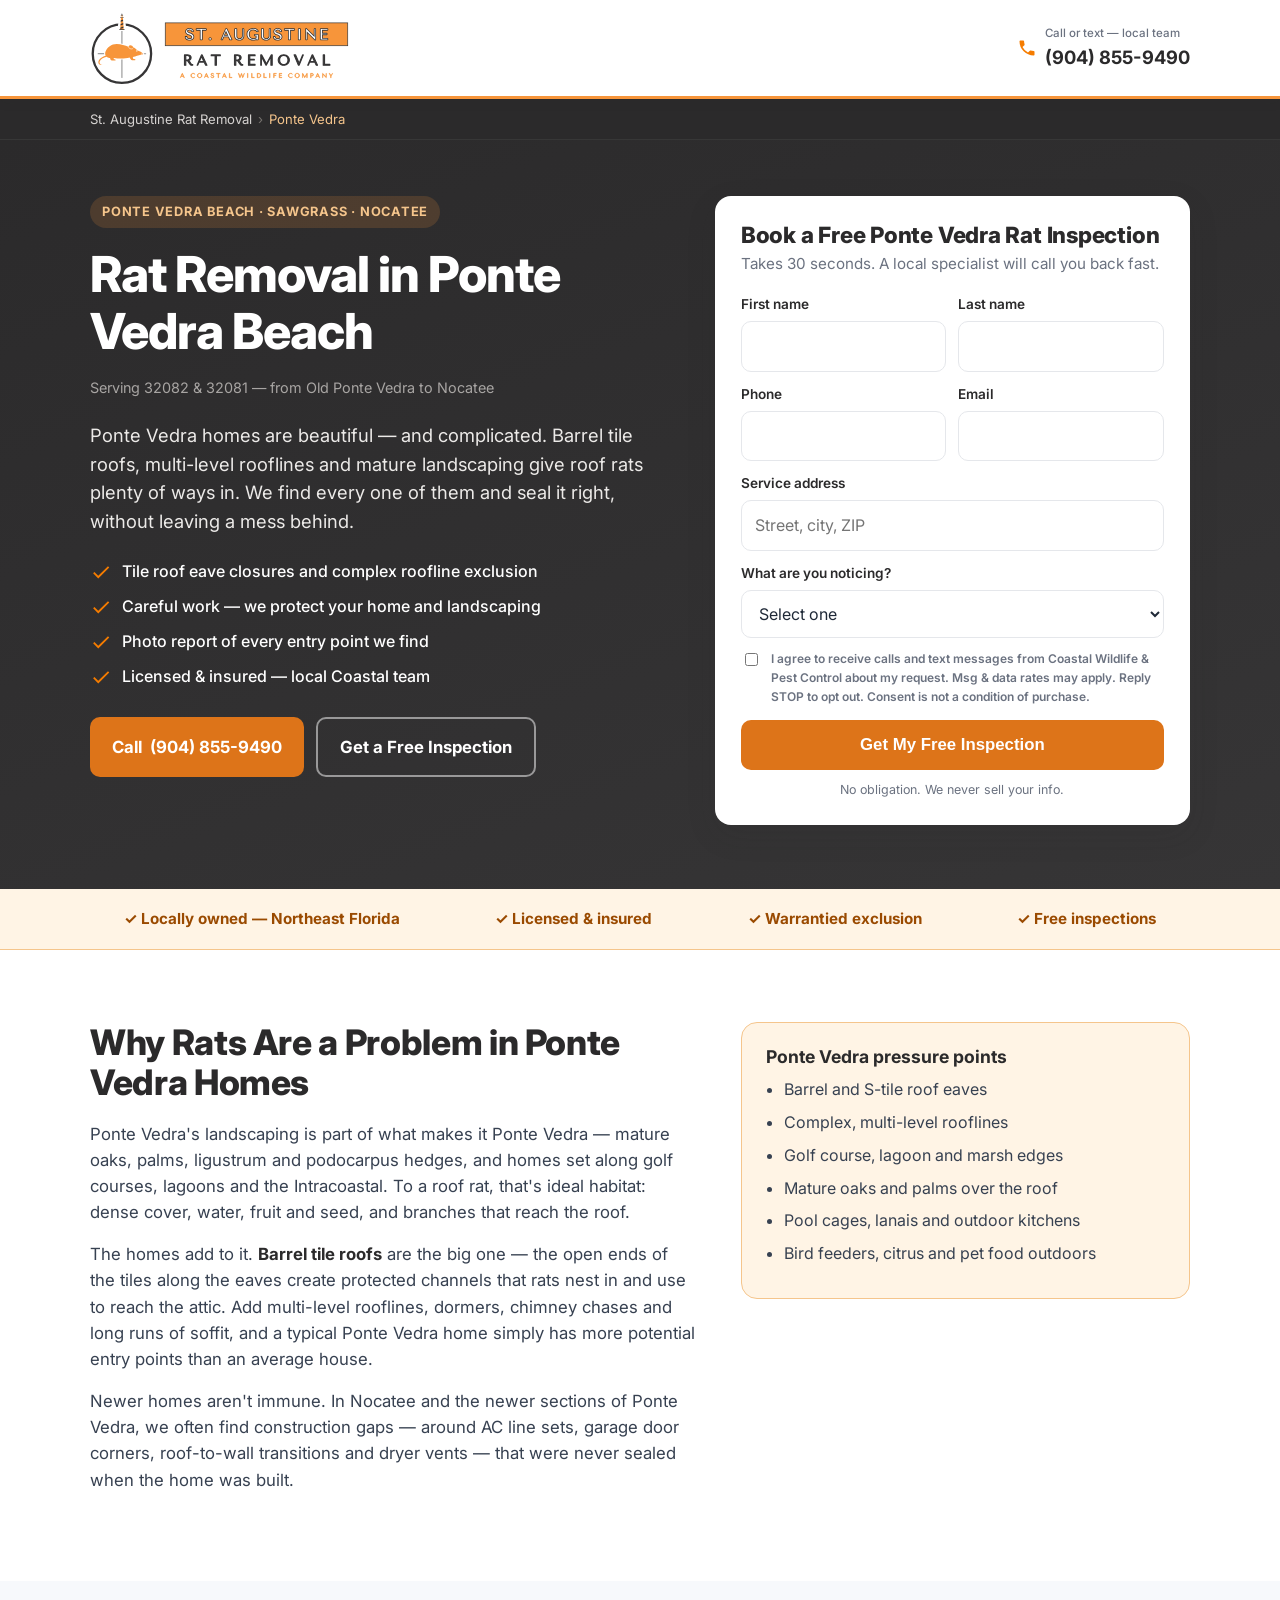
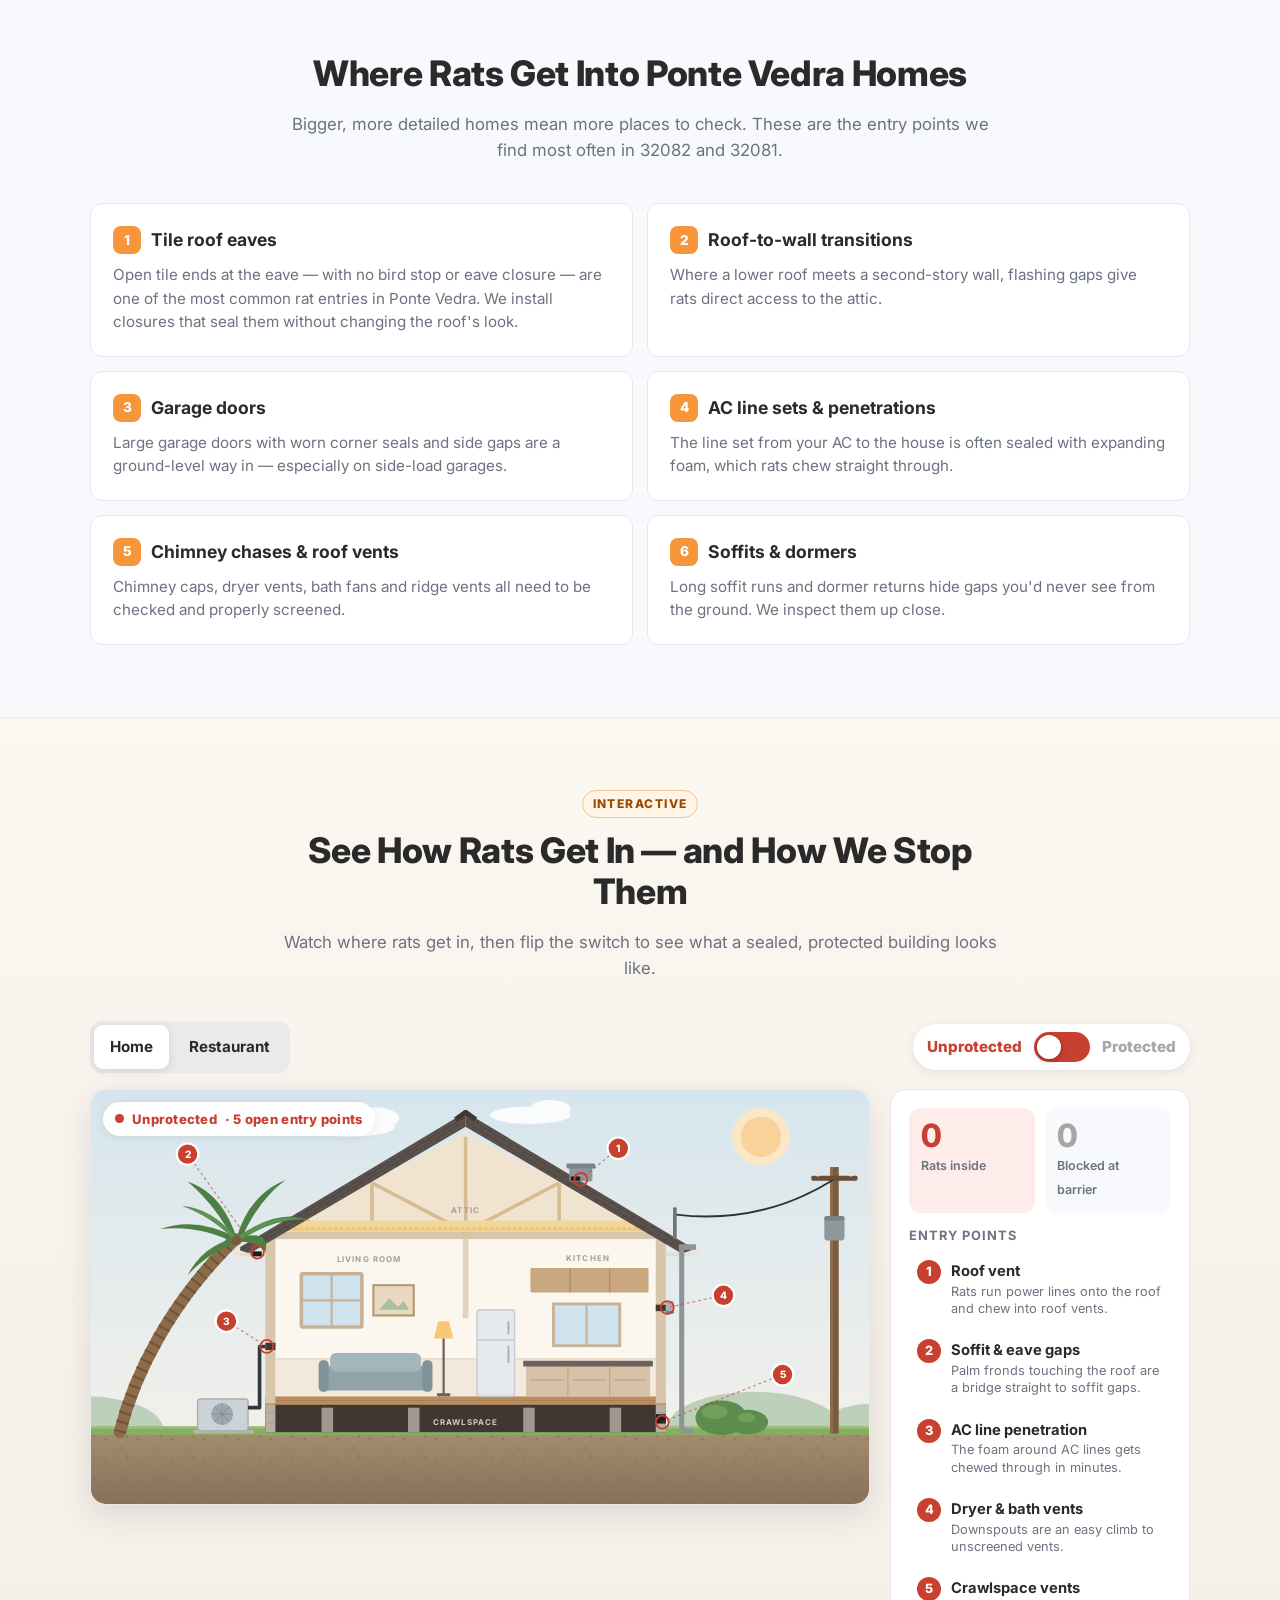
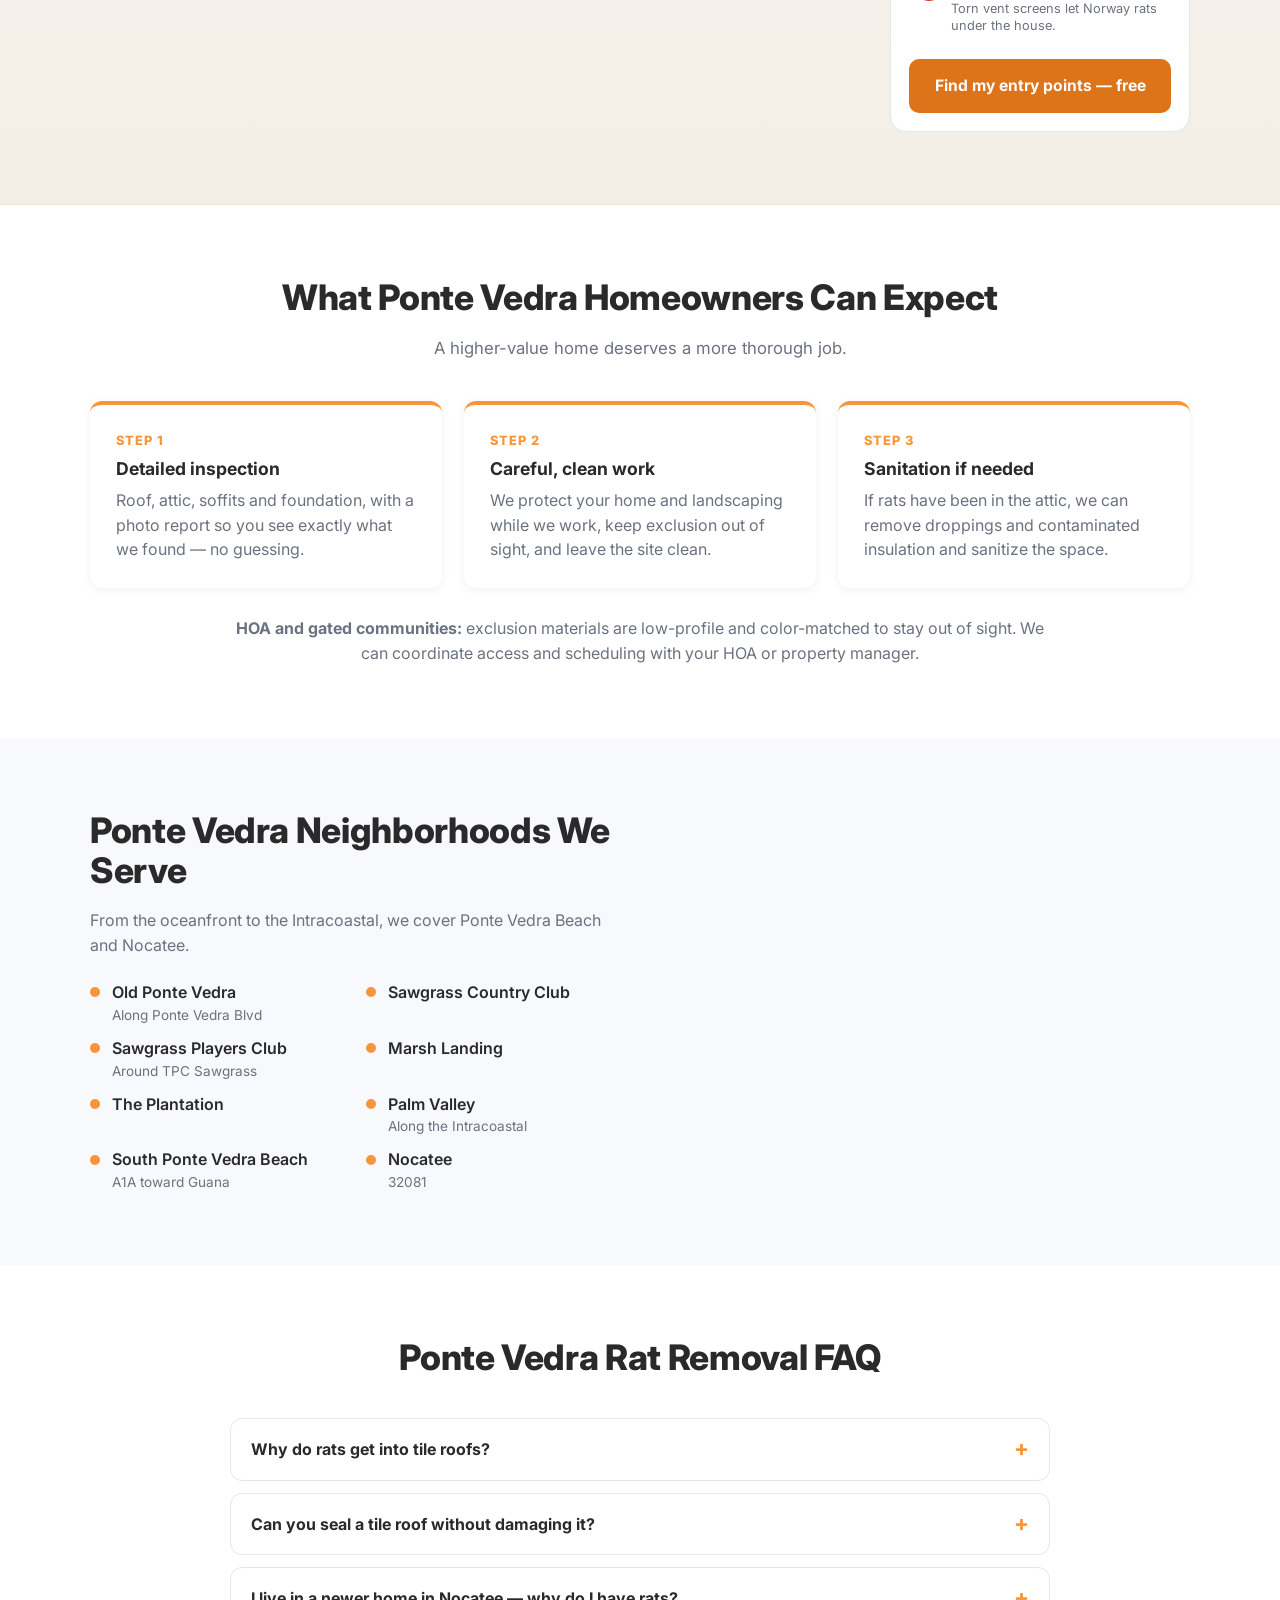
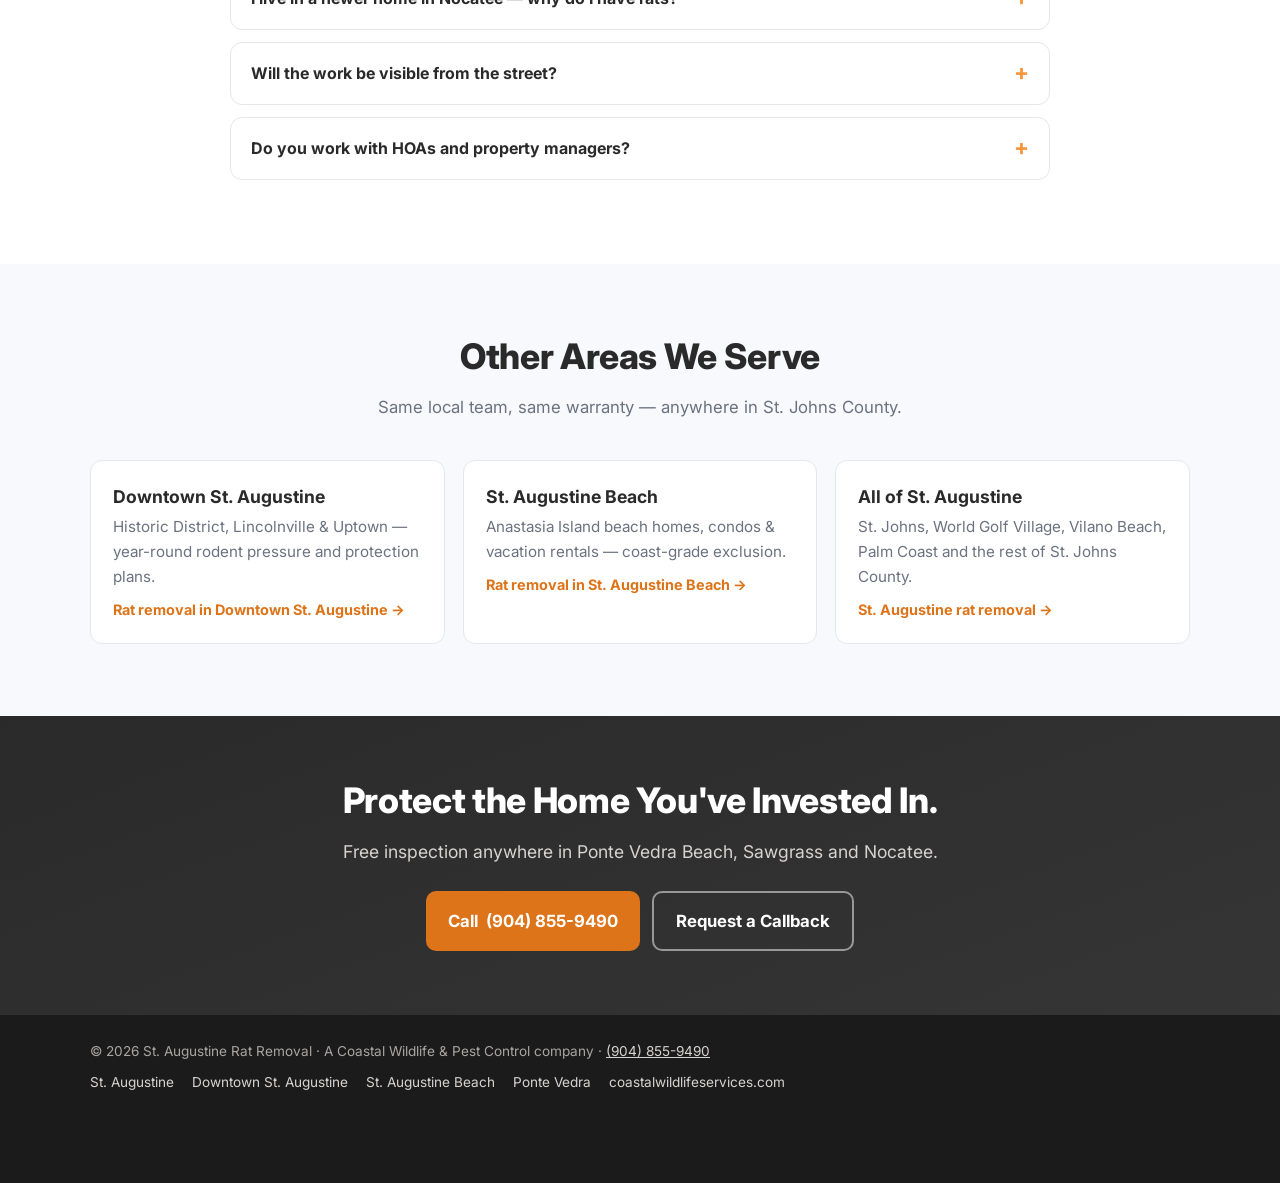
<file: public/ponte-vedra/index.html>
<!doctype html>
<html lang="en">
<head>
<meta charset="utf-8">
<meta name="viewport" content="width=device-width, initial-scale=1">
<title>Ponte Vedra Rat Removal | Tile Roof Rodent Exclusion</title>
<meta name="description" content="Rat removal for Ponte Vedra Beach, Sawgrass, Marsh Landing and Nocatee homes. Tile roof exclusion, clean careful work and warrantied results. Free inspection.">
<link rel="canonical" href="https://staugustineratremoval.com/ponte-vedra/">
<link rel="icon" href="/favicon.ico" sizes="any">
<link rel="icon" href="/img/icon.svg" type="image/svg+xml">
<link rel="apple-touch-icon" href="/apple-touch-icon.png">
<meta name="theme-color" content="#0A1A3A">
<meta property="og:type" content="website">
<meta property="og:title" content="Rat Removal in Ponte Vedra Beach, Sawgrass &amp; Nocatee">
<meta property="og:description" content="Rat removal for Ponte Vedra Beach, Sawgrass, Marsh Landing and Nocatee homes. Tile roof exclusion, clean careful work and warrantied results. Free inspection.">
<meta property="og:image" content="https://staugustineratremoval.com/img/logo-og.png">
<meta property="og:url" content="https://staugustineratremoval.com/ponte-vedra/">
<meta name="geo.region" content="US-FL">
<link rel="preconnect" href="https://fonts.googleapis.com">
<link rel="preconnect" href="https://fonts.gstatic.com" crossorigin>
<link href="https://fonts.googleapis.com/css2?family=Inter:wght@400;500;600;700;800&display=swap" rel="stylesheet">
<link rel="stylesheet" href="/assets/site.css?v=5a251322">

<!-- Google Tag Manager: paste your GTM snippet here (fires Google Ads conversion on the 'lead_submit' dataLayer event) -->
<script type="application/ld+json">{"@context": "https://schema.org", "@graph": [{"@type": "PestControl", "@id": "https://staugustineratremoval.com/#business", "name": "St. Augustine Rat Removal", "alternateName": "Coastal Wildlife & Pest Control", "url": "https://staugustineratremoval.com/", "telephone": "+1-904-855-9490", "logo": "https://staugustineratremoval.com/img/logo-og.png", "image": "https://staugustineratremoval.com/img/logo-og.png", "parentOrganization": {"@type": "Organization", "name": "Coastal Wildlife & Pest Control Services", "url": "https://coastalwildlifeservices.com"}, "areaServed": [{"@type": "City", "name": "St. Augustine, FL"}, {"@type": "City", "name": "St. Augustine Beach, FL"}, {"@type": "City", "name": "Ponte Vedra Beach, FL"}, {"@type": "City", "name": "Nocatee, FL"}, {"@type": "City", "name": "Vilano Beach, FL"}, {"@type": "City", "name": "St. Johns, FL"}, {"@type": "City", "name": "Palm Coast, FL"}]}, {"@type": "Service", "@id": "https://staugustineratremoval.com/ponte-vedra/#service", "name": "Rat Removal in Ponte Vedra Beach", "serviceType": "Rat removal and rodent exclusion", "url": "https://staugustineratremoval.com/ponte-vedra/", "provider": {"@id": "https://staugustineratremoval.com/#business"}, "areaServed": {"@type": "Place", "name": "Ponte Vedra Beach, FL 32082", "geo": {"@type": "GeoCoordinates", "latitude": 30.2397, "longitude": -81.3856}}, "description": "Rat removal for Ponte Vedra Beach, Sawgrass, Marsh Landing and Nocatee homes. Tile roof exclusion, clean careful work and warrantied results. Free inspection."}, {"@type": "WebPage", "@id": "https://staugustineratremoval.com/ponte-vedra/", "url": "https://staugustineratremoval.com/ponte-vedra/", "name": "Ponte Vedra Rat Removal | Tile Roof Rodent Exclusion", "about": {"@id": "https://staugustineratremoval.com/ponte-vedra/#service"}, "breadcrumb": {"@id": "https://staugustineratremoval.com/ponte-vedra/#breadcrumb"}}, {"@type": "BreadcrumbList", "@id": "https://staugustineratremoval.com/ponte-vedra/#breadcrumb", "itemListElement": [{"@type": "ListItem", "position": 1, "name": "St. Augustine Rat Removal", "item": "https://staugustineratremoval.com/"}, {"@type": "ListItem", "position": 2, "name": "Ponte Vedra", "item": "https://staugustineratremoval.com/ponte-vedra/"}]}, {"@type": "FAQPage", "mainEntity": [{"@type": "Question", "name": "Why do rats get into tile roofs?", "acceptedAnswer": {"@type": "Answer", "text": "Barrel and S-tiles leave an open channel at the eave. Unless the roof has bird stops or eave closures, rats use those channels for shelter and as a protected path to gaps in the roof deck and attic."}}, {"@type": "Question", "name": "Can you seal a tile roof without damaging it?", "acceptedAnswer": {"@type": "Answer", "text": "Yes. Eave closures go in at the edge of the roof, and we work carefully around tile. If we find cracked or loose tile, we'll document it with photos so your roofer can address it."}}, {"@type": "Question", "name": "I live in a newer home in Nocatee — why do I have rats?", "acceptedAnswer": {"@type": "Answer", "text": "New construction often leaves gaps around AC line sets, garage doors and roof-to-wall transitions. Nocatee's ponds, preserves and landscaping also support plenty of rats. Sealing those builder gaps solves most cases."}}, {"@type": "Question", "name": "Will the work be visible from the street?", "acceptedAnswer": {"@type": "Answer", "text": "We use low-profile, color-matched materials designed to blend in with the home. Most exclusion work isn't noticeable from the ground."}}, {"@type": "Question", "name": "Do you work with HOAs and property managers?", "acceptedAnswer": {"@type": "Answer", "text": "Yes. We can coordinate access and scheduling with HOAs, property managers and gated communities across Ponte Vedra."}}]}]}</script>
</head>
<body data-area="ponte-vedra">

<header class="top">
  <div class="wrap">
    <a class="brand" href="/">
      <img src="/img/logo-horizontal.svg" width="1140" height="324" alt="St. Augustine Rat Removal — a Coastal Wildlife company">
    </a>
    <a class="call js-tel" href="tel:+19048559490">
      <svg width="20" height="20" viewBox="0 0 24 24" fill="#F57C00" aria-hidden="true"><path d="M6.6 10.8a15.1 15.1 0 0 0 6.6 6.6l2.2-2.2c.3-.3.7-.4 1-.2 1.1.4 2.3.6 3.6.6.6 0 1 .4 1 1V20c0 .6-.4 1-1 1A17 17 0 0 1 3 4c0-.6.4-1 1-1h3.5c.6 0 1 .4 1 1 0 1.3.2 2.5.6 3.6.1.3 0 .7-.2 1z"/></svg>
      <span><small class="lbl">Call or text — local team</small><span class="num js-phone">(904) 855-9490</span></span>
    </a>
  </div>
</header>
<nav class="crumbs" aria-label="Breadcrumb"><div class="wrap"><ol>
  <li><a href="/">St. Augustine Rat Removal</a></li>
  <li><span aria-current="page">Ponte Vedra</span></li>
</ol></div></nav>

<section class="hero">
  <div class="wrap grid">
    <div>
      <span class="eyebrow">Ponte Vedra Beach · Sawgrass · Nocatee</span>
      <h1>Rat Removal in Ponte Vedra Beach</h1>
      <p class="zip">Serving 32082 &amp; 32081 — from Old Ponte Vedra to Nocatee</p>
      <p class="lead">Ponte Vedra homes are beautiful — and complicated. Barrel tile roofs, multi-level rooflines and mature landscaping give roof rats plenty of ways in. We find every one of them and seal it right, without leaving a mess behind.</p>
      <ul class="checks">
        <li><svg viewBox="0 0 24 24" fill="#F57C00" aria-hidden="true"><path d="M9 16.2 4.8 12l-1.4 1.4L9 19 21 7l-1.4-1.4z"/></svg>Tile roof eave closures and complex roofline exclusion</li>
        <li><svg viewBox="0 0 24 24" fill="#F57C00" aria-hidden="true"><path d="M9 16.2 4.8 12l-1.4 1.4L9 19 21 7l-1.4-1.4z"/></svg>Careful work — we protect your home and landscaping</li>
        <li><svg viewBox="0 0 24 24" fill="#F57C00" aria-hidden="true"><path d="M9 16.2 4.8 12l-1.4 1.4L9 19 21 7l-1.4-1.4z"/></svg>Photo report of every entry point we find</li>
        <li><svg viewBox="0 0 24 24" fill="#F57C00" aria-hidden="true"><path d="M9 16.2 4.8 12l-1.4 1.4L9 19 21 7l-1.4-1.4z"/></svg>Licensed &amp; insured — local Coastal team</li>
      </ul>
      <div class="hero-ctas">
        <a class="btn btn-orange js-tel" href="tel:+19048559490">Call <span class="js-phone">(904) 855-9490</span></a>
        <a class="btn btn-ghost" href="#quote">Get a Free Inspection</a>
      </div>
    </div>

    <div class="card" id="quote">
      <div id="formWrap">
        <h2>Book a Free Ponte Vedra Rat Inspection</h2>
        <p class="sub">Takes 30 seconds. A local specialist will call you back fast.</p>
        <form id="leadForm" novalidate>
          <div class="row">
            <div class="field"><label for="first_name">First name</label><input id="first_name" name="first_name" autocomplete="given-name" required></div>
            <div class="field"><label for="last_name">Last name</label><input id="last_name" name="last_name" autocomplete="family-name" required></div>
          </div>
          <div class="row">
            <div class="field"><label for="phone">Phone</label><input id="phone" name="phone" type="tel" inputmode="tel" autocomplete="tel" required></div>
            <div class="field"><label for="email">Email</label><input id="email" name="email" type="email" autocomplete="email"></div>
          </div>
          <div class="field"><label for="address">Service address</label><input id="address" name="address" autocomplete="street-address" placeholder="Street, city, ZIP" required></div>
          <div class="field">
            <label for="issue">What are you noticing?</label>
            <select id="issue" name="issue" required>
              <option value="">Select one</option>
              <option>Scratching / noises in attic or walls</option>
              <option>Saw a rat inside or outside</option>
              <option>Droppings or chewed items</option>
              <option>Chewed wires / insulation damage</option>
              <option>Need entry points sealed</option>
              <option>Interested in a protection plan</option>
              <option>Something else</option>
            </select>
          </div>
          <input class="hp" type="text" name="company_website" tabindex="-1" autocomplete="off" aria-hidden="true">
          <label class="consent"><input type="checkbox" name="sms_consent" value="yes">I agree to receive calls and text messages from Coastal Wildlife &amp; Pest Control about my request. Msg &amp; data rates may apply. Reply STOP to opt out. Consent is not a condition of purchase.</label>
          <button class="btn btn-orange" type="submit" id="submitBtn">Get My Free Inspection</button>
          <p class="err" id="formErr">Please fill in your name, phone, address and issue.</p>
          <p class="fine">No obligation. We never sell your info.</p>
        </form>
      </div>
      <div class="thanks" id="thanks">
        <svg width="56" height="56" viewBox="0 0 24 24" fill="#F57C00" aria-hidden="true"><path d="M12 2a10 10 0 1 0 0 20 10 10 0 0 0 0-20zm-2 15-5-5 1.4-1.4L10 14.2l7.6-7.6L19 8z"/></svg>
        <h2>Got it — we're on it.</h2>
        <p class="sub">A specialist will call you shortly. Need us sooner?</p>
        <a class="btn btn-orange js-tel" href="tel:+19048559490">Call <span class="js-phone">(904) 855-9490</span></a>
      </div>
    </div>
  </div>
</section>

<div class="trust">
  <div class="wrap">
    <span>✓ Locally owned — Northeast Florida</span>
    <span>✓ Licensed &amp; insured</span>
    <span>✓ Warrantied exclusion</span>
    <span>✓ Free inspections</span>
  </div>
</div>

<section class="block">
  <div class="wrap split">
    <div class="prose">
      <h2>Why Rats Are a Problem in Ponte Vedra Homes</h2>
      <p>Ponte Vedra's landscaping is part of what makes it Ponte Vedra — mature oaks, palms, ligustrum and podocarpus hedges, and homes set along golf courses, lagoons and the Intracoastal. To a roof rat, that's ideal habitat: dense cover, water, fruit and seed, and branches that reach the roof.</p>
      <p>The homes add to it. <strong>Barrel tile roofs</strong> are the big one — the open ends of the tiles along the eaves create protected channels that rats nest in and use to reach the attic. Add multi-level rooflines, dormers, chimney chases and long runs of soffit, and a typical Ponte Vedra home simply has more potential entry points than an average house.</p>
      <p>Newer homes aren't immune. In Nocatee and the newer sections of Ponte Vedra, we often find construction gaps — around AC line sets, garage door corners, roof-to-wall transitions and dryer vents — that were never sealed when the home was built.</p>
    </div>
    <aside class="aside">
      <h3>Ponte Vedra pressure points</h3>
      <ul>
          <li>Barrel and S-tile roof eaves</li>
          <li>Complex, multi-level rooflines</li>
          <li>Golf course, lagoon and marsh edges</li>
          <li>Mature oaks and palms over the roof</li>
          <li>Pool cages, lanais and outdoor kitchens</li>
          <li>Bird feeders, citrus and pet food outdoors</li>
      </ul>
    </aside>
  </div>
</section>

<section class="block alt">
  <div class="wrap">
    <div class="center">
      <h2>Where Rats Get Into Ponte Vedra Homes</h2>
      <p>Bigger, more detailed homes mean more places to check. These are the entry points we find most often in 32082 and 32081.</p>
    </div>
    <div class="entry">
      <div class="tile"><h3><span>1</span>Tile roof eaves</h3><p>Open tile ends at the eave — with no bird stop or eave closure — are one of the most common rat entries in Ponte Vedra. We install closures that seal them without changing the roof's look.</p></div>
      <div class="tile"><h3><span>2</span>Roof-to-wall transitions</h3><p>Where a lower roof meets a second-story wall, flashing gaps give rats direct access to the attic.</p></div>
      <div class="tile"><h3><span>3</span>Garage doors</h3><p>Large garage doors with worn corner seals and side gaps are a ground-level way in — especially on side-load garages.</p></div>
      <div class="tile"><h3><span>4</span>AC line sets &amp; penetrations</h3><p>The line set from your AC to the house is often sealed with expanding foam, which rats chew straight through.</p></div>
      <div class="tile"><h3><span>5</span>Chimney chases &amp; roof vents</h3><p>Chimney caps, dryer vents, bath fans and ridge vents all need to be checked and properly screened.</p></div>
      <div class="tile"><h3><span>6</span>Soffits &amp; dormers</h3><p>Long soffit runs and dormer returns hide gaps you'd never see from the ground. We inspect them up close.</p></div>
    </div>
  </div>
</section>

<section class="block simsec" id="how-rats-get-in">
  <div class="wrap">
    <div class="center"><span class="kicker">Interactive</span><h2>See How Rats Get In — and How We Stop Them</h2><p>Watch where rats get in, then flip the switch to see what a sealed, protected building looks like.</p></div>
    <div class="ratsim" data-ratsim data-scene="home"></div>
  </div>
</section>

<section class="block">
  <div class="wrap">
    <div class="center"><h2>What Ponte Vedra Homeowners Can Expect</h2><p>A higher-value home deserves a more thorough job.</p></div>
    <div class="steps">
      <div class="step"><h3>Detailed inspection</h3><p>Roof, attic, soffits and foundation, with a photo report so you see exactly what we found — no guessing.</p></div>
      <div class="step"><h3>Careful, clean work</h3><p>We protect your home and landscaping while we work, keep exclusion out of sight, and leave the site clean.</p></div>
      <div class="step"><h3>Sanitation if needed</h3><p>If rats have been in the attic, we can remove droppings and contaminated insulation and sanitize the space.</p></div>
    </div>
    <p style="max-width:820px;margin:28px auto 0;color:var(--muted);text-align:center"><strong>HOA and gated communities:</strong> exclusion materials are low-profile and color-matched to stay out of sight. We can coordinate access and scheduling with your HOA or property manager.</p>
  </div>
</section>

<section class="block alt">
  <div class="wrap hoods">
    <div>
      <h2>Ponte Vedra Neighborhoods We Serve</h2>
      <p style="color:var(--muted);margin:0 0 22px">From the oceanfront to the Intracoastal, we cover Ponte Vedra Beach and Nocatee.</p>
      <ul class="hoodlist">
        <li>Old Ponte Vedra<small>Along Ponte Vedra Blvd</small></li>
        <li>Sawgrass Country Club</li>
        <li>Sawgrass Players Club<small>Around TPC Sawgrass</small></li>
        <li>Marsh Landing</li>
        <li>The Plantation</li>
        <li>Palm Valley<small>Along the Intracoastal</small></li>
        <li>South Ponte Vedra Beach<small>A1A toward Guana</small></li>
        <li>Nocatee<small>32081</small></li>
      </ul>
    </div>
    <iframe class="map" title="Map of Ponte Vedra" loading="lazy" referrerpolicy="no-referrer-when-downgrade"
      src="https://maps.google.com/maps?q=Ponte+Vedra+Beach,+FL+32082&amp;z=12&amp;output=embed"></iframe>
  </div>
</section>
<section class="block" id="faq">
  <div class="wrap">
    <div class="center"><h2>Ponte Vedra Rat Removal FAQ</h2></div>
    <div class="faq">
      <details><summary>Why do rats get into tile roofs?</summary><p>Barrel and S-tiles leave an open channel at the eave. Unless the roof has bird stops or eave closures, rats use those channels for shelter and as a protected path to gaps in the roof deck and attic.</p></details>
      <details><summary>Can you seal a tile roof without damaging it?</summary><p>Yes. Eave closures go in at the edge of the roof, and we work carefully around tile. If we find cracked or loose tile, we'll document it with photos so your roofer can address it.</p></details>
      <details><summary>I live in a newer home in Nocatee — why do I have rats?</summary><p>New construction often leaves gaps around AC line sets, garage doors and roof-to-wall transitions. Nocatee's ponds, preserves and landscaping also support plenty of rats. Sealing those builder gaps solves most cases.</p></details>
      <details><summary>Will the work be visible from the street?</summary><p>We use low-profile, color-matched materials designed to blend in with the home. Most exclusion work isn't noticeable from the ground.</p></details>
      <details><summary>Do you work with HOAs and property managers?</summary><p>Yes. We can coordinate access and scheduling with HOAs, property managers and gated communities across Ponte Vedra.</p></details>
    </div>
  </div>
</section>
<section class="block alt">
  <div class="wrap">
    <div class="center"><h2>Other Areas We Serve</h2><p>Same local team, same warranty — anywhere in St. Johns County.</p></div>
    <div class="areas">
      <a class="area" href="/downtown-st-augustine/"><b>Downtown St. Augustine</b><span>Historic District, Lincolnville &amp; Uptown — year-round rodent pressure and protection plans.</span><em>Rat removal in Downtown St. Augustine →</em></a>
      <a class="area" href="/st-augustine-beach/"><b>St. Augustine Beach</b><span>Anastasia Island beach homes, condos &amp; vacation rentals — coast-grade exclusion.</span><em>Rat removal in St. Augustine Beach →</em></a>
      <a class="area" href="/"><b>All of St. Augustine</b><span>St. Johns, World Golf Village, Vilano Beach, Palm Coast and the rest of St. Johns County.</span><em>St. Augustine rat removal →</em></a>
    </div>
  </div>
</section>
<section class="final">
  <div class="wrap">
    <h2>Protect the Home You've Invested In.</h2>
    <p>Free inspection anywhere in Ponte Vedra Beach, Sawgrass and Nocatee.</p>
    <div class="hero-ctas" style="justify-content:center">
      <a class="btn btn-orange js-tel" href="tel:+19048559490">Call <span class="js-phone">(904) 855-9490</span></a>
      <a class="btn btn-ghost" href="#quote">Request a Callback</a>
    </div>
  </div>
</section>

<footer>
  <div class="wrap">
    <span>© <span id="yr"></span> St. Augustine Rat Removal · A Coastal Wildlife &amp; Pest Control company · <a class="js-tel" href="tel:+19048559490"><span class="js-phone">(904) 855-9490</span></a></span>
    <nav class="links" aria-label="Service areas"><a href="/">St. Augustine</a> <a href="/downtown-st-augustine/">Downtown St. Augustine</a> <a href="/st-augustine-beach/">St. Augustine Beach</a> <a href="/ponte-vedra/">Ponte Vedra</a> <a href="https://coastalwildlifeservices.com">coastalwildlifeservices.com</a></nav>
  </div>
</footer>

<div class="mbar">
  <a class="btn btn-orange js-tel" href="tel:+19048559490">📞 Call Now</a>
  <a class="btn btn-navy" href="#quote">Free Inspection</a>
</div>

<script src="/assets/site.js?v=88878067"></script>
<script src="/assets/rat-sim.js?v=546504ad" defer></script>
<script src="https://cdn.callrail.com/companies/403239938/b31ee02e3ae59db658df/12/swap.js"></script>
</body>
</html>
</file>
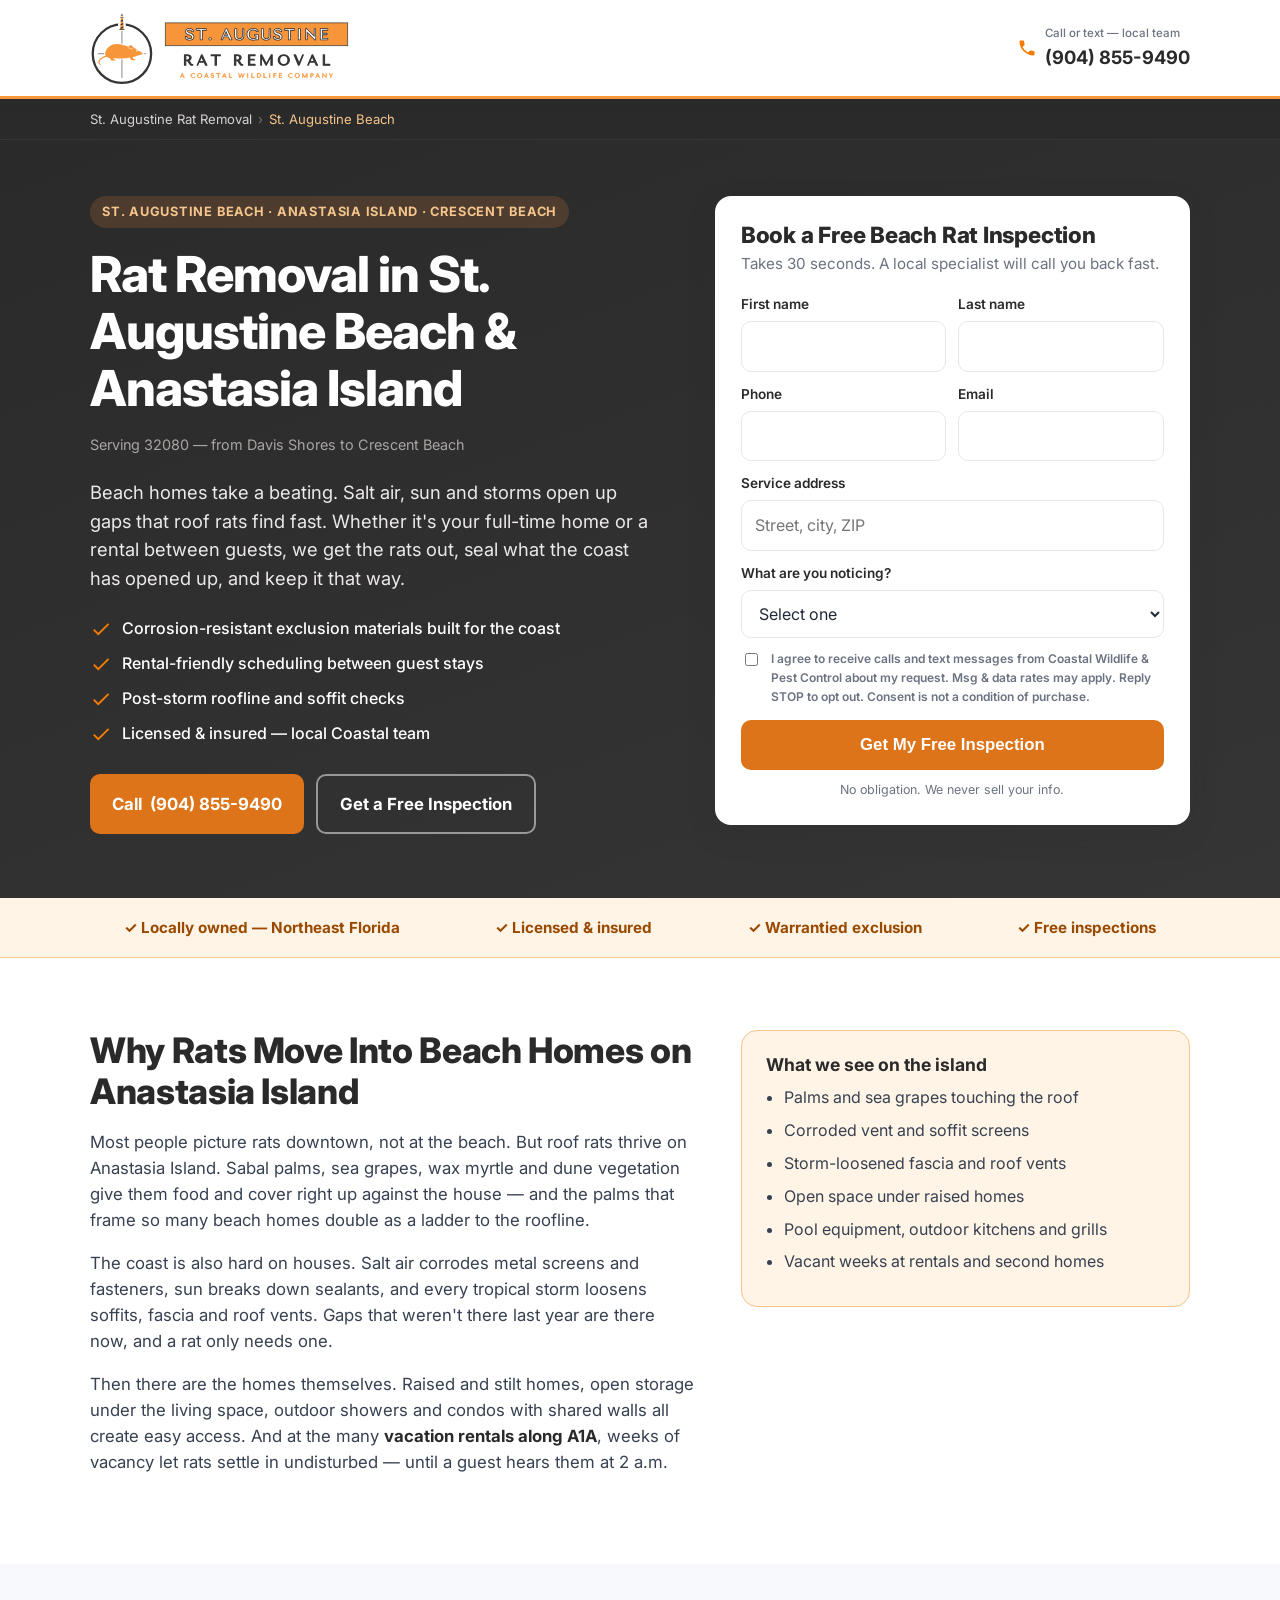
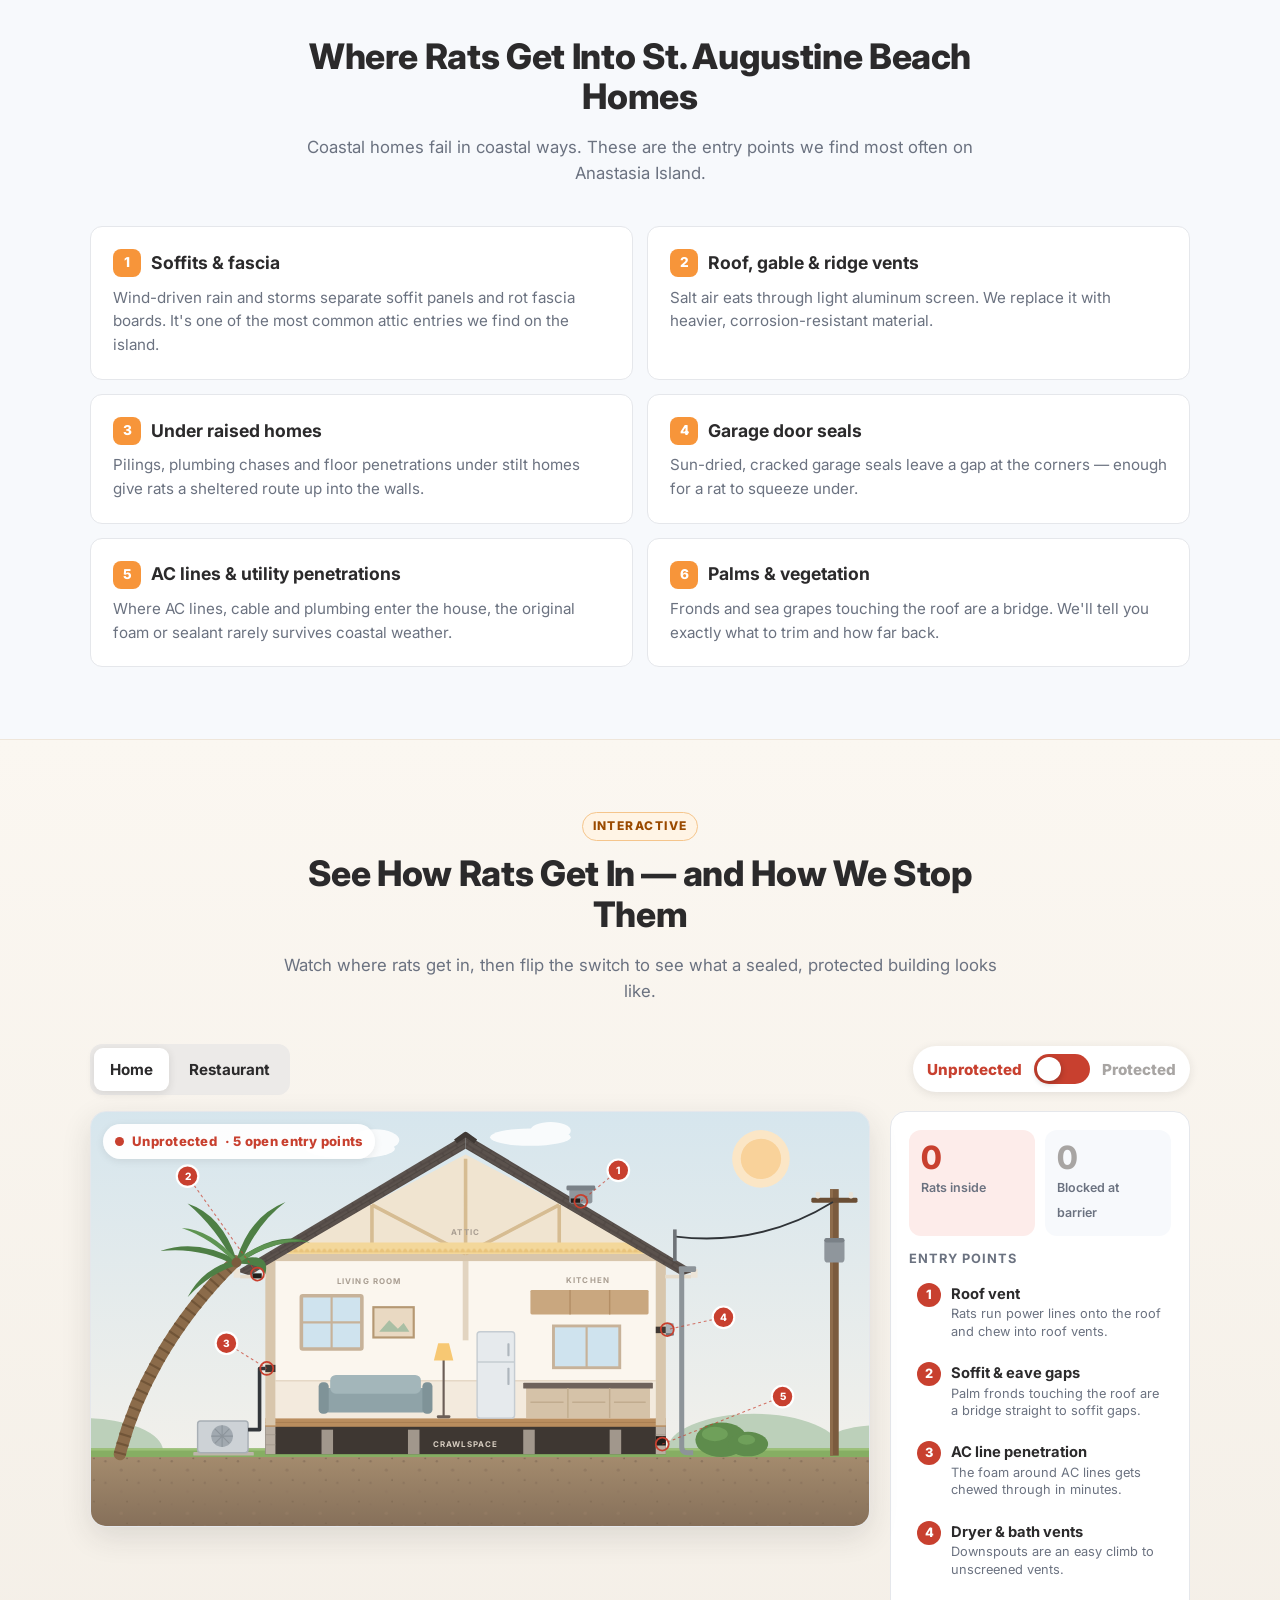
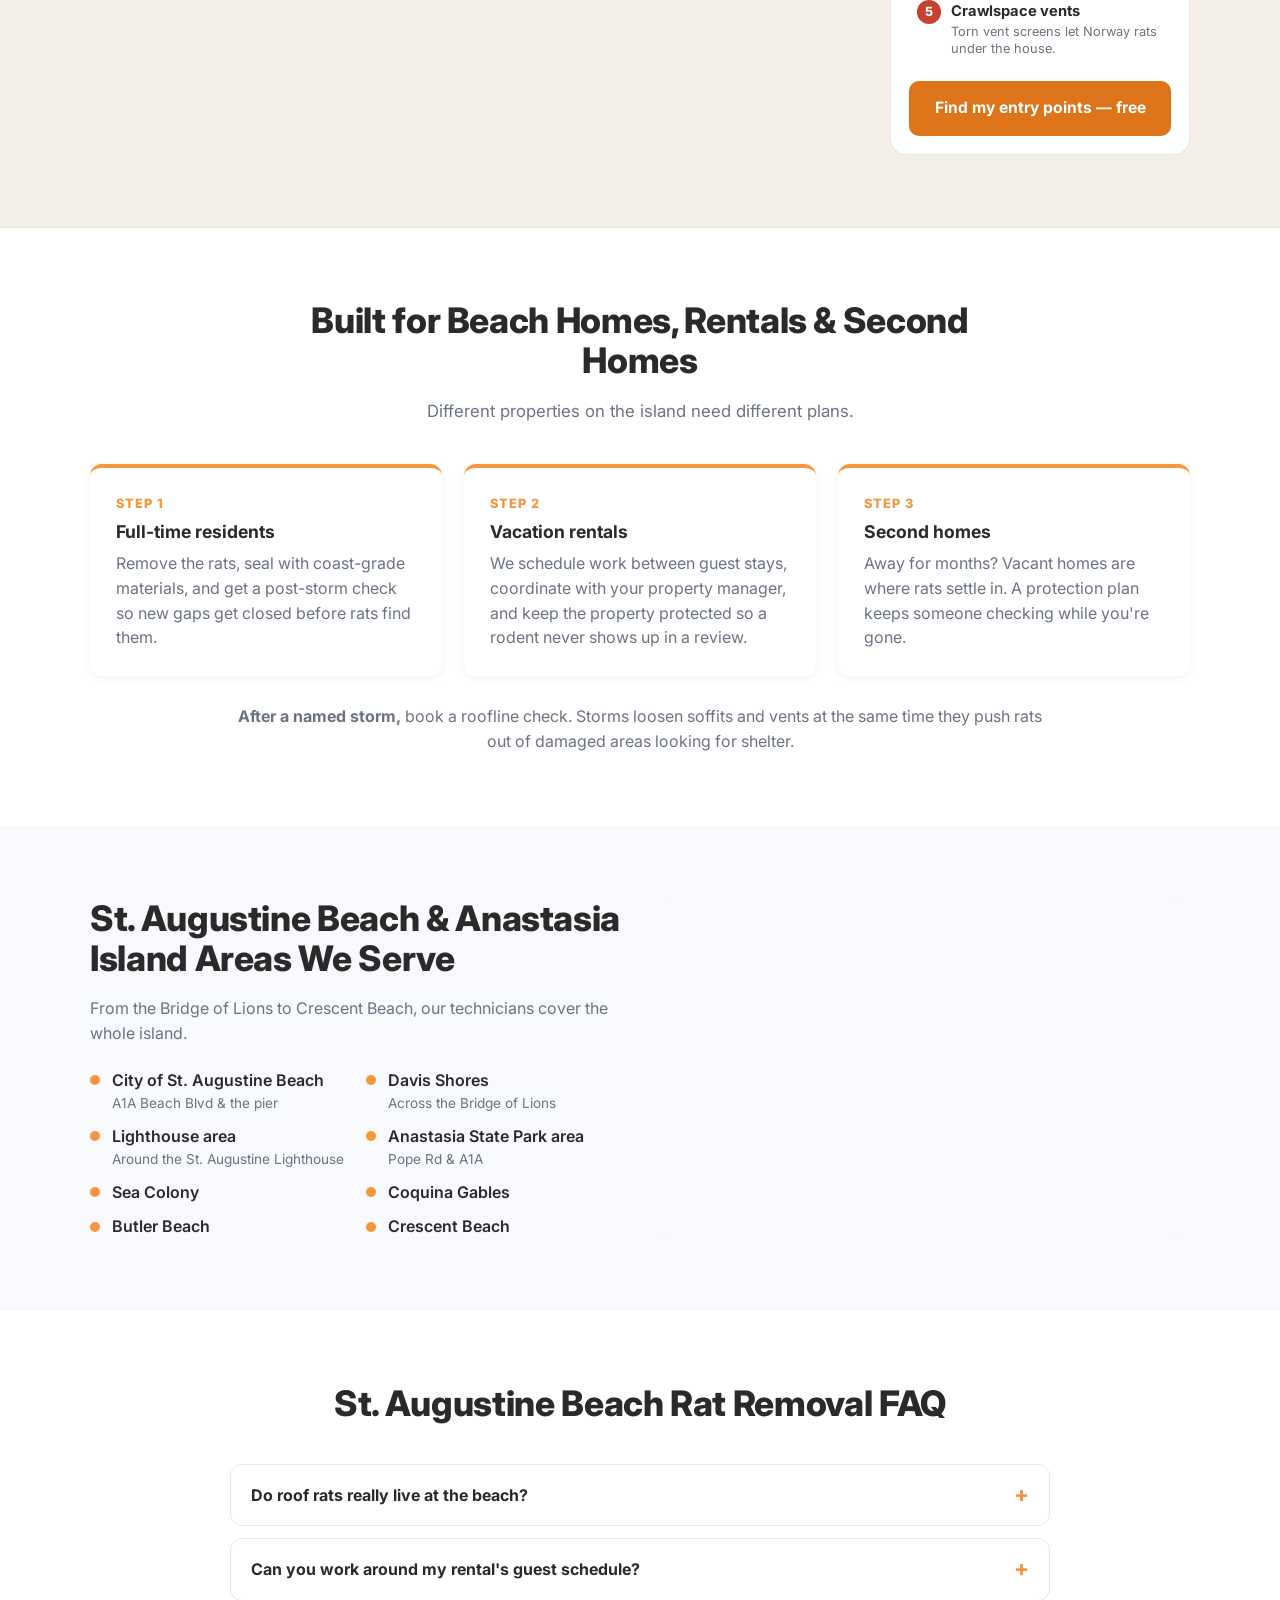
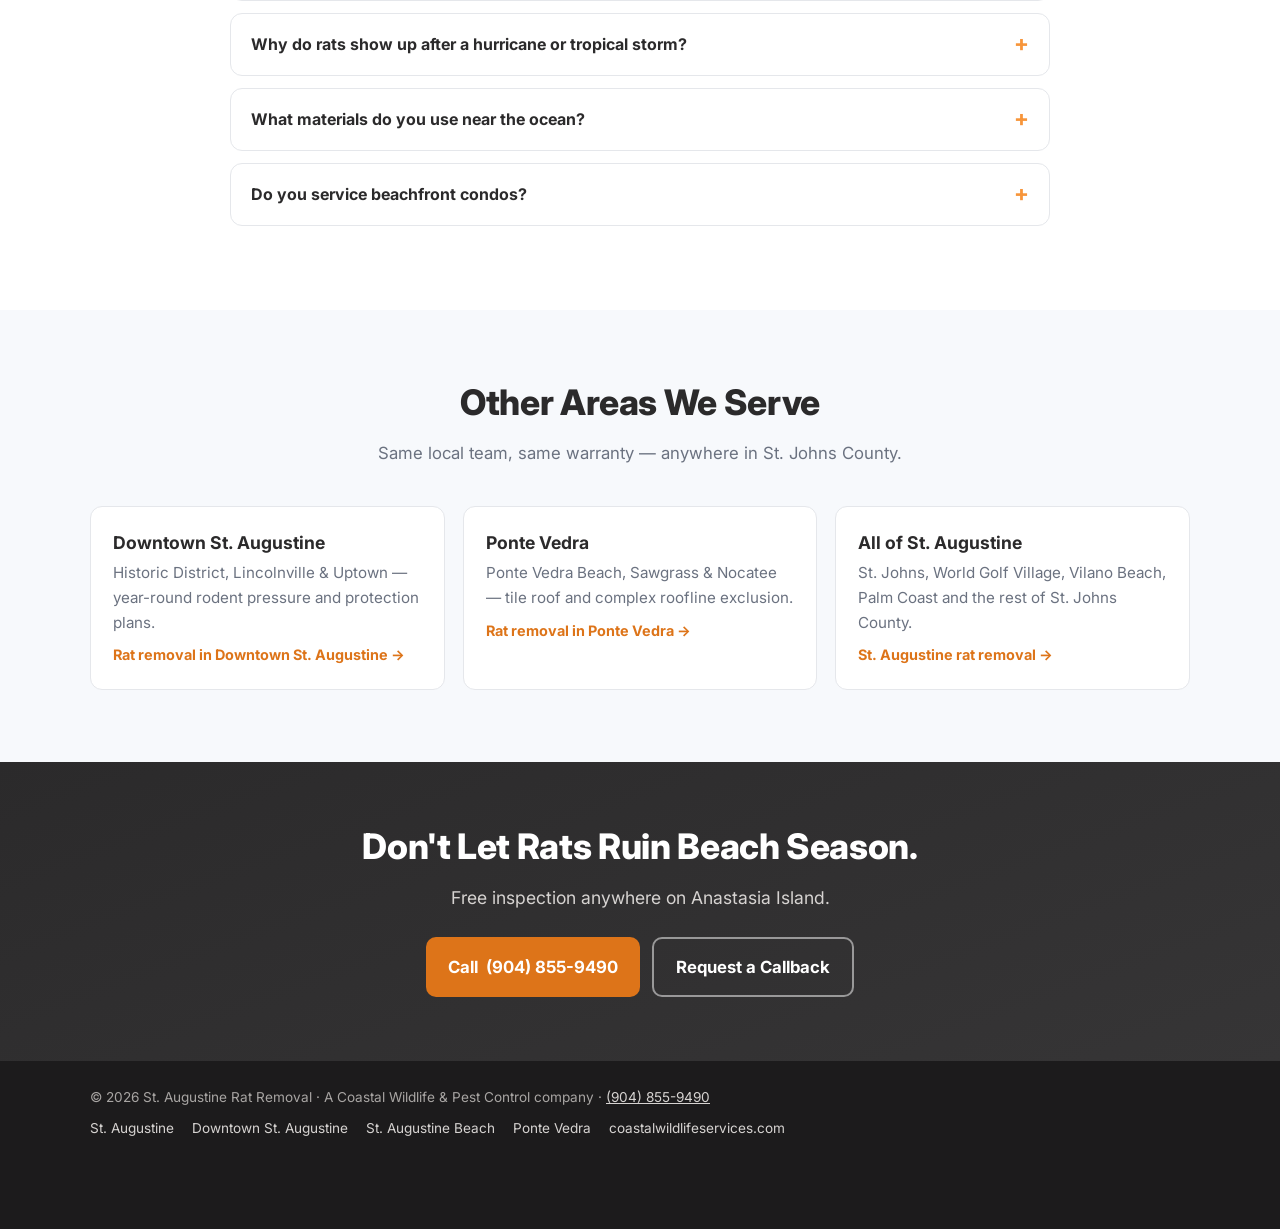
<file: public/st-augustine-beach/index.html>
<!doctype html>
<html lang="en">
<head>
<meta charset="utf-8">
<meta name="viewport" content="width=device-width, initial-scale=1">
<title>St. Augustine Beach Rat Removal &amp; Rodent Control</title>
<meta name="description" content="Rats in a St. Augustine Beach home or rental? We remove them, seal the gaps salt air and storms open up, and protect rentals between guests. Free inspection.">
<link rel="canonical" href="https://staugustineratremoval.com/st-augustine-beach/">
<link rel="icon" href="/favicon.ico" sizes="any">
<link rel="icon" href="/img/icon.svg" type="image/svg+xml">
<link rel="apple-touch-icon" href="/apple-touch-icon.png">
<meta name="theme-color" content="#0A1A3A">
<meta property="og:type" content="website">
<meta property="og:title" content="Rat Removal in St. Augustine Beach &amp; Anastasia Island">
<meta property="og:description" content="Rats in a St. Augustine Beach home or rental? We remove them, seal the gaps salt air and storms open up, and protect rentals between guests. Free inspection.">
<meta property="og:image" content="https://staugustineratremoval.com/img/logo-og.png">
<meta property="og:url" content="https://staugustineratremoval.com/st-augustine-beach/">
<meta name="geo.region" content="US-FL">
<link rel="preconnect" href="https://fonts.googleapis.com">
<link rel="preconnect" href="https://fonts.gstatic.com" crossorigin>
<link href="https://fonts.googleapis.com/css2?family=Inter:wght@400;500;600;700;800&display=swap" rel="stylesheet">
<link rel="stylesheet" href="/assets/site.css?v=5a251322">

<!-- Google Tag Manager: paste your GTM snippet here (fires Google Ads conversion on the 'lead_submit' dataLayer event) -->
<script type="application/ld+json">{"@context": "https://schema.org", "@graph": [{"@type": "PestControl", "@id": "https://staugustineratremoval.com/#business", "name": "St. Augustine Rat Removal", "alternateName": "Coastal Wildlife & Pest Control", "url": "https://staugustineratremoval.com/", "telephone": "+1-904-855-9490", "logo": "https://staugustineratremoval.com/img/logo-og.png", "image": "https://staugustineratremoval.com/img/logo-og.png", "parentOrganization": {"@type": "Organization", "name": "Coastal Wildlife & Pest Control Services", "url": "https://coastalwildlifeservices.com"}, "areaServed": [{"@type": "City", "name": "St. Augustine, FL"}, {"@type": "City", "name": "St. Augustine Beach, FL"}, {"@type": "City", "name": "Ponte Vedra Beach, FL"}, {"@type": "City", "name": "Nocatee, FL"}, {"@type": "City", "name": "Vilano Beach, FL"}, {"@type": "City", "name": "St. Johns, FL"}, {"@type": "City", "name": "Palm Coast, FL"}]}, {"@type": "Service", "@id": "https://staugustineratremoval.com/st-augustine-beach/#service", "name": "Rat Removal in St. Augustine Beach & Anastasia Island", "serviceType": "Rat removal and rodent exclusion", "url": "https://staugustineratremoval.com/st-augustine-beach/", "provider": {"@id": "https://staugustineratremoval.com/#business"}, "areaServed": {"@type": "Place", "name": "St. Augustine Beach, FL 32080", "geo": {"@type": "GeoCoordinates", "latitude": 29.8506, "longitude": -81.265}}, "description": "Rats in a St. Augustine Beach home or rental? We remove them, seal the gaps salt air and storms open up, and protect rentals between guests. Free inspection."}, {"@type": "WebPage", "@id": "https://staugustineratremoval.com/st-augustine-beach/", "url": "https://staugustineratremoval.com/st-augustine-beach/", "name": "St. Augustine Beach Rat Removal & Rodent Control", "about": {"@id": "https://staugustineratremoval.com/st-augustine-beach/#service"}, "breadcrumb": {"@id": "https://staugustineratremoval.com/st-augustine-beach/#breadcrumb"}}, {"@type": "BreadcrumbList", "@id": "https://staugustineratremoval.com/st-augustine-beach/#breadcrumb", "itemListElement": [{"@type": "ListItem", "position": 1, "name": "St. Augustine Rat Removal", "item": "https://staugustineratremoval.com/"}, {"@type": "ListItem", "position": 2, "name": "St. Augustine Beach", "item": "https://staugustineratremoval.com/st-augustine-beach/"}]}, {"@type": "FAQPage", "mainEntity": [{"@type": "Question", "name": "Do roof rats really live at the beach?", "acceptedAnswer": {"@type": "Answer", "text": "Yes. Roof rats are excellent climbers and do well in coastal vegetation — palms, sea grapes and dense dune plants. On Anastasia Island they commonly end up in attics, soffits and the space under raised homes."}}, {"@type": "Question", "name": "Can you work around my rental's guest schedule?", "acceptedAnswer": {"@type": "Answer", "text": "Yes. Send us your calendar or connect us with your property manager, and we'll schedule the inspection, trapping and exclusion between stays."}}, {"@type": "Question", "name": "Why do rats show up after a hurricane or tropical storm?", "acceptedAnswer": {"@type": "Answer", "text": "Storms loosen soffits and lift roof vents, and they push rats out of flooded or damaged areas. Both happen at once — displaced rats looking for shelter, and new gaps in your roofline."}}, {"@type": "Question", "name": "What materials do you use near the ocean?", "acceptedAnswer": {"@type": "Answer", "text": "Corrosion-resistant materials — heavy-gauge mesh, metal flashing and exterior-rated sealants — so the seal doesn't fail after one salty season."}}, {"@type": "Question", "name": "Do you service beachfront condos?", "acceptedAnswer": {"@type": "Answer", "text": "Yes. In condos, rats often travel through shared walls and utility chases, so we look at your unit and the building's common entry points. We can coordinate with your HOA or management company."}}]}]}</script>
</head>
<body data-area="st-augustine-beach">

<header class="top">
  <div class="wrap">
    <a class="brand" href="/">
      <img src="/img/logo-horizontal.svg" width="1140" height="324" alt="St. Augustine Rat Removal — a Coastal Wildlife company">
    </a>
    <a class="call js-tel" href="tel:+19048559490">
      <svg width="20" height="20" viewBox="0 0 24 24" fill="#F57C00" aria-hidden="true"><path d="M6.6 10.8a15.1 15.1 0 0 0 6.6 6.6l2.2-2.2c.3-.3.7-.4 1-.2 1.1.4 2.3.6 3.6.6.6 0 1 .4 1 1V20c0 .6-.4 1-1 1A17 17 0 0 1 3 4c0-.6.4-1 1-1h3.5c.6 0 1 .4 1 1 0 1.3.2 2.5.6 3.6.1.3 0 .7-.2 1z"/></svg>
      <span><small class="lbl">Call or text — local team</small><span class="num js-phone">(904) 855-9490</span></span>
    </a>
  </div>
</header>
<nav class="crumbs" aria-label="Breadcrumb"><div class="wrap"><ol>
  <li><a href="/">St. Augustine Rat Removal</a></li>
  <li><span aria-current="page">St. Augustine Beach</span></li>
</ol></div></nav>

<section class="hero">
  <div class="wrap grid">
    <div>
      <span class="eyebrow">St. Augustine Beach · Anastasia Island · Crescent Beach</span>
      <h1>Rat Removal in St. Augustine Beach &amp; Anastasia Island</h1>
      <p class="zip">Serving 32080 — from Davis Shores to Crescent Beach</p>
      <p class="lead">Beach homes take a beating. Salt air, sun and storms open up gaps that roof rats find fast. Whether it's your full-time home or a rental between guests, we get the rats out, seal what the coast has opened up, and keep it that way.</p>
      <ul class="checks">
        <li><svg viewBox="0 0 24 24" fill="#F57C00" aria-hidden="true"><path d="M9 16.2 4.8 12l-1.4 1.4L9 19 21 7l-1.4-1.4z"/></svg>Corrosion-resistant exclusion materials built for the coast</li>
        <li><svg viewBox="0 0 24 24" fill="#F57C00" aria-hidden="true"><path d="M9 16.2 4.8 12l-1.4 1.4L9 19 21 7l-1.4-1.4z"/></svg>Rental-friendly scheduling between guest stays</li>
        <li><svg viewBox="0 0 24 24" fill="#F57C00" aria-hidden="true"><path d="M9 16.2 4.8 12l-1.4 1.4L9 19 21 7l-1.4-1.4z"/></svg>Post-storm roofline and soffit checks</li>
        <li><svg viewBox="0 0 24 24" fill="#F57C00" aria-hidden="true"><path d="M9 16.2 4.8 12l-1.4 1.4L9 19 21 7l-1.4-1.4z"/></svg>Licensed &amp; insured — local Coastal team</li>
      </ul>
      <div class="hero-ctas">
        <a class="btn btn-orange js-tel" href="tel:+19048559490">Call <span class="js-phone">(904) 855-9490</span></a>
        <a class="btn btn-ghost" href="#quote">Get a Free Inspection</a>
      </div>
    </div>

    <div class="card" id="quote">
      <div id="formWrap">
        <h2>Book a Free Beach Rat Inspection</h2>
        <p class="sub">Takes 30 seconds. A local specialist will call you back fast.</p>
        <form id="leadForm" novalidate>
          <div class="row">
            <div class="field"><label for="first_name">First name</label><input id="first_name" name="first_name" autocomplete="given-name" required></div>
            <div class="field"><label for="last_name">Last name</label><input id="last_name" name="last_name" autocomplete="family-name" required></div>
          </div>
          <div class="row">
            <div class="field"><label for="phone">Phone</label><input id="phone" name="phone" type="tel" inputmode="tel" autocomplete="tel" required></div>
            <div class="field"><label for="email">Email</label><input id="email" name="email" type="email" autocomplete="email"></div>
          </div>
          <div class="field"><label for="address">Service address</label><input id="address" name="address" autocomplete="street-address" placeholder="Street, city, ZIP" required></div>
          <div class="field">
            <label for="issue">What are you noticing?</label>
            <select id="issue" name="issue" required>
              <option value="">Select one</option>
              <option>Scratching / noises in attic or walls</option>
              <option>Saw a rat inside or outside</option>
              <option>Droppings or chewed items</option>
              <option>Chewed wires / insulation damage</option>
              <option>Need entry points sealed</option>
              <option>Interested in a protection plan</option>
              <option>Something else</option>
            </select>
          </div>
          <input class="hp" type="text" name="company_website" tabindex="-1" autocomplete="off" aria-hidden="true">
          <label class="consent"><input type="checkbox" name="sms_consent" value="yes">I agree to receive calls and text messages from Coastal Wildlife &amp; Pest Control about my request. Msg &amp; data rates may apply. Reply STOP to opt out. Consent is not a condition of purchase.</label>
          <button class="btn btn-orange" type="submit" id="submitBtn">Get My Free Inspection</button>
          <p class="err" id="formErr">Please fill in your name, phone, address and issue.</p>
          <p class="fine">No obligation. We never sell your info.</p>
        </form>
      </div>
      <div class="thanks" id="thanks">
        <svg width="56" height="56" viewBox="0 0 24 24" fill="#F57C00" aria-hidden="true"><path d="M12 2a10 10 0 1 0 0 20 10 10 0 0 0 0-20zm-2 15-5-5 1.4-1.4L10 14.2l7.6-7.6L19 8z"/></svg>
        <h2>Got it — we're on it.</h2>
        <p class="sub">A specialist will call you shortly. Need us sooner?</p>
        <a class="btn btn-orange js-tel" href="tel:+19048559490">Call <span class="js-phone">(904) 855-9490</span></a>
      </div>
    </div>
  </div>
</section>

<div class="trust">
  <div class="wrap">
    <span>✓ Locally owned — Northeast Florida</span>
    <span>✓ Licensed &amp; insured</span>
    <span>✓ Warrantied exclusion</span>
    <span>✓ Free inspections</span>
  </div>
</div>

<section class="block">
  <div class="wrap split">
    <div class="prose">
      <h2>Why Rats Move Into Beach Homes on Anastasia Island</h2>
      <p>Most people picture rats downtown, not at the beach. But roof rats thrive on Anastasia Island. Sabal palms, sea grapes, wax myrtle and dune vegetation give them food and cover right up against the house — and the palms that frame so many beach homes double as a ladder to the roofline.</p>
      <p>The coast is also hard on houses. Salt air corrodes metal screens and fasteners, sun breaks down sealants, and every tropical storm loosens soffits, fascia and roof vents. Gaps that weren't there last year are there now, and a rat only needs one.</p>
      <p>Then there are the homes themselves. Raised and stilt homes, open storage under the living space, outdoor showers and condos with shared walls all create easy access. And at the many <strong>vacation rentals along A1A</strong>, weeks of vacancy let rats settle in undisturbed — until a guest hears them at 2 a.m.</p>
    </div>
    <aside class="aside">
      <h3>What we see on the island</h3>
      <ul>
          <li>Palms and sea grapes touching the roof</li>
          <li>Corroded vent and soffit screens</li>
          <li>Storm-loosened fascia and roof vents</li>
          <li>Open space under raised homes</li>
          <li>Pool equipment, outdoor kitchens and grills</li>
          <li>Vacant weeks at rentals and second homes</li>
      </ul>
    </aside>
  </div>
</section>

<section class="block alt">
  <div class="wrap">
    <div class="center">
      <h2>Where Rats Get Into St. Augustine Beach Homes</h2>
      <p>Coastal homes fail in coastal ways. These are the entry points we find most often on Anastasia Island.</p>
    </div>
    <div class="entry">
      <div class="tile"><h3><span>1</span>Soffits &amp; fascia</h3><p>Wind-driven rain and storms separate soffit panels and rot fascia boards. It's one of the most common attic entries we find on the island.</p></div>
      <div class="tile"><h3><span>2</span>Roof, gable &amp; ridge vents</h3><p>Salt air eats through light aluminum screen. We replace it with heavier, corrosion-resistant material.</p></div>
      <div class="tile"><h3><span>3</span>Under raised homes</h3><p>Pilings, plumbing chases and floor penetrations under stilt homes give rats a sheltered route up into the walls.</p></div>
      <div class="tile"><h3><span>4</span>Garage door seals</h3><p>Sun-dried, cracked garage seals leave a gap at the corners — enough for a rat to squeeze under.</p></div>
      <div class="tile"><h3><span>5</span>AC lines &amp; utility penetrations</h3><p>Where AC lines, cable and plumbing enter the house, the original foam or sealant rarely survives coastal weather.</p></div>
      <div class="tile"><h3><span>6</span>Palms &amp; vegetation</h3><p>Fronds and sea grapes touching the roof are a bridge. We'll tell you exactly what to trim and how far back.</p></div>
    </div>
  </div>
</section>

<section class="block simsec" id="how-rats-get-in">
  <div class="wrap">
    <div class="center"><span class="kicker">Interactive</span><h2>See How Rats Get In — and How We Stop Them</h2><p>Watch where rats get in, then flip the switch to see what a sealed, protected building looks like.</p></div>
    <div class="ratsim" data-ratsim data-scene="home"></div>
  </div>
</section>

<section class="block">
  <div class="wrap">
    <div class="center"><h2>Built for Beach Homes, Rentals &amp; Second Homes</h2><p>Different properties on the island need different plans.</p></div>
    <div class="steps">
      <div class="step"><h3>Full-time residents</h3><p>Remove the rats, seal with coast-grade materials, and get a post-storm check so new gaps get closed before rats find them.</p></div>
      <div class="step"><h3>Vacation rentals</h3><p>We schedule work between guest stays, coordinate with your property manager, and keep the property protected so a rodent never shows up in a review.</p></div>
      <div class="step"><h3>Second homes</h3><p>Away for months? Vacant homes are where rats settle in. A protection plan keeps someone checking while you're gone.</p></div>
    </div>
    <p style="max-width:820px;margin:28px auto 0;color:var(--muted);text-align:center"><strong>After a named storm,</strong> book a roofline check. Storms loosen soffits and vents at the same time they push rats out of damaged areas looking for shelter.</p>
  </div>
</section>

<section class="block alt">
  <div class="wrap hoods">
    <div>
      <h2>St. Augustine Beach &amp; Anastasia Island Areas We Serve</h2>
      <p style="color:var(--muted);margin:0 0 22px">From the Bridge of Lions to Crescent Beach, our technicians cover the whole island.</p>
      <ul class="hoodlist">
        <li>City of St. Augustine Beach<small>A1A Beach Blvd &amp; the pier</small></li>
        <li>Davis Shores<small>Across the Bridge of Lions</small></li>
        <li>Lighthouse area<small>Around the St. Augustine Lighthouse</small></li>
        <li>Anastasia State Park area<small>Pope Rd &amp; A1A</small></li>
        <li>Sea Colony</li>
        <li>Coquina Gables</li>
        <li>Butler Beach</li>
        <li>Crescent Beach</li>
      </ul>
    </div>
    <iframe class="map" title="Map of St. Augustine Beach" loading="lazy" referrerpolicy="no-referrer-when-downgrade"
      src="https://maps.google.com/maps?q=St.+Augustine+Beach,+FL+32080&amp;z=13&amp;output=embed"></iframe>
  </div>
</section>
<section class="block" id="faq">
  <div class="wrap">
    <div class="center"><h2>St. Augustine Beach Rat Removal FAQ</h2></div>
    <div class="faq">
      <details><summary>Do roof rats really live at the beach?</summary><p>Yes. Roof rats are excellent climbers and do well in coastal vegetation — palms, sea grapes and dense dune plants. On Anastasia Island they commonly end up in attics, soffits and the space under raised homes.</p></details>
      <details><summary>Can you work around my rental's guest schedule?</summary><p>Yes. Send us your calendar or connect us with your property manager, and we'll schedule the inspection, trapping and exclusion between stays.</p></details>
      <details><summary>Why do rats show up after a hurricane or tropical storm?</summary><p>Storms loosen soffits and lift roof vents, and they push rats out of flooded or damaged areas. Both happen at once — displaced rats looking for shelter, and new gaps in your roofline.</p></details>
      <details><summary>What materials do you use near the ocean?</summary><p>Corrosion-resistant materials — heavy-gauge mesh, metal flashing and exterior-rated sealants — so the seal doesn't fail after one salty season.</p></details>
      <details><summary>Do you service beachfront condos?</summary><p>Yes. In condos, rats often travel through shared walls and utility chases, so we look at your unit and the building's common entry points. We can coordinate with your HOA or management company.</p></details>
    </div>
  </div>
</section>
<section class="block alt">
  <div class="wrap">
    <div class="center"><h2>Other Areas We Serve</h2><p>Same local team, same warranty — anywhere in St. Johns County.</p></div>
    <div class="areas">
      <a class="area" href="/downtown-st-augustine/"><b>Downtown St. Augustine</b><span>Historic District, Lincolnville &amp; Uptown — year-round rodent pressure and protection plans.</span><em>Rat removal in Downtown St. Augustine →</em></a>
      <a class="area" href="/ponte-vedra/"><b>Ponte Vedra</b><span>Ponte Vedra Beach, Sawgrass &amp; Nocatee — tile roof and complex roofline exclusion.</span><em>Rat removal in Ponte Vedra →</em></a>
      <a class="area" href="/"><b>All of St. Augustine</b><span>St. Johns, World Golf Village, Vilano Beach, Palm Coast and the rest of St. Johns County.</span><em>St. Augustine rat removal →</em></a>
    </div>
  </div>
</section>
<section class="final">
  <div class="wrap">
    <h2>Don't Let Rats Ruin Beach Season.</h2>
    <p>Free inspection anywhere on Anastasia Island.</p>
    <div class="hero-ctas" style="justify-content:center">
      <a class="btn btn-orange js-tel" href="tel:+19048559490">Call <span class="js-phone">(904) 855-9490</span></a>
      <a class="btn btn-ghost" href="#quote">Request a Callback</a>
    </div>
  </div>
</section>

<footer>
  <div class="wrap">
    <span>© <span id="yr"></span> St. Augustine Rat Removal · A Coastal Wildlife &amp; Pest Control company · <a class="js-tel" href="tel:+19048559490"><span class="js-phone">(904) 855-9490</span></a></span>
    <nav class="links" aria-label="Service areas"><a href="/">St. Augustine</a> <a href="/downtown-st-augustine/">Downtown St. Augustine</a> <a href="/st-augustine-beach/">St. Augustine Beach</a> <a href="/ponte-vedra/">Ponte Vedra</a> <a href="https://coastalwildlifeservices.com">coastalwildlifeservices.com</a></nav>
  </div>
</footer>

<div class="mbar">
  <a class="btn btn-orange js-tel" href="tel:+19048559490">📞 Call Now</a>
  <a class="btn btn-navy" href="#quote">Free Inspection</a>
</div>

<script src="/assets/site.js?v=88878067"></script>
<script src="/assets/rat-sim.js?v=546504ad" defer></script>
<script src="https://cdn.callrail.com/companies/403239938/b31ee02e3ae59db658df/12/swap.js"></script>
</body>
</html>
</file>
<file: assets/site.css>
:root{
  --navy:#2B2A2B; --navy-2:#363536; --orange:#F7953A; --orange-btn:#DD7419; --orange-dk:#9A4A00;
  --ink:#1F2937; --muted:#6B7280; --line:#E5E7EB; --bg:#FFFFFF; --soft:#F7F9FC; --cream:#FFF4E5;
  --radius:12px; --shadow:0 10px 30px rgba(43,42,43,.12);
}
*{box-sizing:border-box}
html{scroll-behavior:smooth}
body{margin:0;font-family:Inter,system-ui,-apple-system,Segoe UI,Roboto,sans-serif;color:var(--ink);background:var(--bg);line-height:1.55;-webkit-font-smoothing:antialiased}
a{color:inherit}
.wrap{max-width:1140px;margin:0 auto;padding:0 20px}
h1,h2,h3{line-height:1.15;margin:0 0 .5em;color:var(--navy)}
h1{font-size:clamp(2rem,4.6vw,3.1rem);font-weight:800;color:#fff;letter-spacing:-.02em}
h2{font-size:clamp(1.6rem,3.2vw,2.2rem);font-weight:800;letter-spacing:-.01em}
h3{font-size:1.1rem;font-weight:700}
.btn{display:inline-flex;align-items:center;justify-content:center;gap:.5em;font-weight:700;text-decoration:none;border:0;cursor:pointer;border-radius:10px;padding:15px 22px;font-size:1.05rem;transition:transform .08s ease,background .15s ease}
.btn:active{transform:translateY(1px)}
.btn-orange{background:var(--orange-btn);color:#fff}
.btn-orange:hover{background:#C9650F}
.btn-ghost{background:transparent;color:#fff;border:2px solid rgba(255,255,255,.5)}
.btn-ghost:hover{border-color:#fff}

/* Header */
header.top{background:#fff;color:var(--navy);position:sticky;top:0;z-index:50;border-bottom:3px solid var(--orange);box-shadow:0 2px 12px rgba(43,42,43,.08)}
header.top .wrap{display:flex;align-items:center;justify-content:space-between;height:96px;gap:12px}
.brand{display:flex;align-items:center;text-decoration:none}
.brand img{display:block;height:74px;width:auto}
.top .call{font-weight:700;text-decoration:none;display:flex;align-items:center;gap:.5em}
.top .call small{display:block;font-weight:500;font-size:.72rem;color:var(--muted)}
.top .call .num{color:var(--navy);font-size:1.15rem;white-space:nowrap}

/* Hero */
.hero{background:linear-gradient(160deg,var(--navy) 0%,var(--navy-2) 100%);color:#fff;padding:56px 0 64px}
.hero .grid{display:grid;grid-template-columns:1.1fr .9fr;gap:44px;align-items:start}
.eyebrow{display:inline-block;background:rgba(247,149,58,.16);color:#F5C58C;font-weight:700;font-size:.8rem;letter-spacing:.06em;text-transform:uppercase;padding:6px 12px;border-radius:999px;margin-bottom:18px}
.hero p.lead{font-size:1.15rem;color:#ECEAE8;max-width:560px;margin:0 0 24px}
.checks{list-style:none;padding:0;margin:0 0 28px;display:grid;gap:10px}
.checks li{display:flex;gap:10px;align-items:flex-start;color:#fff;font-weight:500}
.checks svg{flex:0 0 22px;margin-top:2px}
.hero-ctas{display:flex;gap:12px;flex-wrap:wrap}

/* Form card */
.card{background:#fff;color:var(--ink);border-radius:16px;box-shadow:var(--shadow);padding:26px}
.card h2{font-size:1.4rem;margin-bottom:4px}
.card .sub{color:var(--muted);margin:0 0 18px;font-size:.95rem}
form .row{display:grid;grid-template-columns:1fr 1fr;gap:12px}
label{display:block;font-weight:600;font-size:.85rem;margin:0 0 6px;color:var(--navy)}
.field{margin-bottom:12px}
input,select,textarea{width:100%;font:inherit;font-size:1rem;padding:12px 13px;border:1.5px solid var(--line);border-radius:10px;background:#fff;color:var(--ink)}
input:focus,select:focus,textarea:focus{outline:none;border-color:var(--orange);box-shadow:0 0 0 3px rgba(247,149,58,.18)}
textarea{resize:vertical;min-height:72px}
.consent{display:flex;gap:10px;align-items:flex-start;font-size:.75rem;color:var(--muted);margin:6px 0 14px}
.consent input{width:auto;margin-top:3px}
form .btn{width:100%}
.fine{font-size:.78rem;color:var(--muted);text-align:center;margin:10px 0 0}
.err{color:#9B1C1C;font-size:.85rem;margin:8px 0 0;display:none}
.hp{position:absolute;left:-9999px;opacity:0;height:0;width:0}
.thanks{display:none;text-align:center;padding:20px 6px}
.thanks h2{color:var(--navy)}

/* Trust strip */
.trust{background:var(--cream);border-bottom:1px solid #F5C58C}
.trust .wrap{display:flex;flex-wrap:wrap;justify-content:space-around;gap:14px 28px;padding:18px 20px;font-weight:700;color:var(--orange-dk);font-size:.95rem}
.trust span{display:flex;align-items:center;gap:8px}

section.block{padding:72px 0}
section.alt{background:var(--soft)}
.center{text-align:center;max-width:720px;margin:0 auto 40px}
.center p{color:var(--muted);font-size:1.05rem;margin:0}

.signs{display:grid;grid-template-columns:repeat(3,1fr);gap:18px}
.tile{background:#fff;border:1px solid var(--line);border-radius:var(--radius);padding:22px}
.tile .ic{width:44px;height:44px;border-radius:10px;background:var(--cream);display:grid;place-items:center;margin-bottom:12px}
.tile p{margin:0;color:var(--muted);font-size:.95rem}

.steps{display:grid;grid-template-columns:repeat(3,1fr);gap:22px;counter-reset:s}
.step{background:#fff;border-radius:var(--radius);padding:26px;border-top:4px solid var(--orange);box-shadow:0 2px 10px rgba(43,42,43,.06)}
.step::before{counter-increment:s;content:"Step " counter(s);display:block;font-weight:800;color:var(--orange);font-size:.8rem;letter-spacing:.08em;text-transform:uppercase;margin-bottom:8px}
.step p{margin:0;color:var(--muted)}

.why{display:grid;grid-template-columns:1fr 1fr;gap:40px;align-items:center}
.why ul{list-style:none;padding:0;margin:0;display:grid;gap:16px}
.why li{display:flex;gap:14px}
.why li b{display:block;color:var(--navy)}
.why li span{color:var(--muted);font-size:.95rem}
.callout{background:var(--navy);color:#fff;border-radius:16px;padding:32px}
.callout h3{color:#fff;font-size:1.4rem}
.callout p{color:#D6D3D1}
.callout .big{font-size:2.6rem;font-weight:800;color:var(--orange);line-height:1}

.faq{max-width:820px;margin:0 auto}
details{background:#fff;border:1px solid var(--line);border-radius:var(--radius);padding:18px 20px;margin-bottom:12px}
summary{font-weight:700;color:var(--navy);cursor:pointer;list-style:none;display:flex;justify-content:space-between;gap:12px}
summary::-webkit-details-marker{display:none}
summary::after{content:"+";color:var(--orange);font-size:1.4rem;line-height:1}
details[open] summary::after{content:"–"}
details p{margin:12px 0 0;color:var(--muted)}

.final{background:linear-gradient(160deg,var(--navy),var(--navy-2));color:#fff;text-align:center;padding:64px 0}
.final h2{color:#fff}
.final p{color:#D6D3D1;margin:0 0 26px;font-size:1.1rem}

footer{background:#1C1B1C;color:#A8A5A3;font-size:.85rem;padding:26px 0 90px}
footer .wrap{display:flex;flex-wrap:wrap;justify-content:space-between;gap:10px}
footer a{color:#D6D3D1}

/* Mobile sticky call bar */
.mbar{display:none;position:fixed;left:0;right:0;bottom:0;z-index:60;background:#fff;border-top:1px solid var(--line);padding:10px 12px;gap:10px;box-shadow:0 -6px 20px rgba(43,42,43,.12)}
.mbar .btn{flex:1;padding:13px 10px;font-size:1rem}
.mbar .btn-navy{background:var(--navy);color:#fff}

@media (max-width:900px){
  .hero .grid,.why{grid-template-columns:1fr}
  .signs,.steps{grid-template-columns:1fr 1fr}
  .hero{padding:36px 0 44px}
}
@media (max-width:600px){
  .signs,.steps{grid-template-columns:1fr}
  form .row{grid-template-columns:1fr;gap:0}
  .top .call small,.top .call .lbl{display:none}
  .top .call .num{font-size:1rem}
  .brand img{height:54px}
  header.top .wrap{height:74px}
  .hero-ctas .btn-ghost{display:none}
  section.block{padding:52px 0}
  .mbar{display:flex}
}

/* ===== Location pages ===== */
.crumbs{background:var(--navy);border-bottom:1px solid rgba(255,255,255,.06)}
.crumbs ol{list-style:none;margin:0;padding:10px 0;display:flex;flex-wrap:wrap;gap:6px;font-size:.82rem;color:#A8A5A3}
.crumbs li+li::before{content:"›";margin-right:6px;color:#77736F}
.crumbs a{color:#D6D3D1;text-decoration:none}
.crumbs a:hover{color:#fff;text-decoration:underline}
.crumbs [aria-current]{color:#F5C58C}
.hero .zip{color:#A8A5A3;font-size:.9rem;margin:-8px 0 22px}

.prose{max-width:760px}
.prose p{margin:0 0 1em;font-size:1.05rem;color:#374151}
.prose p strong{color:var(--navy)}
.split{display:grid;grid-template-columns:1.15fr .85fr;gap:44px;align-items:start}
.aside{background:var(--cream);border:1px solid #F5C58C;border-radius:16px;padding:24px}
.aside h3{margin-bottom:10px}
.aside ul{margin:0;padding-left:18px;color:#374151}
.aside li{margin-bottom:8px}

.entry{display:grid;grid-template-columns:repeat(2,1fr);gap:14px}
.entry .tile h3{display:flex;gap:10px;align-items:center}
.entry .tile h3 span{flex:0 0 28px;height:28px;border-radius:8px;background:var(--orange);color:#fff;display:grid;place-items:center;font-size:.85rem;font-weight:800}

.compare{width:100%;border-collapse:separate;border-spacing:0;background:#fff;border:1px solid var(--line);border-radius:var(--radius);overflow:hidden;font-size:.97rem}
.compare th,.compare td{padding:14px 16px;text-align:left;vertical-align:top;border-bottom:1px solid var(--line)}
.compare tr:last-child td{border-bottom:0}
.compare thead th{background:var(--navy);color:#fff;font-weight:700}
.compare thead th.win{background:var(--orange-btn)}
.compare td:first-child{font-weight:700;color:var(--navy);width:28%}
.compare td.win{background:#FFF8EE}
.tablewrap{overflow-x:auto;-webkit-overflow-scrolling:touch}

.hoods{display:grid;grid-template-columns:1fr 1fr;gap:32px;align-items:start}
.hoodlist{list-style:none;padding:0;margin:0;display:grid;grid-template-columns:1fr 1fr;gap:10px 18px}
.hoodlist li{padding-left:22px;position:relative;font-weight:600;color:var(--navy)}
.hoodlist li::before{content:"";position:absolute;left:0;top:.45em;width:10px;height:10px;border-radius:50%;background:var(--orange)}
.hoodlist small{display:block;font-weight:400;color:var(--muted);font-size:.85rem}
.map{border:0;width:100%;height:340px;border-radius:16px;background:var(--soft)}

.areas{display:grid;grid-template-columns:repeat(3,1fr);gap:18px}
.area{display:block;text-decoration:none;background:#fff;border:1px solid var(--line);border-radius:var(--radius);padding:22px;transition:border-color .15s ease,transform .15s ease}
.area:hover{border-color:var(--orange);transform:translateY(-2px)}
.area b{display:block;color:var(--navy);font-size:1.1rem;margin-bottom:4px}
.area span{color:var(--muted);font-size:.95rem}
.area em{display:block;margin-top:10px;font-style:normal;font-weight:700;color:var(--orange-btn);font-size:.9rem}

footer .links{display:flex;flex-wrap:wrap;gap:8px 18px}
footer nav a{text-decoration:none}
footer nav a:hover{text-decoration:underline}

@media (max-width:900px){
  .split,.hoods{grid-template-columns:1fr}
  .areas{grid-template-columns:1fr 1fr}
}
@media (max-width:600px){
  .entry,.areas,.hoodlist{grid-template-columns:1fr}
  .compare{font-size:.9rem}
  .compare th,.compare td{padding:11px 12px}
}

/* ===== Rat entry simulator ===== */
.ratsim{--rs-bad:#C8402F;--rs-good:#DD7419}
.rs-controls{display:flex;flex-wrap:wrap;gap:12px 18px;align-items:center;justify-content:space-between;margin-bottom:16px}
.rs-seg{display:inline-flex;background:#ECEAE8;border-radius:12px;padding:4px;gap:4px}
.rs-seg button{font:inherit;font-weight:700;font-size:.95rem;border:0;background:transparent;color:var(--navy);padding:10px 16px;border-radius:9px;cursor:pointer}
.rs-seg button.on{background:#fff;box-shadow:0 2px 8px rgba(43,42,43,.12)}
.rs-switch{display:inline-flex;align-items:center;gap:12px;font:inherit;border:0;background:#fff;border-radius:999px;padding:8px 14px;cursor:pointer;box-shadow:0 2px 10px rgba(43,42,43,.1)}
.rs-switch-lbl{font-weight:800;font-size:.95rem;transition:color .25s}
.rs-off{color:var(--rs-bad)}.rs-on{color:#A8A5A3}
.rs-safe .rs-off{color:#A8A5A3}.rs-safe .rs-on{color:var(--rs-good)}
.rs-track{position:relative;width:56px;height:30px;border-radius:999px;background:var(--rs-bad);transition:background .3s}
.rs-safe .rs-track{background:var(--rs-good)}
.rs-knob{position:absolute;top:3px;left:3px;width:24px;height:24px;border-radius:50%;background:#fff;box-shadow:0 2px 6px rgba(0,0,0,.25);transition:transform .3s cubic-bezier(.3,1.4,.5,1)}
.rs-safe .rs-knob{transform:translateX(26px)}
.rs-hint .rs-switch{animation:rsNudge 1.6s ease-in-out infinite}
@keyframes rsNudge{0%,100%{box-shadow:0 2px 10px rgba(43,42,43,.1)}50%{box-shadow:0 0 0 6px rgba(247,149,58,.35)}}

.rs-body{display:grid;grid-template-columns:1fr 300px;gap:20px;align-items:start}
.rs-stage{position:relative;border-radius:16px;overflow:hidden;background:#EFF3F5;box-shadow:0 10px 30px rgba(43,42,43,.12);border:1px solid var(--line)}
.rs-stage svg{display:block;width:100%;height:auto}
.rs-badge{position:absolute;top:12px;left:12px;z-index:2;display:flex;align-items:center;gap:8px;background:rgba(255,255,255,.94);color:var(--rs-bad);font-weight:800;font-size:.82rem;letter-spacing:.02em;padding:7px 12px;border-radius:999px;box-shadow:0 2px 8px rgba(0,0,0,.08)}
.rs-safe .rs-badge{color:var(--orange-dk)}
.rs-dot{width:9px;height:9px;border-radius:50%;background:var(--rs-bad);animation:rsBlink 1.2s infinite}
.rs-safe .rs-dot{background:var(--rs-good);animation:none}
@keyframes rsBlink{50%{opacity:.25}}
.rs-toast{position:absolute;left:50%;bottom:14px;transform:translate(-50%,10px);background:var(--navy);color:#fff;font-weight:600;font-size:.88rem;padding:9px 14px;border-radius:10px;opacity:0;transition:opacity .25s,transform .25s;pointer-events:none;max-width:90%;text-align:center}
.rs-toast.show{opacity:1;transform:translate(-50%,0)}

.rs-panel{background:#fff;border:1px solid var(--line);border-radius:16px;padding:18px}
.rs-stats{display:grid;grid-template-columns:1fr 1fr;gap:10px;margin-bottom:16px}
.rs-stat{border-radius:12px;padding:12px;background:var(--soft);transition:background .3s,opacity .3s}
.rs-stat b{display:block;font-size:2rem;line-height:1;font-weight:800;font-variant-numeric:tabular-nums}
.rs-stat span{font-size:.78rem;color:var(--muted);font-weight:600}
.rs-stat-in b{color:var(--rs-bad)}.rs-stat-bl b{color:#A8A5A3}
.ratsim:not(.rs-safe) .rs-stat-in{background:#FDECEA}
.rs-safe .rs-stat-in b{color:#A8A5A3}.rs-safe .rs-stat-bl{background:var(--cream)}.rs-safe .rs-stat-bl b{color:var(--rs-good)}
.rs-ph{font-size:.8rem;text-transform:uppercase;letter-spacing:.08em;color:var(--muted);margin:0 0 8px}
.rs-list{list-style:none;margin:0 0 16px;padding:0;display:grid;gap:6px}
.rs-list li{display:flex;gap:10px;align-items:flex-start;padding:8px;border-radius:10px;transition:background .3s}
.rs-list b{display:block;font-size:.92rem;color:var(--navy)}
.rs-list small{display:block;font-size:.8rem;line-height:1.35;color:var(--muted)}
.rs-fix{display:none!important;color:var(--orange-dk)!important;font-weight:700}
.rs-safe .rs-pr{display:none}.rs-safe .rs-fix{display:block!important}
.rs-num{flex:0 0 24px;height:24px;border-radius:50%;background:var(--rs-bad);color:#fff;font-weight:800;font-size:.8rem;display:grid;place-items:center;transition:background .3s}
.rs-safe .rs-num{background:var(--rs-good)}
.rs-list li.hit{animation:rsHitBad .9s ease-out}
.rs-safe .rs-list li.hit{animation:rsHitGood .9s ease-out}
@keyframes rsHitBad{0%{background:#FBD9D4}100%{background:transparent}}
@keyframes rsHitGood{0%{background:#FFE7CC}100%{background:transparent}}
.rs-cta{width:100%;font-size:.98rem}

/* SVG parts */
.rs-lbl{font:700 11px Inter,system-ui,sans-serif;letter-spacing:.14em;fill:#A99E92}
.rs-lbl-dark{fill:#D6CCC0}
.rs-sign{font:800 15px Inter,system-ui,sans-serif;fill:#F7953A;letter-spacing:.08em}
.rs-sh-line{fill:none;stroke:#F7953A;stroke-width:4;stroke-linejoin:round;stroke-dasharray:1;stroke-dashoffset:1;transition:stroke-dashoffset 1.2s cubic-bezier(.6,0,.3,1)}
.rs-sh-glow{fill:none;stroke:#F7953A;stroke-width:16;opacity:0;transition:opacity .8s .5s}
.rs-sh-fill{fill:#F7953A;opacity:0;transition:opacity .8s .6s}
.rs-safe .rs-sh-line{stroke-dashoffset:0}
.rs-safe .rs-sh-glow{opacity:.35;animation:rsGlow 2.4s ease-in-out 1.3s infinite}
.rs-safe .rs-sh-fill{opacity:.05}
@keyframes rsGlow{50%{opacity:.18}}
.rs-seal rect{transform-box:fill-box;transform-origin:center;transform:scale(0);transition:transform .4s cubic-bezier(.3,1.5,.5,1)}
.rs-safe .rs-seal rect{transform:scale(1)}
.rs-hole-ring{fill:none;stroke:var(--rs-bad);stroke-width:2.5;transform-box:fill-box;transform-origin:center;animation:rsPulse 1.4s ease-out infinite}
.rs-safe .rs-hole{display:none}
@keyframes rsPulse{0%{transform:scale(.6);opacity:1}100%{transform:scale(2.2);opacity:0}}
.rs-lead{stroke:var(--rs-bad);stroke-width:1.5;stroke-dasharray:4 4;opacity:.7}
.rs-mk{fill:var(--rs-bad);stroke:#fff;stroke-width:3;transform-box:fill-box;transform-origin:center;transition:fill .3s}
.rs-mk-t{font:800 14px Inter,system-ui,sans-serif;fill:#fff;pointer-events:none}
.rs-safe .rs-mk{fill:var(--rs-good)}.rs-safe .rs-lead{stroke:var(--rs-good)}
.rs-mark.hit .rs-mk{animation:rsPop .5s ease-out}
@keyframes rsPop{40%{transform:scale(1.35)}}
.rs-fx-bad{fill:none;stroke:var(--rs-bad);stroke-width:3}
.rs-fx-good{fill:none;stroke:var(--rs-good);stroke-width:3.5}
.rs-instant *{transition:none!important}

@media (max-width:980px){.rs-body{grid-template-columns:1fr}.rs-panel{display:grid;grid-template-columns:1fr;}}
@media (max-width:600px){
  .rs-controls{justify-content:center}
  .rs-seg button{padding:9px 12px;font-size:.9rem}
  .rs-badge{font-size:.7rem;padding:5px 9px;top:8px;left:8px}
  .rs-bd{display:none}
  .rs-toast{font-size:.78rem;bottom:8px}
  .rs-stat b{font-size:1.6rem}
}
@media (prefers-reduced-motion:reduce){.rs-hole-ring,.rs-dot,.rs-hint .rs-switch,.rs-safe .rs-sh-glow{animation:none}}
.simsec{background:linear-gradient(180deg,#FBF7F1 0%,#F3EEE6 100%);border-top:1px solid #EFE6DA;border-bottom:1px solid #EFE6DA}
.kicker{display:inline-block;font-size:.75rem;font-weight:800;letter-spacing:.12em;text-transform:uppercase;color:var(--orange-dk);background:var(--cream);border:1px solid #F5C58C;padding:4px 10px;border-radius:999px;margin-bottom:12px}
</file>
